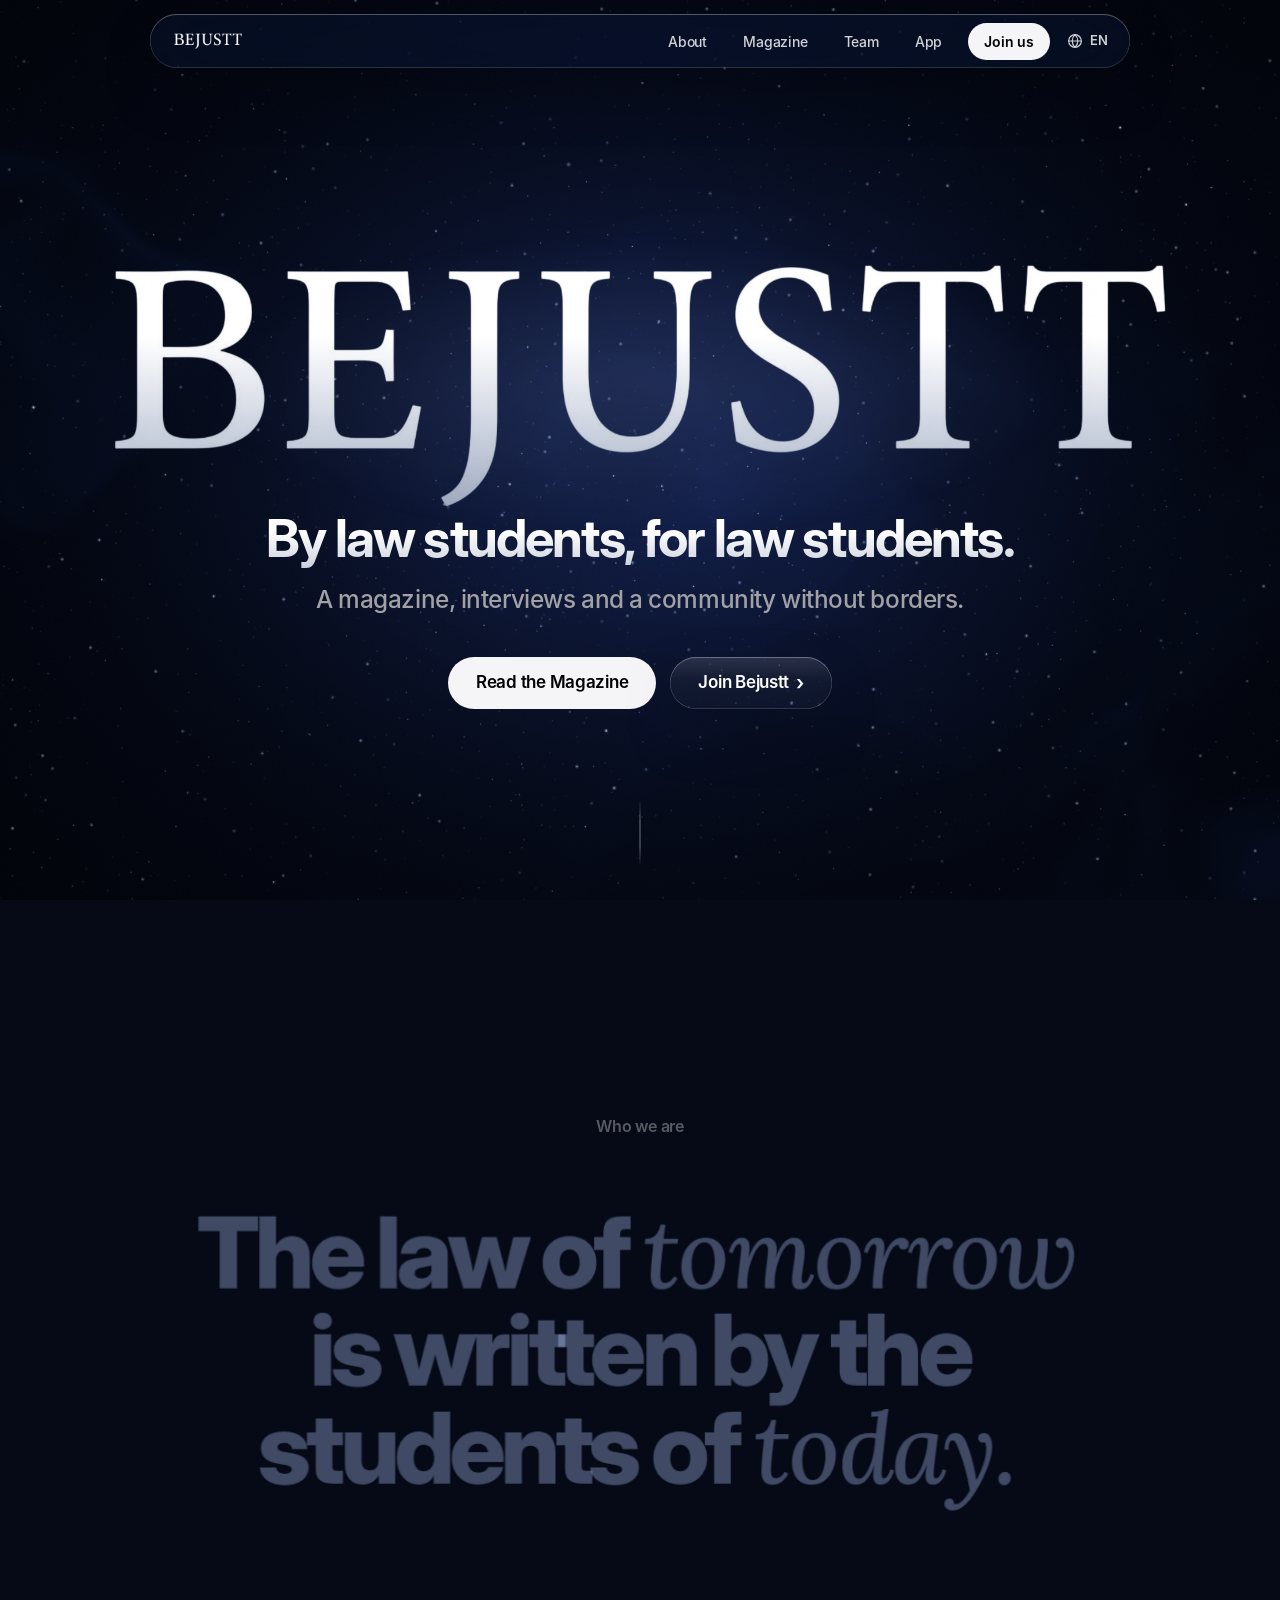
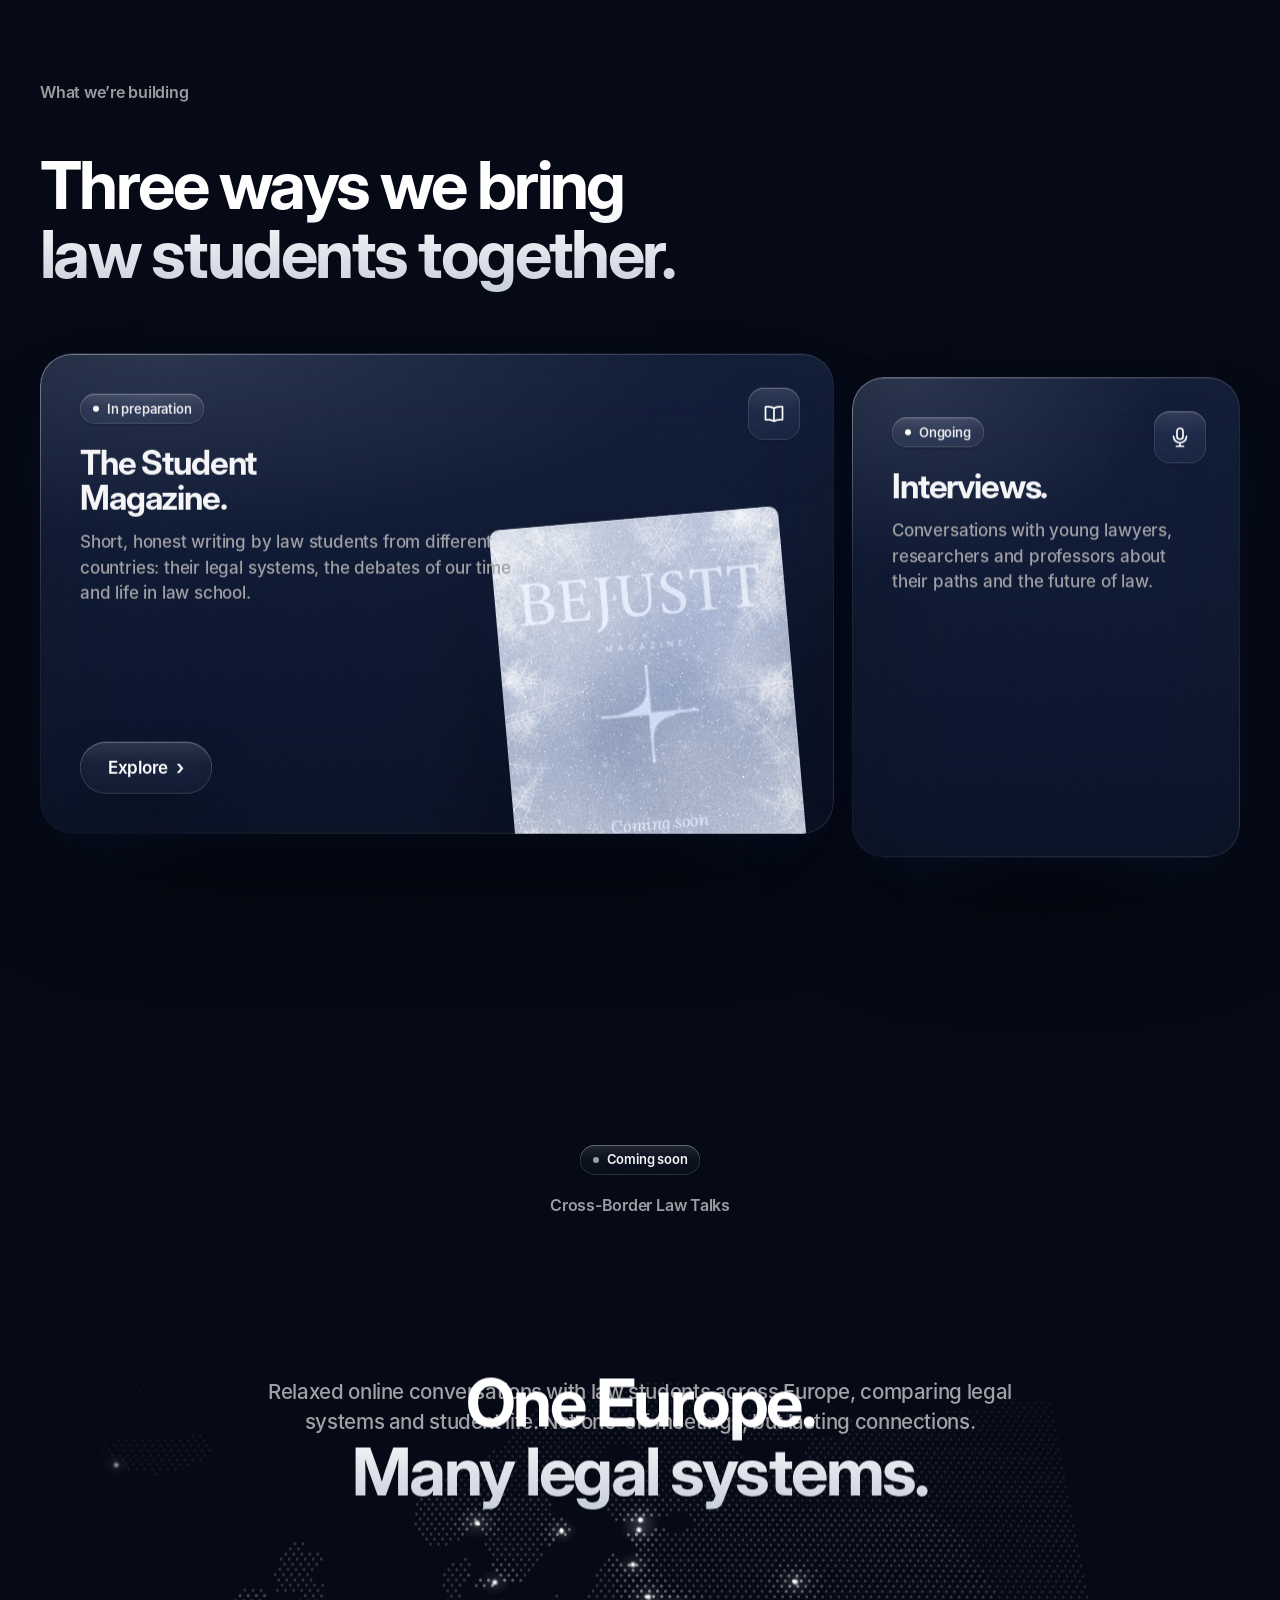
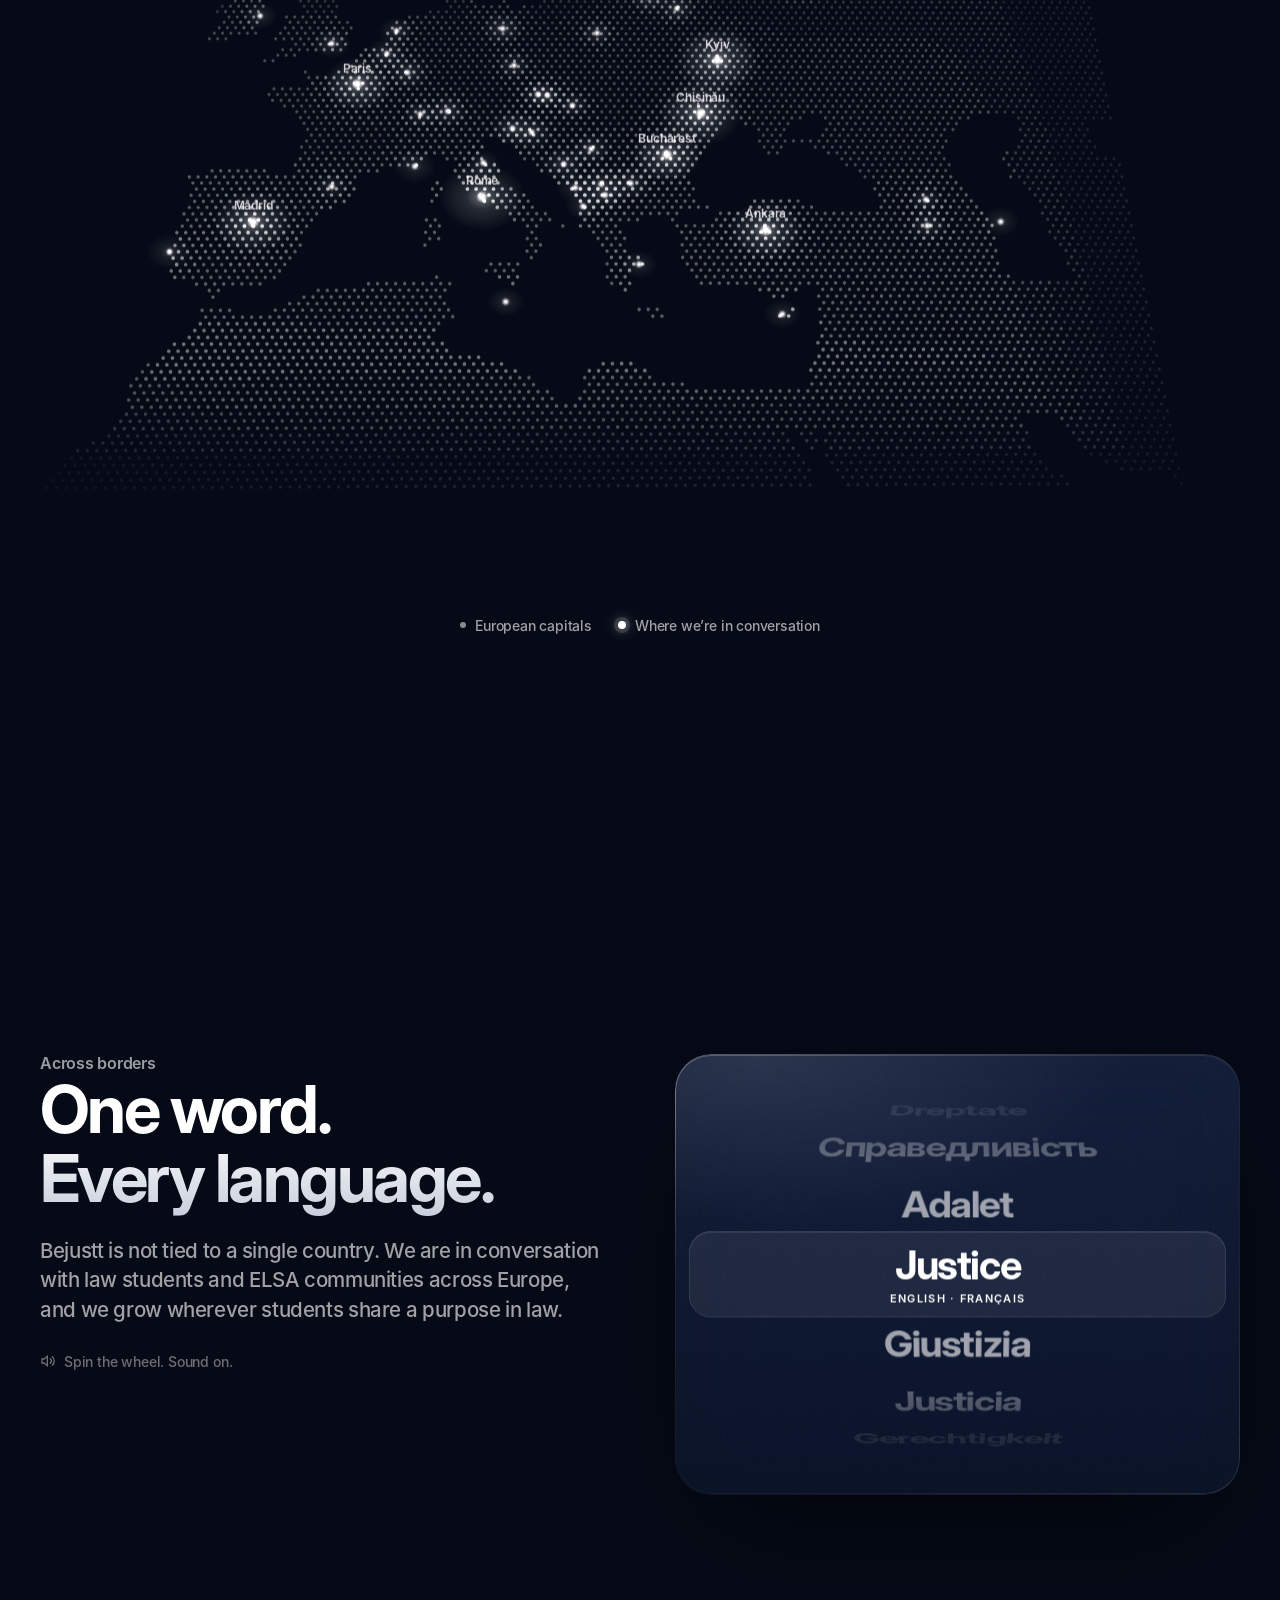
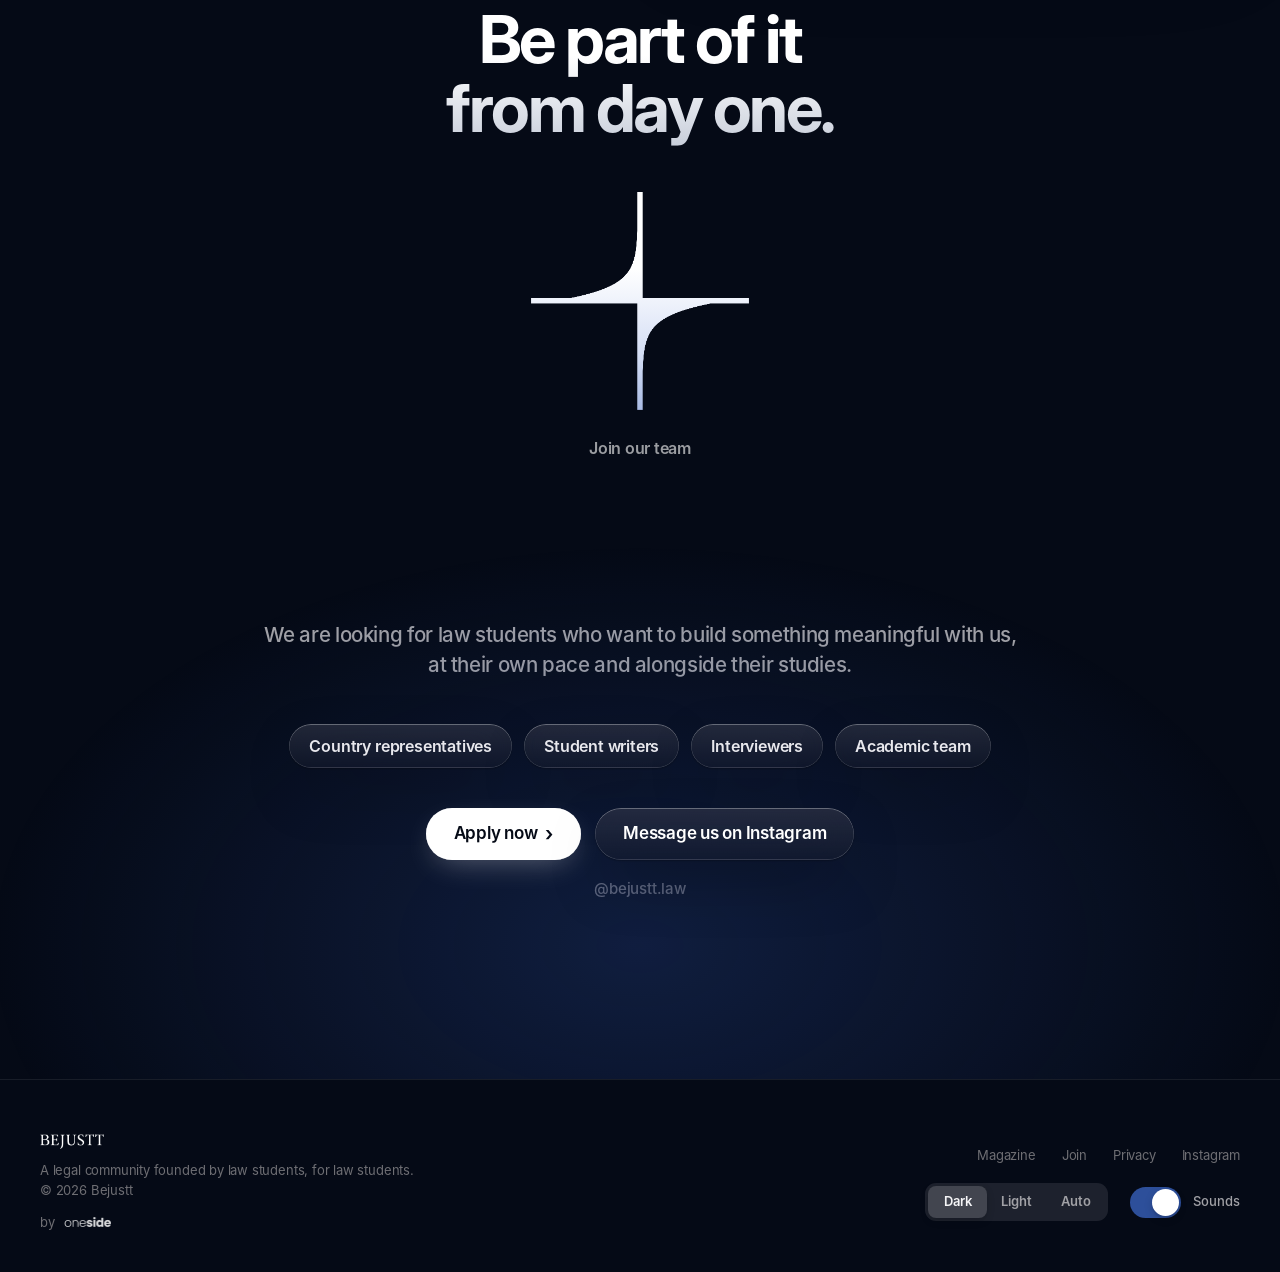
<file: index.html>
<!doctype html>
<html lang="en" data-theme="dark">
<head>
  <meta charset="utf-8">
  <meta name="viewport" content="width=device-width, initial-scale=1, viewport-fit=cover">
  <title>Bejustt — By law students, for law students</title>
  <meta name="description" content="Bejustt is a legal community founded by law students, for law students. A voice for those at the beginning of their journey in law.">
  <link rel="canonical" href="https://bejustt.org/">
  <link rel="alternate" hreflang="en" href="https://bejustt.org/?lang=en">
  <link rel="alternate" hreflang="tr" href="https://bejustt.org/?lang=tr">
  <link rel="alternate" hreflang="fr" href="https://bejustt.org/?lang=fr">
  <link rel="alternate" hreflang="it" href="https://bejustt.org/?lang=it">
  <link rel="alternate" hreflang="es" href="https://bejustt.org/?lang=es">
  <link rel="alternate" hreflang="de" href="https://bejustt.org/?lang=de">
  <link rel="alternate" hreflang="uk" href="https://bejustt.org/?lang=uk">
  <link rel="alternate" hreflang="ro" href="https://bejustt.org/?lang=ro">
  <link rel="alternate" hreflang="x-default" href="https://bejustt.org/">
  <meta name="theme-color" content="#02050f">
  <meta name="color-scheme" content="dark light">
  <meta property="og:type" content="website">
  <meta property="og:site_name" content="Bejustt">
  <meta property="og:title" content="Bejustt — By law students, for law students">
  <meta property="og:description" content="Bejustt is a legal community founded by law students, for law students. A voice for those at the beginning of their journey in law.">
  <meta property="og:url" content="https://bejustt.org/">
  <meta property="og:image" content="https://bejustt.org/assets/og.png">
  <meta property="og:image:width" content="1200">
  <meta property="og:image:height" content="630">
  <meta name="twitter:card" content="summary_large_image">
  <meta name="twitter:image" content="https://bejustt.org/assets/og.png">
  <link rel="icon" type="image/png" href="assets/favicon.png?v=32">
  <link rel="apple-touch-icon" href="assets/apple-touch-icon.png?v=32">
  <link rel="manifest" href="manifest.webmanifest">
  <meta name="apple-mobile-web-app-capable" content="yes">
  <meta name="apple-mobile-web-app-status-bar-style" content="black-translucent">
  <meta name="apple-mobile-web-app-title" content="Bejustt">
  <link rel="apple-touch-startup-image" media="(device-width: 440px) and (device-height: 956px) and (-webkit-device-pixel-ratio: 3) and (orientation: portrait)" href="assets/launch/1320x2868.jpg">
  <link rel="apple-touch-startup-image" media="(device-width: 402px) and (device-height: 874px) and (-webkit-device-pixel-ratio: 3) and (orientation: portrait)" href="assets/launch/1206x2622.jpg">
  <link rel="apple-touch-startup-image" media="(device-width: 430px) and (device-height: 932px) and (-webkit-device-pixel-ratio: 3) and (orientation: portrait)" href="assets/launch/1290x2796.jpg">
  <link rel="apple-touch-startup-image" media="(device-width: 393px) and (device-height: 852px) and (-webkit-device-pixel-ratio: 3) and (orientation: portrait)" href="assets/launch/1179x2556.jpg">
  <link rel="apple-touch-startup-image" media="(device-width: 428px) and (device-height: 926px) and (-webkit-device-pixel-ratio: 3) and (orientation: portrait)" href="assets/launch/1284x2778.jpg">
  <link rel="apple-touch-startup-image" media="(device-width: 390px) and (device-height: 844px) and (-webkit-device-pixel-ratio: 3) and (orientation: portrait)" href="assets/launch/1170x2532.jpg">
  <link rel="apple-touch-startup-image" media="(device-width: 375px) and (device-height: 812px) and (-webkit-device-pixel-ratio: 3) and (orientation: portrait)" href="assets/launch/1125x2436.jpg">
  <link rel="apple-touch-startup-image" media="(device-width: 414px) and (device-height: 896px) and (-webkit-device-pixel-ratio: 3) and (orientation: portrait)" href="assets/launch/1242x2688.jpg">
  <link rel="apple-touch-startup-image" media="(device-width: 414px) and (device-height: 896px) and (-webkit-device-pixel-ratio: 2) and (orientation: portrait)" href="assets/launch/828x1792.jpg">
  <link rel="apple-touch-startup-image" media="(device-width: 360px) and (device-height: 780px) and (-webkit-device-pixel-ratio: 3) and (orientation: portrait)" href="assets/launch/1080x2340.jpg">
  <link rel="apple-touch-startup-image" media="(device-width: 375px) and (device-height: 667px) and (-webkit-device-pixel-ratio: 2) and (orientation: portrait)" href="assets/launch/750x1334.jpg">
  <link rel="apple-touch-startup-image" media="(device-width: 1024px) and (device-height: 1366px) and (-webkit-device-pixel-ratio: 2) and (orientation: portrait)" href="assets/launch/2048x2732.jpg">
  <link rel="apple-touch-startup-image" media="(device-width: 834px) and (device-height: 1194px) and (-webkit-device-pixel-ratio: 2) and (orientation: portrait)" href="assets/launch/1668x2388.jpg">
  <link rel="apple-touch-startup-image" media="(device-width: 820px) and (device-height: 1180px) and (-webkit-device-pixel-ratio: 2) and (orientation: portrait)" href="assets/launch/1640x2360.jpg">
  <link rel="apple-touch-startup-image" media="(device-width: 810px) and (device-height: 1080px) and (-webkit-device-pixel-ratio: 2) and (orientation: portrait)" href="assets/launch/1620x2160.jpg">
  <link rel="preload" href="assets/fonts/InterDisplay-ExtraBold.woff" as="font" type="font/woff" crossorigin>
  <link rel="preload" href="assets/fonts/Inter-Medium.woff" as="font" type="font/woff" crossorigin>
  <script>try{var t=localStorage.getItem("bj-theme")||"dark";if(t==="auto")t=matchMedia("(prefers-color-scheme: light)").matches?"light":"dark";document.documentElement.dataset.theme=t;}catch(e){}</script>
  <link rel="stylesheet" href="assets/style.css?v=32">
<script type="application/ld+json">{"@context":"https://schema.org","@type":"Organization","name":"Bejustt",
"url":"https://bejustt.org/","logo":"https://bejustt.org/assets/icon-512.png","description":"A legal community founded by law students, for law students.",
"sameAs":["https://instagram.com/bejustt.law"]}</script>
</head>
<body data-title="title.home" data-page="home">

<a class="skip" href="#main" data-i18n="a11y.skip">Skip to content</a>
<header class="nav">
  <a class="nav-logo" href="./" aria-label="Bejustt home"><img src="assets/logo-sm.png" alt="Bejustt" width="113" height="27"></a>
  <ul class="nav-links">
    <li><a href="#about" data-i18n="nav.about">About</a></li>
    <li><a href="magazine/" data-i18n="nav.mag">Magazine</a></li>
    <li><a href="join/" data-i18n="nav.team">Team</a></li>
    <li><a href="app/" data-i18n="nav.app">App</a></li>
    <li><a class="nav-cta" href="https://ig.me/m/bejustt.law" target="_blank" rel="noopener" data-i18n="nav.join">Join us</a></li>
  </ul>
  <button class="lang-btn"  aria-expanded="false" aria-label="Language"><svg width="16" height="16" viewBox="0 0 24 24" fill="none" stroke="currentColor" stroke-width="1.8" stroke-linecap="round" aria-hidden="true"><circle cx="12" cy="12" r="9.5"/><path d="M2.5 12h19M12 2.5c2.8 2.6 4.2 5.8 4.2 9.5s-1.4 6.9-4.2 9.5c-2.8-2.6-4.2-5.8-4.2-9.5S9.2 5.1 12 2.5z"/></svg><span class="lang-code">EN</span></button>
  <button class="nav-toggle" aria-label="Menu" aria-expanded="false"><span></span></button>
</header>

<main id="main">
  <!-- HERO -->
  <section class="hero center">
    <div class="wrap">
      <h1 class="sr-only">Bejustt</h1>
      <div class="logo-stage">
        <img class="hero-logo" src="assets/logo.png" alt="" width="1796" height="423">
        <span class="sheen" aria-hidden="true"></span>
      </div>
      <p class="h-mid grad hero-title enter e2" data-i18n="hero.h1">By law students, for law students.</p>
      <p class="sub enter e3" data-i18n="hero.sub">A magazine, interviews and a community without borders.</p>
      <div class="ctas enter e4">
        <a class="btn btn-white magnet" href="magazine/" data-i18n="hero.read">Read the Magazine</a>
        <a class="btn btn-glass magnet" href="join/"><span data-i18n="hero.join">Join Bejustt</span> <span class="arr">›</span></a>
      </div>
    </div>
    <a class="scroll-cue enter e5" href="#about" aria-label="Scroll"><span></span></a>
  </section>

  <!-- MANIFESTO: one sentence, lit word by word as you fall through it -->
  <section class="manifesto" id="about">
    <div class="m-sticky">
      <div class="wrap">
        <p class="eyebrow m-eye" data-i18n="about.e">Who we are</p>
        <p class="statement" data-i18n="about.text">The law of tomorrow is written by the students of today.</p>
        <p class="m-sub" data-i18n="about.sub">Bejustt is where law students from different countries meet, write and are heard.</p>
      </div>
    </div>
  </section>

  <!-- WHAT WE DO -->
  <section class="section" id="work" style="padding-top:40px">
    <div class="wrap">
      <p class="eyebrow reveal" data-i18n="work.e">What we’re building</p>
      <h2 class="h-big grad reveal d1 gap" data-depth="0.07" data-i18n="work.h">Three ways we bring<br>law students together.</h2>
      <div class="bento">
        <article class="tile t-wide still reveal" data-depth="0.04">
          <span class="t-icon glass" aria-hidden="true"><svg viewBox="0 0 24 24"><path d="M12 6.5C10 5 7 4.5 3.5 5v13c3.5-.5 6.5 0 8.5 1.5 2-1.5 5-2 8.5-1.5V5c-3.5-.5-6.5 0-8.5 1.5zM12 6.5v13"/></svg></span>
          <span class="chip glass"><i></i><span data-i18n="mag.chip">In preparation</span></span>
          <h3 data-i18n="mag.h">The Student<br>Magazine.</h3>
          <p data-i18n="mag.p">Short, honest writing by law students from different countries: their legal systems, the debates of our time and life in law school.</p>
          <div class="poster poster-sm" aria-label="Bejustt Magazine, Issue 01, coming soon">
    <div class="p-sky" aria-hidden="true"></div>
    <div class="p-top"><span>Issue 01</span><span>by oneside</span></div>
    <div class="p-mast"><img src="assets/logo.png" alt="Bejustt"><span class="p-name">MAGAZINE</span></div>
    <div class="p-star" aria-hidden="true"></div><div class="p-soon">Coming soon</div>
    <div class="p-foot"><span>By law students, for law students</span><span>N° 01</span></div>
    <div class="p-glare" aria-hidden="true"></div>
  </div>
          <a class="btn btn-glass magnet t-btn" href="magazine/"><span data-i18n="mag.btn">Explore</span> <span class="arr">›</span></a>
        </article>
        <article class="tile t-narrow still reveal d1" data-depth="0.06">
          <span class="t-icon glass" aria-hidden="true"><svg viewBox="0 0 24 24"><rect x="9" y="3" width="6" height="11" rx="3"/><path d="M5.5 11a6.5 6.5 0 0 0 13 0M12 17.5V21M8.5 21h7"/></svg></span>
          <span class="chip glass"><i></i><span data-i18n="int.chip">Ongoing</span></span>
          <h3 data-i18n="int.h">Interviews.</h3>
          <p data-i18n="int.p">Conversations with young lawyers, researchers and professors about their paths and the future of law.</p>
          <div class="art"><canvas class="voice-field memo" aria-hidden="true"></canvas></div>
        </article>
      </div>
    </div>
  </section>

  <!-- BORDERS / EUROPE MAP -->
  <section class="section borders" id="borders">
    <div class="wrap center">
      <span class="chip glass muted reveal"><i></i><span data-i18n="talks.chip">Coming soon</span></span>
      <p class="eyebrow reveal d1" data-i18n="glb.e">Cross-Border Law Talks</p>
      <h2 class="h-big grad reveal d1 gap" data-depth="0.07" data-i18n="glb.h">One Europe.<br>Many legal systems.</h2>
      <p class="sub reveal d2" data-i18n="talks.p">Relaxed online conversations with law students across Europe, comparing legal systems and student life. Not one-off meetings, but lasting connections.</p>
    </div>
    <div class="map-stage reveal d2" data-depth="-0.04" aria-label="Map of Europe with its capitals">
      <canvas></canvas>
      <div class="map-tip" aria-hidden="true"></div>
    </div>
    <div class="globe-legend reveal d3">
      <span><i class="lg-cap"></i><span data-i18n="glb.l1">European capitals</span></span>
      <span><i class="lg-con"></i><span data-i18n="glb.l2">Where we’re in conversation</span></span>
    </div>
  </section>

  <!-- WHEEL -->
  <section class="section wheel-sec">
    <div class="wrap">
      <div>
        <p class="eyebrow reveal" data-i18n="wheel.e">Across borders</p>
        <h2 class="h-big grad reveal d1 gap" data-depth="0.07" data-i18n="wheel.h">One word.<br>Every language.</h2>
        <p class="sub reveal d2" data-i18n="wheel.p">Bejustt is not tied to a single country. We are in conversation with law students and ELSA communities across Europe, and we grow wherever students share a purpose in law.</p>
        <span class="sound-hint reveal d3">
          <svg width="16" height="16" viewBox="0 0 24 24" fill="none" stroke="currentColor" stroke-width="2" stroke-linecap="round" aria-hidden="true"><path d="M11 5 6 9H3v6h3l5 4z"/><path d="M15.5 8.5a5 5 0 0 1 0 7M18.5 5.5a9 9 0 0 1 0 13"/></svg>
          <span data-i18n="wheel.hint">Spin the wheel. Sound on.</span>
        </span>
      </div>
      <div class="wheel-card glass reveal d2" data-depth="0.05">
        <div class="wheel-lens" aria-hidden="true"></div>
        <div class="wheel jwheel" tabindex="0" role="listbox" aria-label="The word justice in European languages">
          <ul>
            <li role="option"><span class="w">Rechtvaardigheid</span><span class="l">Nederlands</span></li>
            <li role="option"><span class="w">Sprawiedliwość</span><span class="l">Polski</span></li>
            <li role="option"><span class="w">Dreptate</span><span class="l">Română</span></li>
            <li role="option"><span class="w">Справедливість</span><span class="l">Українська</span></li>
            <li role="option"><span class="w">Adalet</span><span class="l">Türkçe</span></li>
            <li role="option" data-start><span class="w">Justice</span><span class="l">English · Français</span></li>
            <li role="option"><span class="w">Giustizia</span><span class="l">Italiano</span></li>
            <li role="option"><span class="w">Justicia</span><span class="l">Español</span></li>
            <li role="option"><span class="w">Gerechtigkeit</span><span class="l">Deutsch</span></li>
            <li role="option"><span class="w">Justiça</span><span class="l">Português</span></li>
            <li role="option"><span class="w">Δικαιοσύνη</span><span class="l">Ελληνικά</span></li>
            <li role="option"><span class="w">Rättvisa</span><span class="l">Svenska</span></li>
            <li role="option"><span class="w">Spravedlnost</span><span class="l">Čeština</span></li>
          </ul>
        </div>
      </div>
    </div>
  </section>

  <!-- JOIN -->
  <section class="section join center" id="join">
    <div class="os-hero"><span class="os-rays"></span><i class="os-big"></i></div>
    <div class="wrap">
      <p class="eyebrow reveal" data-i18n="join.e">Join our team</p>
      <h2 class="h-big grad reveal d1 gap" data-depth="0.07" data-i18n="join.h">Be part of it<br>from day one.</h2>
      <p class="sub reveal d2" data-i18n="join.p">We are looking for law students who want to build something meaningful with us, at their own pace and alongside their studies.</p>
      <div class="roles reveal d3">
        <span class="glass" data-i18n="role.1">Country representatives</span>
        <span class="glass" data-i18n="role.2">Student writers</span>
        <span class="glass" data-i18n="role.3">Interviewers</span>
        <span class="glass" data-i18n="role.4">Academic team</span>
      </div>
      <div class="ctas reveal d4">
        <a class="btn btn-accent magnet" href="join/#apply"><span data-i18n="join.apply">Apply now</span> <span class="arr">›</span></a>
        <a class="btn btn-glass magnet" href="https://instagram.com/bejustt.law" target="_blank" rel="noopener" data-i18n="join.btn">Message us on Instagram</a>
      </div>
      <span class="handle reveal d4">@bejustt.law</span>
    </div>
  </section>
</main>

<footer class="footer">
  <div class="wrap">
    <div class="f-brand">
      <img src="assets/logo-sm.png" alt="Bejustt" width="113" height="27">
      <div data-i18n="foot.tag">A legal community founded by law students, for law students.</div>
      <div>© <span data-year></span> Bejustt</div>
      <div class="by-oneside"><span data-i18n="foot.by">by</span> <img class="os-word" src="assets/os-word.png" alt="oneside" width="191" height="80"></div>
    </div>
    <div class="f-side">
      <nav aria-label="Footer">
        <a href="magazine/" data-i18n="foot.mag">Magazine</a>
        <a href="join/" data-i18n="foot.join">Join</a>
        <a href="privacy/" data-i18n="foot.privacy">Privacy</a>
        <a href="https://instagram.com/bejustt.law" target="_blank" rel="noopener">Instagram</a>
      </nav>
      <div class="f-controls">
        <div class="seg" role="radiogroup" aria-label="Appearance">
          <span class="seg-thumb" aria-hidden="true"></span>
          <button role="radio" data-theme-set="dark" data-i18n="th.dark">Dark</button>
          <button role="radio" data-theme-set="light" data-i18n="th.light">Light</button>
          <button role="radio" data-theme-set="auto" data-i18n="th.auto">Auto</button>
        </div>
        <button class="switch" role="switch" aria-checked="true"><span class="tr"></span><span data-i18n="foot.sounds">Sounds</span></button>
      </div>
    </div>
  </div>
</footer>

<div class="join-dock" role="complementary" aria-label="Join our team">
  <a href="https://ig.me/m/bejustt.law" target="_blank" rel="noopener">
    <span class="jd-ig" aria-hidden="true"><svg viewBox="0 0 24 24" fill="none" stroke="currentColor" stroke-width="1.8"><rect x="3" y="3" width="18" height="18" rx="5.2"/><circle cx="12" cy="12" r="4.2"/><circle cx="17.4" cy="6.6" r="1.1" fill="currentColor" stroke="none"/></svg></span>
    <span class="jd-t"><b data-i18n="dock.t">Want to join our team?</b><small data-i18n="dock.s">Message us on Instagram</small></span>
    <span class="jd-go" aria-hidden="true">›</span>
  </a>
  <button class="jd-x" type="button" aria-label="Close">×</button>
</div>

<div class="lang-scrim" aria-hidden="true"></div>
<div class="lang-sheet" role="dialog" aria-modal="true" aria-labelledby="lang-title">
  <div class="grabber" aria-hidden="true"></div>
  <div class="lang-head">
    <p class="lang-title" id="lang-title" data-i18n="lang.title">Language</p>
    <button class="lang-done" data-i18n="lang.done">Done</button>
  </div>
  <div class="lwheel-wrap">
    <div class="wheel-lens" aria-hidden="true"></div>
    <div class="wheel lwheel" tabindex="0" role="listbox" aria-labelledby="lang-title"><ul></ul></div>
  </div>
</div>

<script src="assets/depth.js?v=32"></script>
<script src="assets/i18n.js?v=32"></script>
<script src="assets/site.js?v=32"></script>
<script src="assets/map-data.js?v=32"></script>
<script src="assets/europe-map.js?v=32"></script>
<script src="assets/frost.js?v=32"></script>
</body>
</html>
</file>
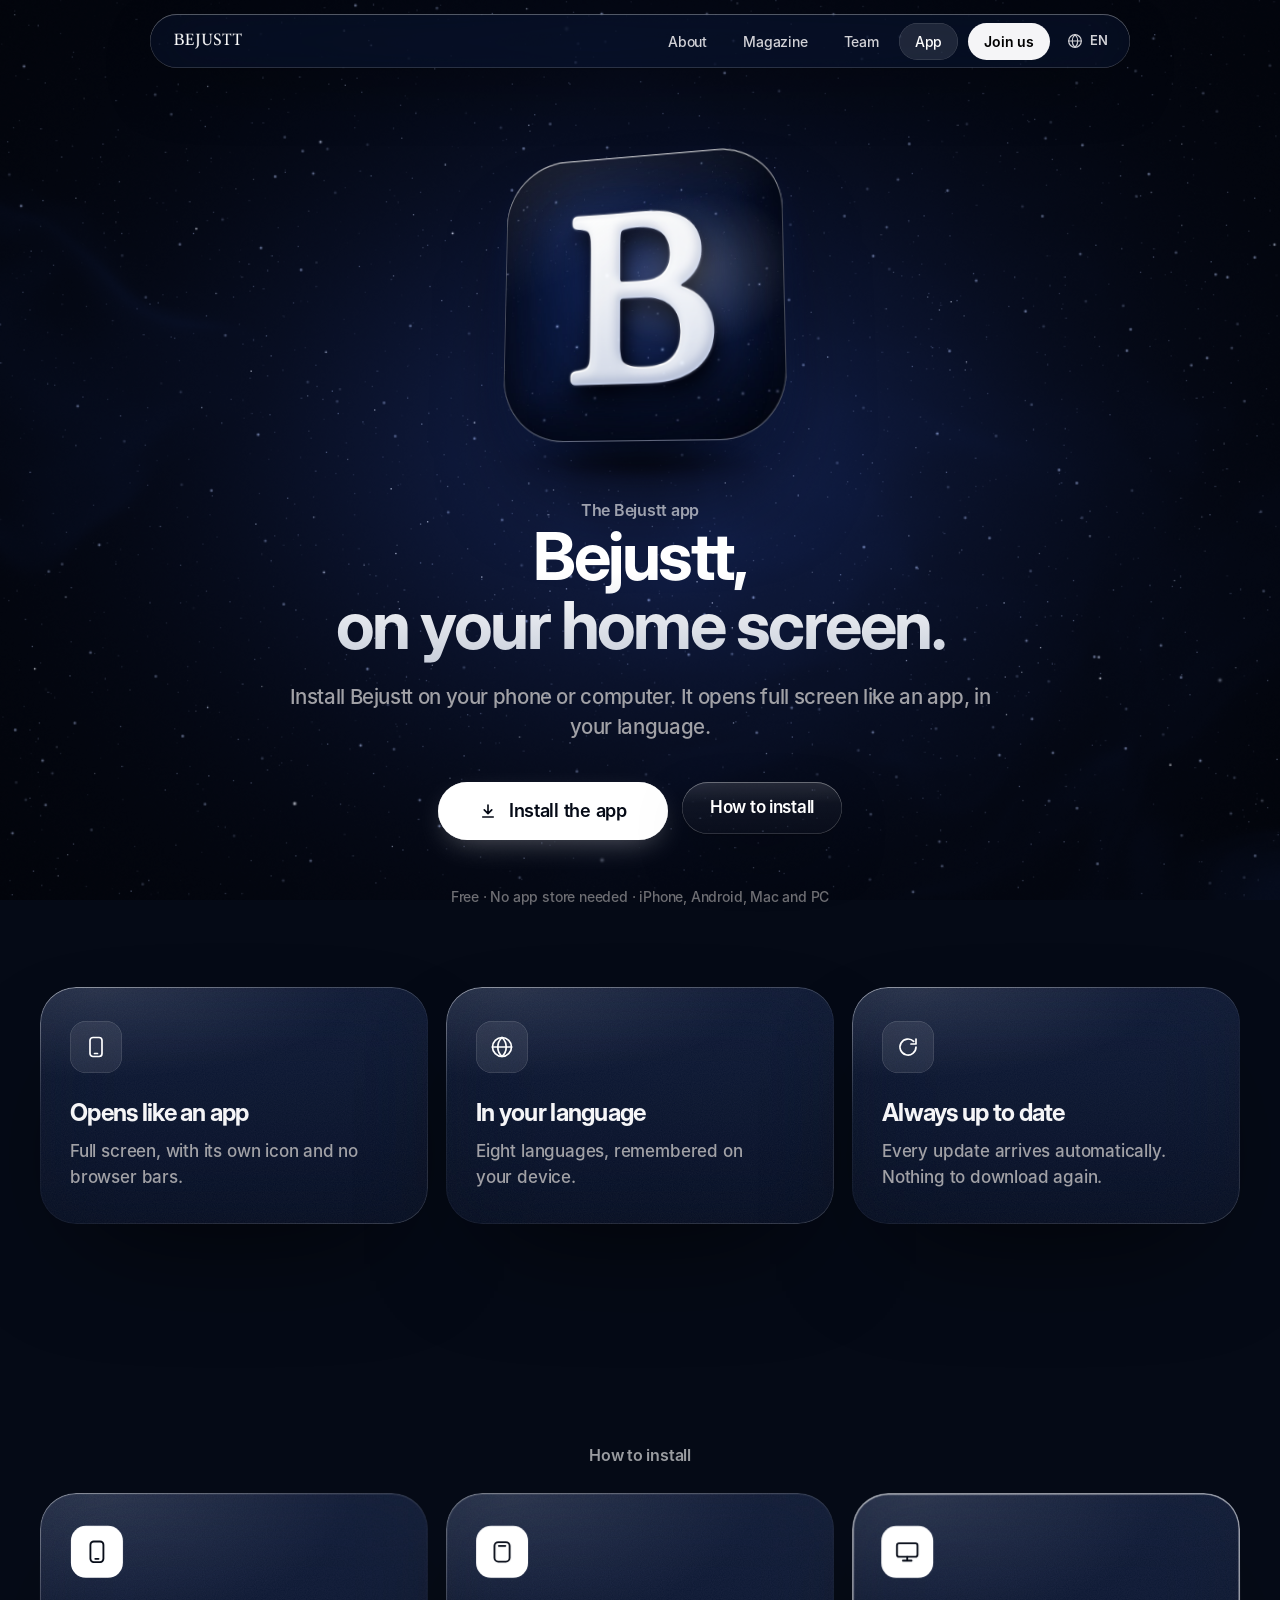
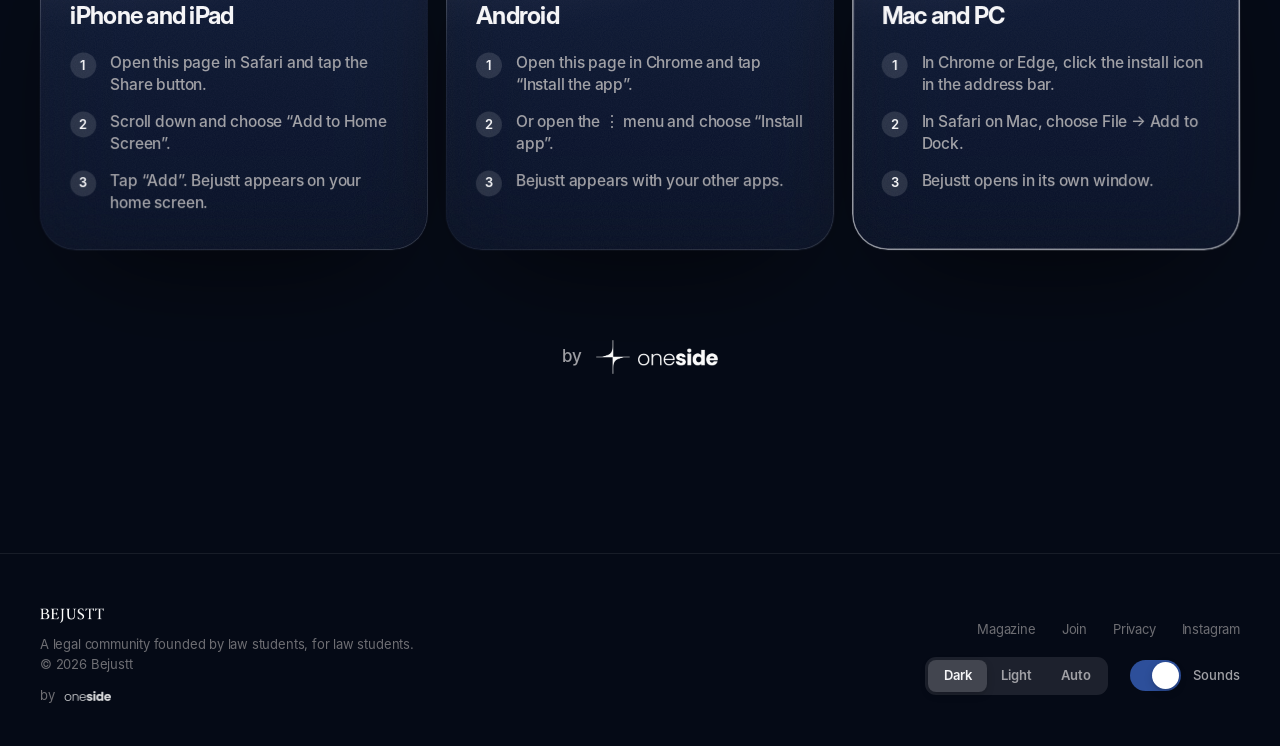
<file: app/index.html>
<!doctype html>
<html lang="en" data-theme="dark">
<head>
  <meta charset="utf-8">
  <meta name="viewport" content="width=device-width, initial-scale=1, viewport-fit=cover">
  <title>App — Bejustt</title>
  <meta name="description" content="Install the Bejustt app on iPhone, Android, Mac and PC.">
  <link rel="canonical" href="https://bejustt.org/app/">
  <link rel="alternate" hreflang="en" href="https://bejustt.org/app/?lang=en">
  <link rel="alternate" hreflang="tr" href="https://bejustt.org/app/?lang=tr">
  <link rel="alternate" hreflang="fr" href="https://bejustt.org/app/?lang=fr">
  <link rel="alternate" hreflang="it" href="https://bejustt.org/app/?lang=it">
  <link rel="alternate" hreflang="es" href="https://bejustt.org/app/?lang=es">
  <link rel="alternate" hreflang="de" href="https://bejustt.org/app/?lang=de">
  <link rel="alternate" hreflang="uk" href="https://bejustt.org/app/?lang=uk">
  <link rel="alternate" hreflang="ro" href="https://bejustt.org/app/?lang=ro">
  <link rel="alternate" hreflang="x-default" href="https://bejustt.org/app/">
  <meta name="theme-color" content="#02050f">
  <meta name="color-scheme" content="dark light">
  <meta property="og:type" content="website">
  <meta property="og:site_name" content="Bejustt">
  <meta property="og:title" content="App — Bejustt">
  <meta property="og:description" content="Install the Bejustt app on iPhone, Android, Mac and PC.">
  <meta property="og:url" content="https://bejustt.org/app/">
  <meta property="og:image" content="https://bejustt.org/assets/og.png">
  <meta property="og:image:width" content="1200">
  <meta property="og:image:height" content="630">
  <meta name="twitter:card" content="summary_large_image">
  <meta name="twitter:image" content="https://bejustt.org/assets/og.png">
  <link rel="icon" type="image/png" href="../assets/favicon.png?v=32">
  <link rel="apple-touch-icon" href="../assets/apple-touch-icon.png?v=32">
  <link rel="manifest" href="../manifest.webmanifest">
  <meta name="apple-mobile-web-app-capable" content="yes">
  <meta name="apple-mobile-web-app-status-bar-style" content="black-translucent">
  <meta name="apple-mobile-web-app-title" content="Bejustt">
  <link rel="apple-touch-startup-image" media="(device-width: 440px) and (device-height: 956px) and (-webkit-device-pixel-ratio: 3) and (orientation: portrait)" href="../assets/launch/1320x2868.jpg">
  <link rel="apple-touch-startup-image" media="(device-width: 402px) and (device-height: 874px) and (-webkit-device-pixel-ratio: 3) and (orientation: portrait)" href="../assets/launch/1206x2622.jpg">
  <link rel="apple-touch-startup-image" media="(device-width: 430px) and (device-height: 932px) and (-webkit-device-pixel-ratio: 3) and (orientation: portrait)" href="../assets/launch/1290x2796.jpg">
  <link rel="apple-touch-startup-image" media="(device-width: 393px) and (device-height: 852px) and (-webkit-device-pixel-ratio: 3) and (orientation: portrait)" href="../assets/launch/1179x2556.jpg">
  <link rel="apple-touch-startup-image" media="(device-width: 428px) and (device-height: 926px) and (-webkit-device-pixel-ratio: 3) and (orientation: portrait)" href="../assets/launch/1284x2778.jpg">
  <link rel="apple-touch-startup-image" media="(device-width: 390px) and (device-height: 844px) and (-webkit-device-pixel-ratio: 3) and (orientation: portrait)" href="../assets/launch/1170x2532.jpg">
  <link rel="apple-touch-startup-image" media="(device-width: 375px) and (device-height: 812px) and (-webkit-device-pixel-ratio: 3) and (orientation: portrait)" href="../assets/launch/1125x2436.jpg">
  <link rel="apple-touch-startup-image" media="(device-width: 414px) and (device-height: 896px) and (-webkit-device-pixel-ratio: 3) and (orientation: portrait)" href="../assets/launch/1242x2688.jpg">
  <link rel="apple-touch-startup-image" media="(device-width: 414px) and (device-height: 896px) and (-webkit-device-pixel-ratio: 2) and (orientation: portrait)" href="../assets/launch/828x1792.jpg">
  <link rel="apple-touch-startup-image" media="(device-width: 360px) and (device-height: 780px) and (-webkit-device-pixel-ratio: 3) and (orientation: portrait)" href="../assets/launch/1080x2340.jpg">
  <link rel="apple-touch-startup-image" media="(device-width: 375px) and (device-height: 667px) and (-webkit-device-pixel-ratio: 2) and (orientation: portrait)" href="../assets/launch/750x1334.jpg">
  <link rel="apple-touch-startup-image" media="(device-width: 1024px) and (device-height: 1366px) and (-webkit-device-pixel-ratio: 2) and (orientation: portrait)" href="../assets/launch/2048x2732.jpg">
  <link rel="apple-touch-startup-image" media="(device-width: 834px) and (device-height: 1194px) and (-webkit-device-pixel-ratio: 2) and (orientation: portrait)" href="../assets/launch/1668x2388.jpg">
  <link rel="apple-touch-startup-image" media="(device-width: 820px) and (device-height: 1180px) and (-webkit-device-pixel-ratio: 2) and (orientation: portrait)" href="../assets/launch/1640x2360.jpg">
  <link rel="apple-touch-startup-image" media="(device-width: 810px) and (device-height: 1080px) and (-webkit-device-pixel-ratio: 2) and (orientation: portrait)" href="../assets/launch/1620x2160.jpg">
  <link rel="preload" href="../assets/fonts/InterDisplay-ExtraBold.woff" as="font" type="font/woff" crossorigin>
  <link rel="preload" href="../assets/fonts/Inter-Medium.woff" as="font" type="font/woff" crossorigin>
  <script>try{var t=localStorage.getItem("bj-theme")||"dark";if(t==="auto")t=matchMedia("(prefers-color-scheme: light)").matches?"light":"dark";document.documentElement.dataset.theme=t;}catch(e){}</script>
  <link rel="stylesheet" href="../assets/style.css?v=32">
</head>
<body data-title="title.app" data-page="app">

<a class="skip" href="#main" data-i18n="a11y.skip">Skip to content</a>
<header class="nav">
  <a class="nav-logo" href="../" aria-label="Bejustt home"><img src="../assets/logo-sm.png" alt="Bejustt" width="113" height="27"></a>
  <ul class="nav-links">
    <li><a href="../#about" data-i18n="nav.about">About</a></li>
    <li><a href="../magazine/" data-i18n="nav.mag">Magazine</a></li>
    <li><a href="../join/" data-i18n="nav.team">Team</a></li>
    <li><a href="../app/" data-i18n="nav.app" aria-current="page">App</a></li>
    <li><a class="nav-cta" href="https://ig.me/m/bejustt.law" target="_blank" rel="noopener" data-i18n="nav.join">Join us</a></li>
  </ul>
  <button class="lang-btn"  aria-expanded="false" aria-label="Language"><svg width="16" height="16" viewBox="0 0 24 24" fill="none" stroke="currentColor" stroke-width="1.8" stroke-linecap="round" aria-hidden="true"><circle cx="12" cy="12" r="9.5"/><path d="M2.5 12h19M12 2.5c2.8 2.6 4.2 5.8 4.2 9.5s-1.4 6.9-4.2 9.5c-2.8-2.6-4.2-5.8-4.2-9.5S9.2 5.1 12 2.5z"/></svg><span class="lang-code">EN</span></button>
  <button class="nav-toggle" aria-label="Menu" aria-expanded="false"><span></span></button>
</header>

<main id="main" class="app-page">
  <section class="app-hero">
    <div class="wrap center">
      <div class="app-icon-stage" aria-hidden="true">
        <div class="ai3d">
          <div class="ai-plate"><img src="../assets/icon-plate.jpg?v=32" alt="" width="720" height="720"></div>
          <img class="ai-mark ai-l1" src="../assets/icon-mark.png?v=32" alt="" width="720" height="720">
          <span class="ai-gloss"></span>
          <span class="ai-edge"></span>
        </div>
        <span class="app-icon-shadow"></span>
        <span class="ai-hint"></span>
      </div>
      <p class="eyebrow enter e1" data-i18n="app.e">The Bejustt app</p>
      <h1 class="h-big grad enter e2 gap" data-i18n="app.h">Bejustt,<br>on your home screen.</h1>
      <p class="sub enter e3" data-i18n="app.sub">Install Bejustt on your phone or computer. It opens full screen like an app, in your language.</p>
      <div class="ctas enter e4">
        <button class="btn btn-accent magnet install-btn get-btn" type="button">
          <span class="gb-ic" aria-hidden="true"><svg width="18" height="18" viewBox="0 0 24 24" fill="none" stroke="currentColor" stroke-width="2.2" stroke-linecap="round" stroke-linejoin="round"><path d="M12 4v11M7 10.5l5 5 5-5M5 20h14"/></svg></span>
          <svg class="gb-ring" viewBox="0 0 24 24" aria-hidden="true"><circle cx="12" cy="12" r="9"/></svg>
          <svg class="gb-check" viewBox="0 0 24 24" aria-hidden="true"><path d="M5 12.5l4.5 4.5L19 7.5"/></svg>
          <span class="gb-t" data-i18n="app.btn">Install the app</span>
        </button>
        <a class="btn btn-glass magnet" href="#how" data-i18n="app.how">How to install</a>
      </div>
      <p class="app-status enter e4" role="status" aria-live="polite"></p>
      <p class="app-meta enter e5" data-i18n="app.meta">Free · No app store needed · iPhone, Android, Mac and PC</p>
    </div>
  </section>

  <section class="section" style="padding-top:40px">
    <div class="wrap">
      <div class="feat-grid">
        <div data-tilt="6" class="feat glass-xl spot reveal">
          <span class="t-icon" aria-hidden="true"><svg viewBox="0 0 24 24"><rect x="6" y="2.5" width="12" height="19" rx="3"/><path d="M10.5 18.5h3"/></svg></span>
          <h3 data-i18n="app.f1.t">Opens like an app</h3><p data-i18n="app.f1.d">Full screen, with its own icon and no browser bars.</p>
        </div>
        <div data-tilt="6" class="feat glass-xl spot reveal d1">
          <span class="t-icon" aria-hidden="true"><svg viewBox="0 0 24 24"><circle cx="12" cy="12" r="9.5"/><path d="M2.5 12h19M12 2.5c2.8 2.6 4.2 5.8 4.2 9.5s-1.4 6.9-4.2 9.5c-2.8-2.6-4.2-5.8-4.2-9.5S9.2 5.1 12 2.5z"/></svg></span>
          <h3 data-i18n="app.f2.t">In your language</h3><p data-i18n="app.f2.d">Eight languages, remembered on your device.</p>
        </div>
        <div data-tilt="6" class="feat glass-xl spot reveal d2">
          <span class="t-icon" aria-hidden="true"><svg viewBox="0 0 24 24"><path d="M20 12a8 8 0 1 1-2.3-5.6M20 4v5h-5"/></svg></span>
          <h3 data-i18n="app.f3.t">Always up to date</h3><p data-i18n="app.f3.d">Every update arrives automatically. Nothing to download again.</p>
        </div>
      </div>
    </div>
  </section>

  <section class="section" id="how" style="padding-top:40px">
    <div class="wrap">
      <p class="eyebrow reveal center" data-i18n="app.how">How to install</p>
      <div class="plat-grid">
        <article data-tilt="5" class="plat glass-xl spot reveal" data-plat="ios">
          <span class="plat-ic" aria-hidden="true"><svg viewBox="0 0 24 24"><rect x="6" y="2.5" width="12" height="19" rx="3"/><path d="M10.5 18.5h3"/></svg></span>
          <h3 data-i18n="app.ios.t">iPhone and iPad</h3>
          <ol>
            <li><b>1</b><span data-i18n="app.ios.1">Open this page in Safari and tap the Share button.</span></li>
            <li><b>2</b><span data-i18n="app.ios.2">Scroll down and choose “Add to Home Screen”.</span></li>
            <li><b>3</b><span data-i18n="app.ios.3">Tap “Add”. Bejustt appears on your home screen.</span></li>
          </ol>
        </article>
        <article data-tilt="5" class="plat glass-xl spot reveal d1" data-plat="android">
          <span class="plat-ic" aria-hidden="true"><svg viewBox="0 0 24 24"><rect x="5" y="3" width="14" height="18" rx="3.5"/><path d="M9 6.5h6"/></svg></span>
          <h3 data-i18n="app.and.t">Android</h3>
          <ol>
            <li><b>1</b><span data-i18n="app.and.1">Open this page in Chrome and tap “Install the app”.</span></li>
            <li><b>2</b><span data-i18n="app.and.2">Or open the ⋮ menu and choose “Install app”.</span></li>
            <li><b>3</b><span data-i18n="app.and.3">Bejustt appears with your other apps.</span></li>
          </ol>
        </article>
        <article data-tilt="5" class="plat glass-xl spot reveal d2" data-plat="desktop">
          <span class="plat-ic" aria-hidden="true"><svg viewBox="0 0 24 24"><rect x="2.5" y="4" width="19" height="12.5" rx="2"/><path d="M8 20h8M12 16.5V20"/></svg></span>
          <h3 data-i18n="app.desk.t">Mac and PC</h3>
          <ol>
            <li><b>1</b><span data-i18n="app.desk.1">In Chrome or Edge, click the install icon in the address bar.</span></li>
            <li><b>2</b><span data-i18n="app.desk.2">In Safari on Mac, choose File → Add to Dock.</span></li>
            <li><b>3</b><span data-i18n="app.desk.3">Bejustt opens in its own window.</span></li>
          </ol>
        </article>
      </div>
      <div class="by-block reveal">
        <span>by</span>
        <img src="../assets/oneside.png" alt="oneside" width="2916" height="812">
      </div>
    </div>
  </section>

  <!-- iOS install sheet -->
  <div class="ios-sheet" role="dialog" aria-modal="true" aria-labelledby="ios-t" hidden>
    <div class="ios-card glass-xl">
      <div class="grabber" aria-hidden="true"></div>
      <img src="../assets/app-icon-360.png?v=32" alt="" width="72" height="72">
      <h3 id="ios-t" data-i18n="app.ios.t">iPhone and iPad</h3>
      <div class="ios-demo" aria-hidden="true">
        <div class="ios-menu">
          <div class="im-row"><span class="im-ph"></span><i class="im-ic im-copy"></i></div>
          <div class="im-row im-hl"><span data-i18n="app.ios.add">Add to Home Screen</span><i class="im-ic im-add"></i></div>
          <div class="im-row"><span class="im-ph" style="width:46%"></span><i class="im-ic im-book"></i></div>
        </div>
        <div class="ios-bar"><i class="ib-ic ib-back"></i><i class="ib-ic ib-fwd"></i><i class="ib-share"><svg viewBox="0 0 24 24"><path d="M12 3v12M7.5 7.5 12 3l4.5 4.5M6 11H5v10h14V11h-1"/></svg></i><i class="ib-ic ib-book"></i><i class="ib-ic ib-tabs"></i></div>
      </div>
      <p class="ios-line"><b data-i18n="app.tap">Tap</b> <svg class="ios-share-ic" viewBox="0 0 24 24" aria-hidden="true"><path d="M12 3v12M7.5 7.5 12 3l4.5 4.5M6 11H5v10h14V11h-1"/></svg> <span data-i18n="app.then">then “Add to Home Screen”</span></p>
      <ol>
        <li><b>1</b><span data-i18n="app.ios.1">Open this page in Safari and tap the Share button.</span></li>
        <li><b>2</b><span data-i18n="app.ios.2">Scroll down and choose “Add to Home Screen”.</span></li>
        <li><b>3</b><span data-i18n="app.ios.3">Tap “Add”. Bejustt appears on your home screen.</span></li>
      </ol>
      <button class="btn btn-accent ios-close" type="button" data-i18n="lang.done">Done</button>
    </div>
    <span class="ios-arrow" aria-hidden="true"></span>
  </div>
</main>

<footer class="footer">
  <div class="wrap">
    <div class="f-brand">
      <img src="../assets/logo-sm.png" alt="Bejustt" width="113" height="27">
      <div data-i18n="foot.tag">A legal community founded by law students, for law students.</div>
      <div>© <span data-year></span> Bejustt</div>
      <div class="by-oneside"><span data-i18n="foot.by">by</span> <img class="os-word" src="../assets/os-word.png" alt="oneside" width="191" height="80"></div>
    </div>
    <div class="f-side">
      <nav aria-label="Footer">
        <a href="../magazine/" data-i18n="foot.mag">Magazine</a>
        <a href="../join/" data-i18n="foot.join">Join</a>
        <a href="../privacy/" data-i18n="foot.privacy">Privacy</a>
        <a href="https://instagram.com/bejustt.law" target="_blank" rel="noopener">Instagram</a>
      </nav>
      <div class="f-controls">
        <div class="seg" role="radiogroup" aria-label="Appearance">
          <span class="seg-thumb" aria-hidden="true"></span>
          <button role="radio" data-theme-set="dark" data-i18n="th.dark">Dark</button>
          <button role="radio" data-theme-set="light" data-i18n="th.light">Light</button>
          <button role="radio" data-theme-set="auto" data-i18n="th.auto">Auto</button>
        </div>
        <button class="switch" role="switch" aria-checked="true"><span class="tr"></span><span data-i18n="foot.sounds">Sounds</span></button>
      </div>
    </div>
  </div>
</footer>

<div class="join-dock" role="complementary" aria-label="Join our team">
  <a href="https://ig.me/m/bejustt.law" target="_blank" rel="noopener">
    <span class="jd-ig" aria-hidden="true"><svg viewBox="0 0 24 24" fill="none" stroke="currentColor" stroke-width="1.8"><rect x="3" y="3" width="18" height="18" rx="5.2"/><circle cx="12" cy="12" r="4.2"/><circle cx="17.4" cy="6.6" r="1.1" fill="currentColor" stroke="none"/></svg></span>
    <span class="jd-t"><b data-i18n="dock.t">Want to join our team?</b><small data-i18n="dock.s">Message us on Instagram</small></span>
    <span class="jd-go" aria-hidden="true">›</span>
  </a>
  <button class="jd-x" type="button" aria-label="Close">×</button>
</div>

<div class="lang-scrim" aria-hidden="true"></div>
<div class="lang-sheet" role="dialog" aria-modal="true" aria-labelledby="lang-title">
  <div class="grabber" aria-hidden="true"></div>
  <div class="lang-head">
    <p class="lang-title" id="lang-title" data-i18n="lang.title">Language</p>
    <button class="lang-done" data-i18n="lang.done">Done</button>
  </div>
  <div class="lwheel-wrap">
    <div class="wheel-lens" aria-hidden="true"></div>
    <div class="wheel lwheel" tabindex="0" role="listbox" aria-labelledby="lang-title"><ul></ul></div>
  </div>
</div>

<script src="../assets/depth.js?v=32"></script>
<script src="../assets/i18n.js?v=32"></script>
<script src="../assets/site.js?v=32"></script>
</body>
</html>
</file>
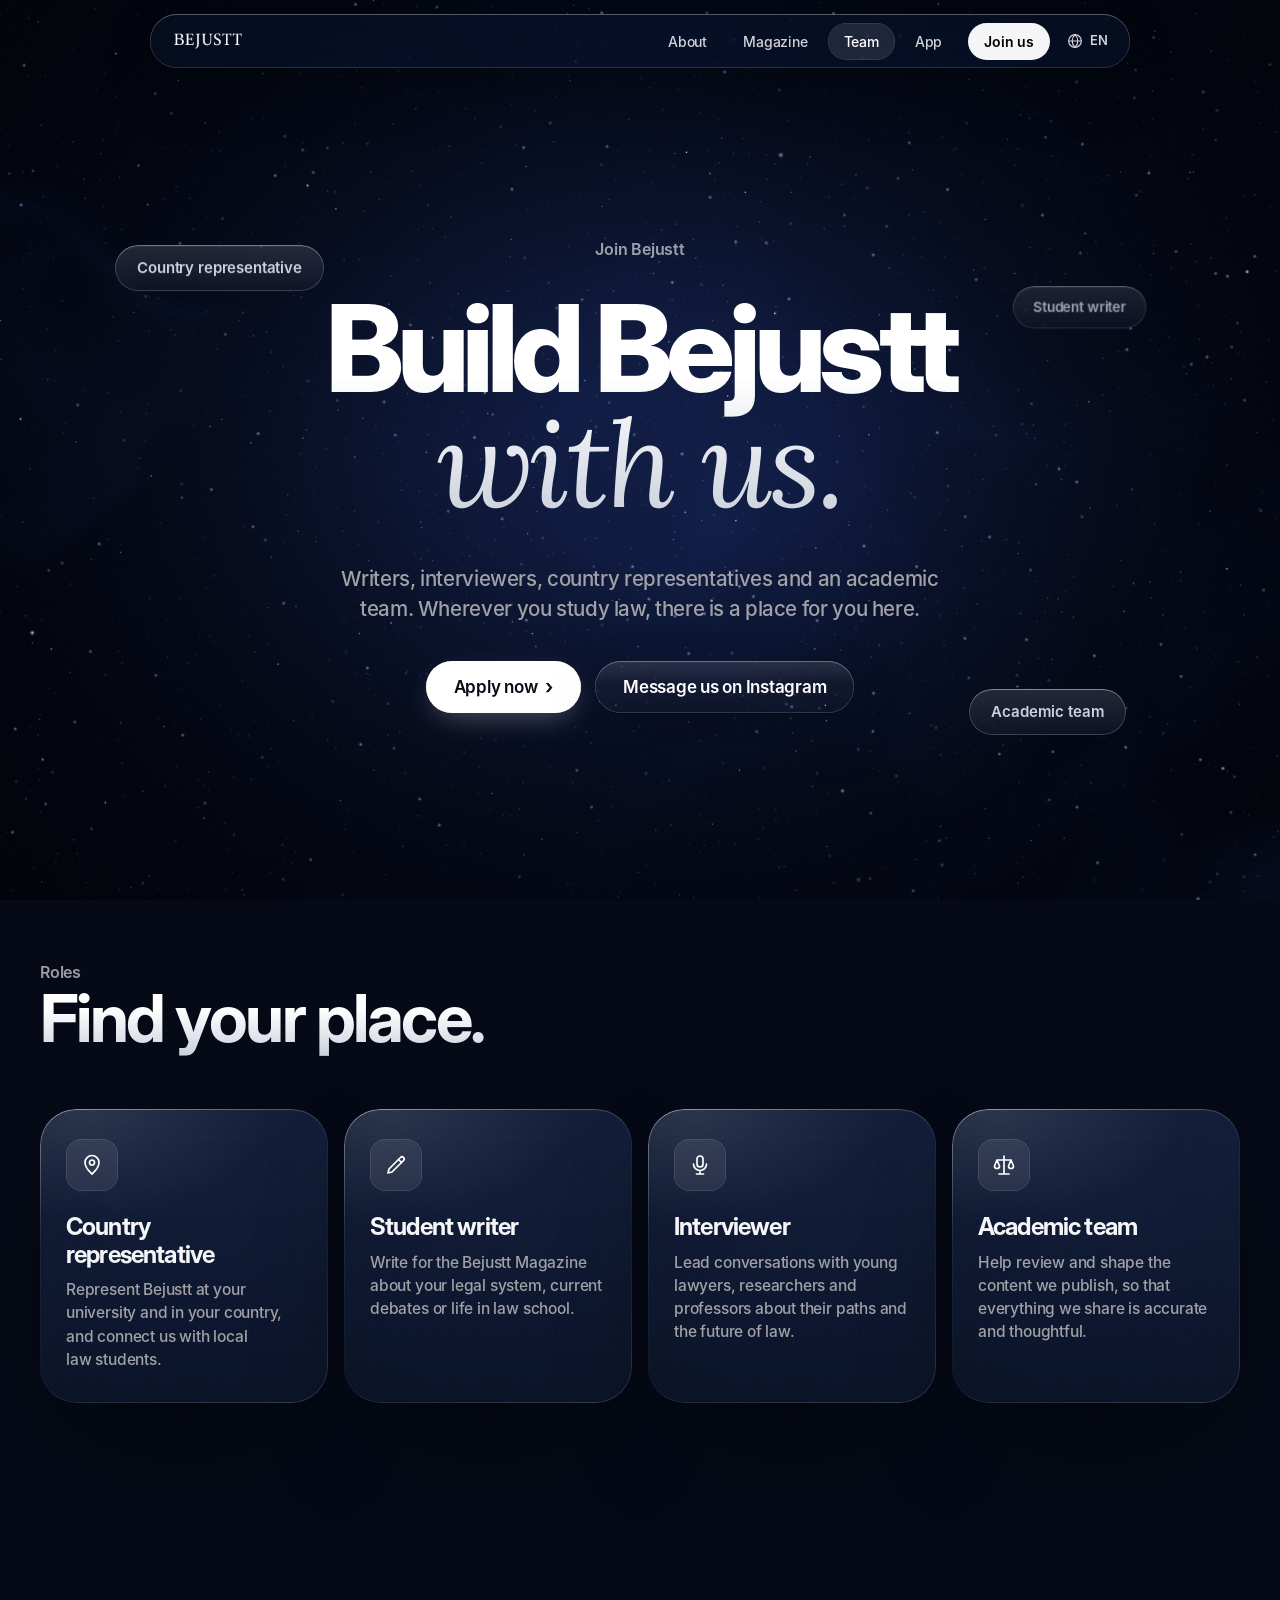
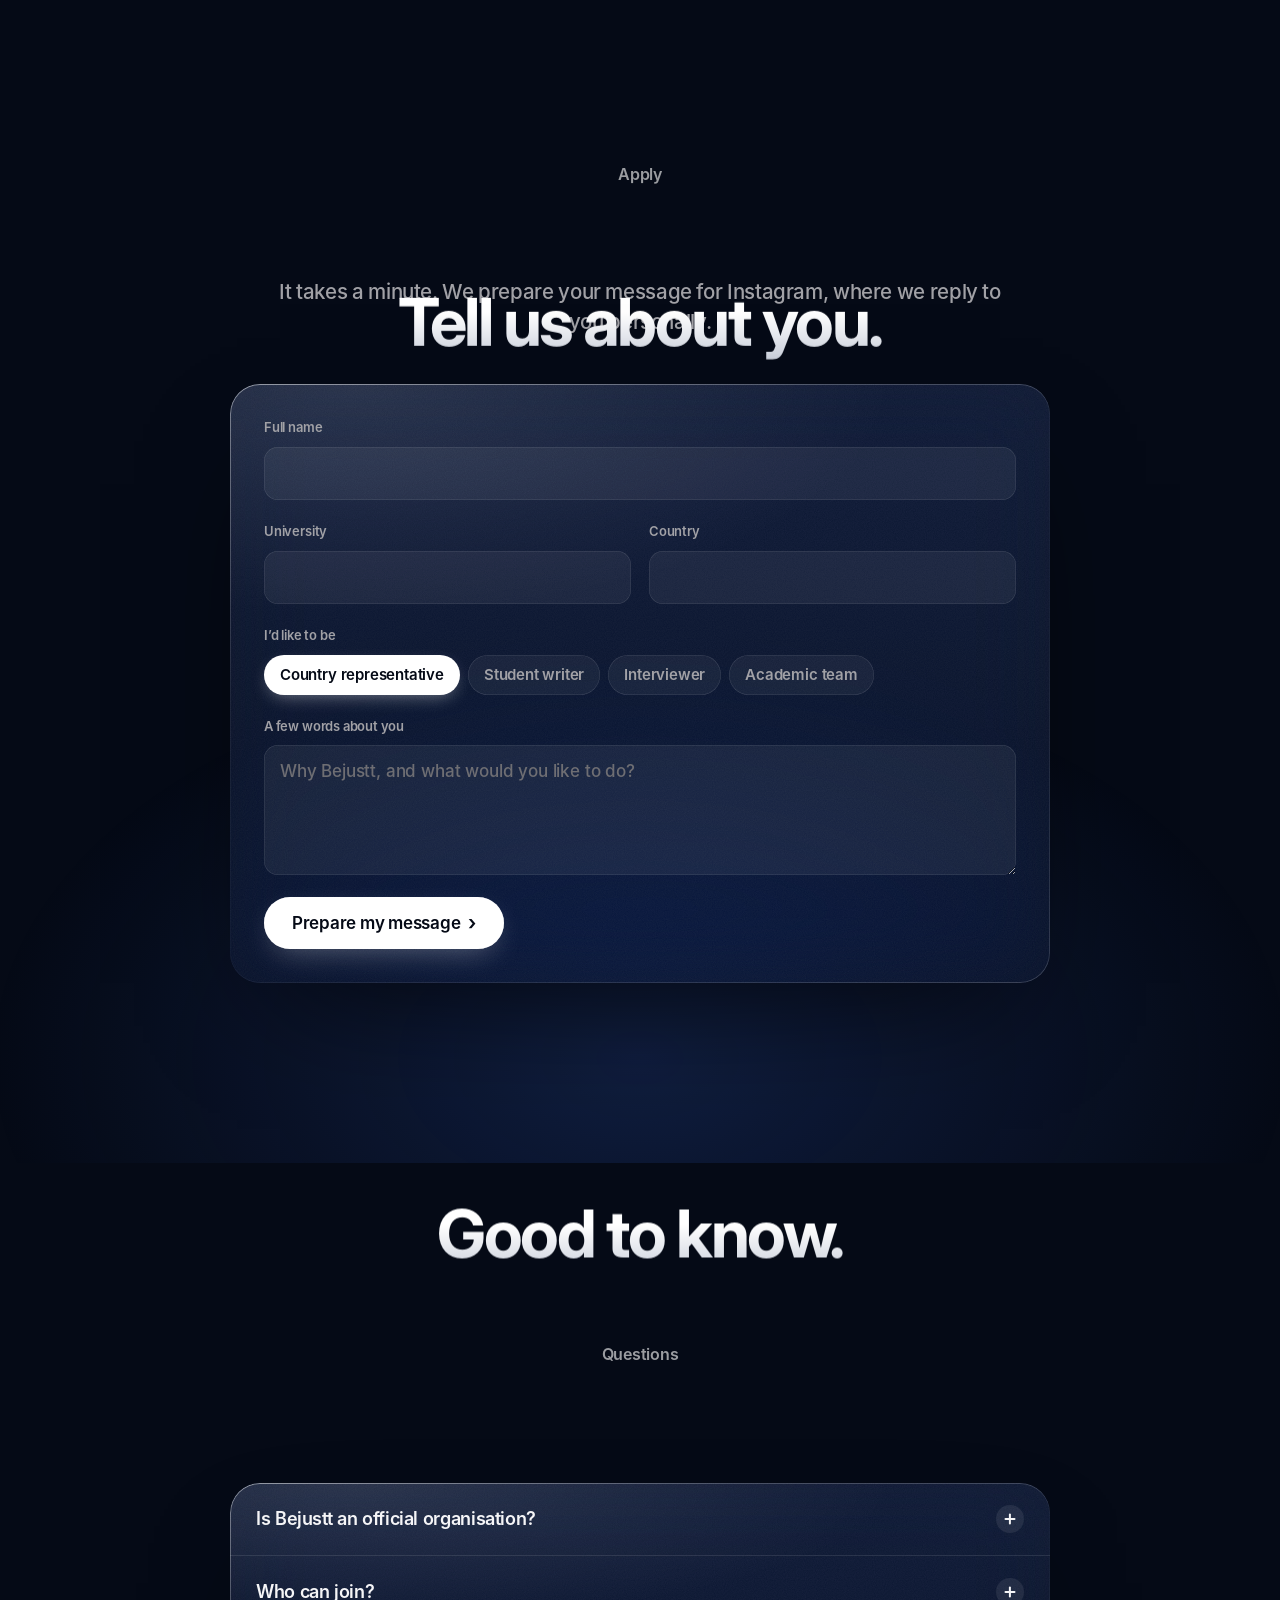
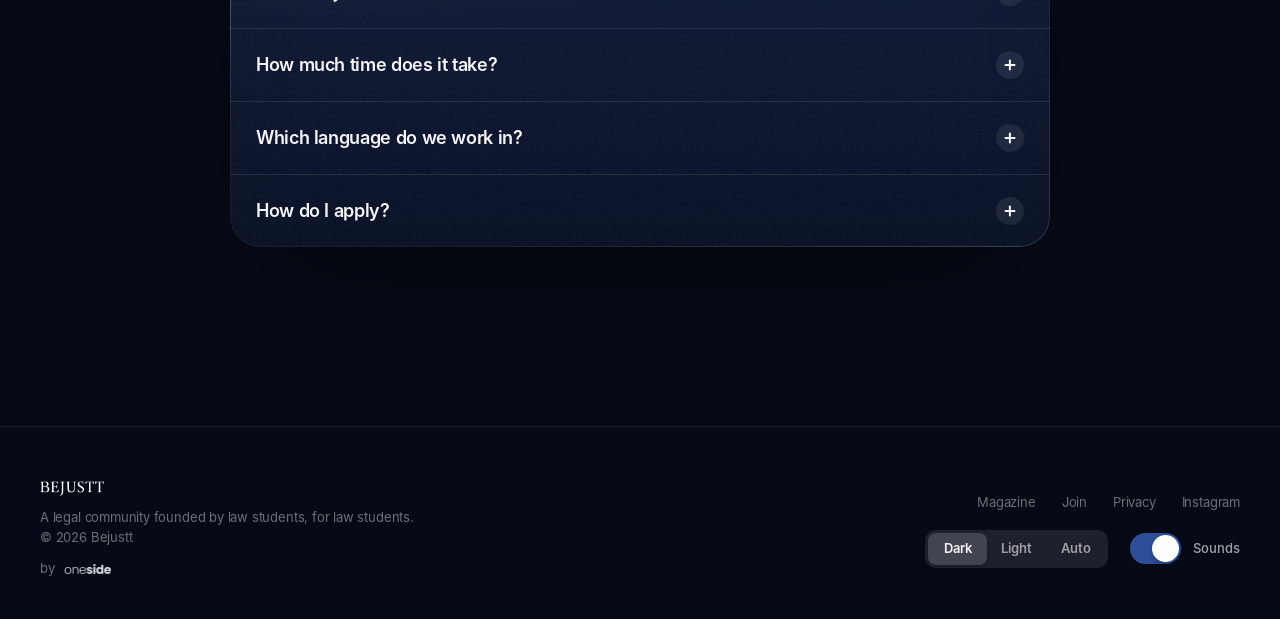
<file: join/index.html>
<!doctype html>
<html lang="en" data-theme="dark">
<head>
  <meta charset="utf-8">
  <meta name="viewport" content="width=device-width, initial-scale=1, viewport-fit=cover">
  <title>Join — Bejustt</title>
  <meta name="description" content="Join the Bejustt team: country representatives, student writers, interviewers and academic team.">
  <link rel="canonical" href="https://bejustt.org/join/">
  <link rel="alternate" hreflang="en" href="https://bejustt.org/join/?lang=en">
  <link rel="alternate" hreflang="tr" href="https://bejustt.org/join/?lang=tr">
  <link rel="alternate" hreflang="fr" href="https://bejustt.org/join/?lang=fr">
  <link rel="alternate" hreflang="it" href="https://bejustt.org/join/?lang=it">
  <link rel="alternate" hreflang="es" href="https://bejustt.org/join/?lang=es">
  <link rel="alternate" hreflang="de" href="https://bejustt.org/join/?lang=de">
  <link rel="alternate" hreflang="uk" href="https://bejustt.org/join/?lang=uk">
  <link rel="alternate" hreflang="ro" href="https://bejustt.org/join/?lang=ro">
  <link rel="alternate" hreflang="x-default" href="https://bejustt.org/join/">
  <meta name="theme-color" content="#02050f">
  <meta name="color-scheme" content="dark light">
  <meta property="og:type" content="website">
  <meta property="og:site_name" content="Bejustt">
  <meta property="og:title" content="Join — Bejustt">
  <meta property="og:description" content="Join the Bejustt team: country representatives, student writers, interviewers and academic team.">
  <meta property="og:url" content="https://bejustt.org/join/">
  <meta property="og:image" content="https://bejustt.org/assets/og.png">
  <meta property="og:image:width" content="1200">
  <meta property="og:image:height" content="630">
  <meta name="twitter:card" content="summary_large_image">
  <meta name="twitter:image" content="https://bejustt.org/assets/og.png">
  <link rel="icon" type="image/png" href="../assets/favicon.png?v=32">
  <link rel="apple-touch-icon" href="../assets/apple-touch-icon.png?v=32">
  <link rel="manifest" href="../manifest.webmanifest">
  <meta name="apple-mobile-web-app-capable" content="yes">
  <meta name="apple-mobile-web-app-status-bar-style" content="black-translucent">
  <meta name="apple-mobile-web-app-title" content="Bejustt">
  <link rel="apple-touch-startup-image" media="(device-width: 440px) and (device-height: 956px) and (-webkit-device-pixel-ratio: 3) and (orientation: portrait)" href="../assets/launch/1320x2868.jpg">
  <link rel="apple-touch-startup-image" media="(device-width: 402px) and (device-height: 874px) and (-webkit-device-pixel-ratio: 3) and (orientation: portrait)" href="../assets/launch/1206x2622.jpg">
  <link rel="apple-touch-startup-image" media="(device-width: 430px) and (device-height: 932px) and (-webkit-device-pixel-ratio: 3) and (orientation: portrait)" href="../assets/launch/1290x2796.jpg">
  <link rel="apple-touch-startup-image" media="(device-width: 393px) and (device-height: 852px) and (-webkit-device-pixel-ratio: 3) and (orientation: portrait)" href="../assets/launch/1179x2556.jpg">
  <link rel="apple-touch-startup-image" media="(device-width: 428px) and (device-height: 926px) and (-webkit-device-pixel-ratio: 3) and (orientation: portrait)" href="../assets/launch/1284x2778.jpg">
  <link rel="apple-touch-startup-image" media="(device-width: 390px) and (device-height: 844px) and (-webkit-device-pixel-ratio: 3) and (orientation: portrait)" href="../assets/launch/1170x2532.jpg">
  <link rel="apple-touch-startup-image" media="(device-width: 375px) and (device-height: 812px) and (-webkit-device-pixel-ratio: 3) and (orientation: portrait)" href="../assets/launch/1125x2436.jpg">
  <link rel="apple-touch-startup-image" media="(device-width: 414px) and (device-height: 896px) and (-webkit-device-pixel-ratio: 3) and (orientation: portrait)" href="../assets/launch/1242x2688.jpg">
  <link rel="apple-touch-startup-image" media="(device-width: 414px) and (device-height: 896px) and (-webkit-device-pixel-ratio: 2) and (orientation: portrait)" href="../assets/launch/828x1792.jpg">
  <link rel="apple-touch-startup-image" media="(device-width: 360px) and (device-height: 780px) and (-webkit-device-pixel-ratio: 3) and (orientation: portrait)" href="../assets/launch/1080x2340.jpg">
  <link rel="apple-touch-startup-image" media="(device-width: 375px) and (device-height: 667px) and (-webkit-device-pixel-ratio: 2) and (orientation: portrait)" href="../assets/launch/750x1334.jpg">
  <link rel="apple-touch-startup-image" media="(device-width: 1024px) and (device-height: 1366px) and (-webkit-device-pixel-ratio: 2) and (orientation: portrait)" href="../assets/launch/2048x2732.jpg">
  <link rel="apple-touch-startup-image" media="(device-width: 834px) and (device-height: 1194px) and (-webkit-device-pixel-ratio: 2) and (orientation: portrait)" href="../assets/launch/1668x2388.jpg">
  <link rel="apple-touch-startup-image" media="(device-width: 820px) and (device-height: 1180px) and (-webkit-device-pixel-ratio: 2) and (orientation: portrait)" href="../assets/launch/1640x2360.jpg">
  <link rel="apple-touch-startup-image" media="(device-width: 810px) and (device-height: 1080px) and (-webkit-device-pixel-ratio: 2) and (orientation: portrait)" href="../assets/launch/1620x2160.jpg">
  <link rel="preload" href="../assets/fonts/InterDisplay-ExtraBold.woff" as="font" type="font/woff" crossorigin>
  <link rel="preload" href="../assets/fonts/Inter-Medium.woff" as="font" type="font/woff" crossorigin>
  <script>try{var t=localStorage.getItem("bj-theme")||"dark";if(t==="auto")t=matchMedia("(prefers-color-scheme: light)").matches?"light":"dark";document.documentElement.dataset.theme=t;}catch(e){}</script>
  <link rel="stylesheet" href="../assets/style.css?v=32">
</head>
<body data-title="title.join" data-page="join">

<a class="skip" href="#main" data-i18n="a11y.skip">Skip to content</a>
<header class="nav">
  <a class="nav-logo" href="../" aria-label="Bejustt home"><img src="../assets/logo-sm.png" alt="Bejustt" width="113" height="27"></a>
  <ul class="nav-links">
    <li><a href="../#about" data-i18n="nav.about">About</a></li>
    <li><a href="../magazine/" data-i18n="nav.mag">Magazine</a></li>
    <li><a href="../join/" data-i18n="nav.team" aria-current="page">Team</a></li>
    <li><a href="../app/" data-i18n="nav.app">App</a></li>
    <li><a class="nav-cta" href="https://ig.me/m/bejustt.law" target="_blank" rel="noopener" data-i18n="nav.join">Join us</a></li>
  </ul>
  <button class="lang-btn"  aria-expanded="false" aria-label="Language"><svg width="16" height="16" viewBox="0 0 24 24" fill="none" stroke="currentColor" stroke-width="1.8" stroke-linecap="round" aria-hidden="true"><circle cx="12" cy="12" r="9.5"/><path d="M2.5 12h19M12 2.5c2.8 2.6 4.2 5.8 4.2 9.5s-1.4 6.9-4.2 9.5c-2.8-2.6-4.2-5.8-4.2-9.5S9.2 5.1 12 2.5z"/></svg><span class="lang-code">EN</span></button>
  <button class="nav-toggle" aria-label="Menu" aria-expanded="false"><span></span></button>
</header>

<main id="main">
  <section class="j-hero">
    <div class="jh-orbit" aria-hidden="true">
      <span class="jh-pill p1" data-depth="0.16" data-i18n="rr.t">Country representative</span>
      <span class="jh-pill p2" data-depth="0.1" data-i18n="rw.t">Student writer</span>
      <span class="jh-pill p3" data-depth="0.22" data-i18n="ri.t">Interviewer</span>
      <span class="jh-pill p4" data-depth="0.08" data-i18n="ra.t">Academic team</span>
    </div>
    <div class="wrap center jh-core">
      <p class="eyebrow enter e1" data-i18n="jp.e">Join Bejustt</p>
      <h1 class="jh-title grad enter e2" data-i18n="jp.h">Build Bejustt<br><i>with us.</i></h1>
      <p class="sub enter e3" data-i18n="jp.sub">Writers, interviewers, country representatives and an academic team. Wherever you study law, there is a place for you here.</p>
      <div class="ctas enter e4">
        <a class="btn btn-accent magnet" href="#apply"><span data-i18n="join.apply">Apply now</span> <span class="arr">›</span></a>
        <a class="btn btn-glass magnet" href="https://ig.me/m/bejustt.law" target="_blank" rel="noopener"><span data-i18n="join.btn">Message us on Instagram</span></a>
      </div>
    </div>
  </section>

  <!-- ROLES -->
  <section class="section" style="padding-top:60px">
    <div class="wrap">
      <p class="eyebrow reveal" data-i18n="jr.e">Roles</p>
      <h2 class="h-big grad reveal d1 gap" data-i18n="jr.h">Find your place.</h2>
      <div class="role-grid">
        <article data-tilt="6" class="rcard glass spot reveal">
          <span class="t-icon" aria-hidden="true"><svg viewBox="0 0 24 24"><path d="M12 21s-7-6.2-7-11.5a7 7 0 0 1 14 0C19 14.8 12 21 12 21z"/><circle cx="12" cy="9.5" r="2.5"/></svg></span>
          <h3 data-i18n="rr.t">Country representative</h3>
          <p data-i18n="rr.d">Represent Bejustt at your university and in your country, and connect us with local law students.</p>
        </article>
        <article data-tilt="6" class="rcard glass spot reveal d1">
          <span class="t-icon" aria-hidden="true"><svg viewBox="0 0 24 24"><path d="M4 20l4-1L19.5 7.5a2.1 2.1 0 0 0-3-3L5 16z"/><path d="M14.5 6.5l3 3"/></svg></span>
          <h3 data-i18n="rw.t">Student writer</h3>
          <p data-i18n="rw.d">Write for the Bejustt Magazine about your legal system, current debates or life in law school.</p>
        </article>
        <article data-tilt="6" class="rcard glass spot reveal d2">
          <span class="t-icon" aria-hidden="true"><svg viewBox="0 0 24 24"><rect x="9" y="3" width="6" height="11" rx="3"/><path d="M5.5 11a6.5 6.5 0 0 0 13 0M12 17.5V21M8.5 21h7"/></svg></span>
          <h3 data-i18n="ri.t">Interviewer</h3>
          <p data-i18n="ri.d">Lead conversations with young lawyers, researchers and professors about their paths and the future of law.</p>
        </article>
        <article data-tilt="6" class="rcard glass spot reveal d3">
          <span class="t-icon" aria-hidden="true"><svg viewBox="0 0 24 24"><path d="M12 3v18M7 21h10M5 7h14M5 7l-2.5 6a2.5 2.5 0 0 0 5 0zM19 7l-2.5 6a2.5 2.5 0 0 0 5 0z"/></svg></span>
          <h3 data-i18n="ra.t">Academic team</h3>
          <p data-i18n="ra.d">Help review and shape the content we publish, so that everything we share is accurate and thoughtful.</p>
        </article>
      </div>
    </div>
  </section>

  <!-- APPLY -->
  <section class="section join" id="apply">
    <div class="wrap narrow">
      <div class="center">
        <p class="eyebrow reveal" data-i18n="f.e">Apply</p>
        <h2 class="h-big grad reveal d1 gap" data-depth="0.07" data-i18n="f.h">Tell us about you.</h2>
        <p class="sub reveal d2" data-i18n="f.sub">It takes a minute. We prepare your message for Instagram, where we reply to you personally.</p>
      </div>
      <form class="form glass reveal d2" novalidate>
        <div class="field">
          <label for="f-name" data-i18n="f.name">Full name</label>
          <input id="f-name" name="name" autocomplete="name" required>
        </div>
        <div class="field-row">
          <div class="field">
            <label for="f-uni" data-i18n="f.uni">University</label>
            <input id="f-uni" name="uni" autocomplete="organization" required>
          </div>
          <div class="field">
            <label for="f-country" data-i18n="f.country">Country</label>
            <input id="f-country" name="country" autocomplete="country-name" required>
          </div>
        </div>
        <fieldset class="field">
          <legend data-i18n="f.role">I’d like to be</legend>
          <div class="choice">
            <label><input type="radio" name="role" value="Country representative" checked><span data-i18n="rr.t">Country representative</span></label>
            <label><input type="radio" name="role" value="Student writer"><span data-i18n="rw.t">Student writer</span></label>
            <label><input type="radio" name="role" value="Interviewer"><span data-i18n="ri.t">Interviewer</span></label>
            <label><input type="radio" name="role" value="Academic team member"><span data-i18n="ra.t">Academic team</span></label>
          </div>
        </fieldset>
        <div class="field">
          <label for="f-msg" data-i18n="f.msg">A few words about you</label>
          <textarea id="f-msg" name="msg" rows="4" data-i18n-ph="f.ph" placeholder="Why Bejustt, and what would you like to do?"></textarea>
        </div>
        <p class="form-err" role="alert" hidden data-i18n="f.req">Please fill in your name, university and country.</p>
        <button class="btn btn-accent magnet" type="submit"><span data-i18n="f.btn">Prepare my message</span> <span class="arr">›</span></button>
        <div class="form-done" hidden>
          <span class="done-ic" aria-hidden="true"><svg viewBox="0 0 24 24"><path d="M5 12.5l4.5 4.5L19 7.5"/></svg></span>
          <h3 data-i18n="f.done.t">Your message is ready.</h3>
          <p data-i18n="f.done.p">We copied it for you. Paste it into our Instagram messages and send it.</p>
          <pre class="form-preview"></pre>
          <a class="btn btn-accent magnet" href="https://ig.me/m/bejustt.law" target="_blank" rel="noopener"><span data-i18n="f.open">Open Instagram</span> <span class="arr">›</span></a>
        </div>
      </form>
    </div>
  </section>

  <!-- FAQ -->
  <section class="section" id="faq">
    <div class="wrap narrow">
      <div class="center">
        <p class="eyebrow reveal" data-i18n="q.e">Questions</p>
        <h2 class="h-big grad reveal d1 gap" data-depth="0.07" data-i18n="q.h">Good to know.</h2>
      </div>
      <div class="faq glass reveal d2">
        <details><summary><span data-i18n="q1.t">Is Bejustt an official organisation?</span><i aria-hidden="true"></i></summary><div class="ans"><p data-i18n="q1.a">Not yet. We are a student community in our founding period, built on social media. We say this openly because we believe in starting honestly.</p></div></details>
        <details><summary><span data-i18n="q2.t">Who can join?</span><i aria-hidden="true"></i></summary><div class="ans"><p data-i18n="q2.a">Law students from any country who want to contribute as country representatives, writers, interviewers or members of our academic team.</p></div></details>
        <details><summary><span data-i18n="q3.t">How much time does it take?</span><i aria-hidden="true"></i></summary><div class="ans"><p data-i18n="q3.a">As much as you can give. Everything is designed to fit alongside your studies.</p></div></details>
        <details><summary><span data-i18n="q4.t">Which language do we work in?</span><i aria-hidden="true"></i></summary><div class="ans"><p data-i18n="q4.a">Our main working language is English. This website is available in eight languages.</p></div></details>
        <details><summary><span data-i18n="q5.t">How do I apply?</span><i aria-hidden="true"></i></summary><div class="ans"><p data-i18n="q5.a">Fill in the short form on this page, or message us on Instagram at @bejustt.law.</p></div></details>
      </div>
    </div>
  </section>
</main>

<footer class="footer">
  <div class="wrap">
    <div class="f-brand">
      <img src="../assets/logo-sm.png" alt="Bejustt" width="113" height="27">
      <div data-i18n="foot.tag">A legal community founded by law students, for law students.</div>
      <div>© <span data-year></span> Bejustt</div>
      <div class="by-oneside"><span data-i18n="foot.by">by</span> <img class="os-word" src="../assets/os-word.png" alt="oneside" width="191" height="80"></div>
    </div>
    <div class="f-side">
      <nav aria-label="Footer">
        <a href="../magazine/" data-i18n="foot.mag">Magazine</a>
        <a href="../join/" data-i18n="foot.join">Join</a>
        <a href="../privacy/" data-i18n="foot.privacy">Privacy</a>
        <a href="https://instagram.com/bejustt.law" target="_blank" rel="noopener">Instagram</a>
      </nav>
      <div class="f-controls">
        <div class="seg" role="radiogroup" aria-label="Appearance">
          <span class="seg-thumb" aria-hidden="true"></span>
          <button role="radio" data-theme-set="dark" data-i18n="th.dark">Dark</button>
          <button role="radio" data-theme-set="light" data-i18n="th.light">Light</button>
          <button role="radio" data-theme-set="auto" data-i18n="th.auto">Auto</button>
        </div>
        <button class="switch" role="switch" aria-checked="true"><span class="tr"></span><span data-i18n="foot.sounds">Sounds</span></button>
      </div>
    </div>
  </div>
</footer>

<div class="join-dock" role="complementary" aria-label="Join our team">
  <a href="https://ig.me/m/bejustt.law" target="_blank" rel="noopener">
    <span class="jd-ig" aria-hidden="true"><svg viewBox="0 0 24 24" fill="none" stroke="currentColor" stroke-width="1.8"><rect x="3" y="3" width="18" height="18" rx="5.2"/><circle cx="12" cy="12" r="4.2"/><circle cx="17.4" cy="6.6" r="1.1" fill="currentColor" stroke="none"/></svg></span>
    <span class="jd-t"><b data-i18n="dock.t">Want to join our team?</b><small data-i18n="dock.s">Message us on Instagram</small></span>
    <span class="jd-go" aria-hidden="true">›</span>
  </a>
  <button class="jd-x" type="button" aria-label="Close">×</button>
</div>

<div class="lang-scrim" aria-hidden="true"></div>
<div class="lang-sheet" role="dialog" aria-modal="true" aria-labelledby="lang-title">
  <div class="grabber" aria-hidden="true"></div>
  <div class="lang-head">
    <p class="lang-title" id="lang-title" data-i18n="lang.title">Language</p>
    <button class="lang-done" data-i18n="lang.done">Done</button>
  </div>
  <div class="lwheel-wrap">
    <div class="wheel-lens" aria-hidden="true"></div>
    <div class="wheel lwheel" tabindex="0" role="listbox" aria-labelledby="lang-title"><ul></ul></div>
  </div>
</div>

<script src="../assets/depth.js?v=32"></script>
<script src="../assets/i18n.js?v=32"></script>
<script src="../assets/site.js?v=32"></script>
</body>
</html>
</file>
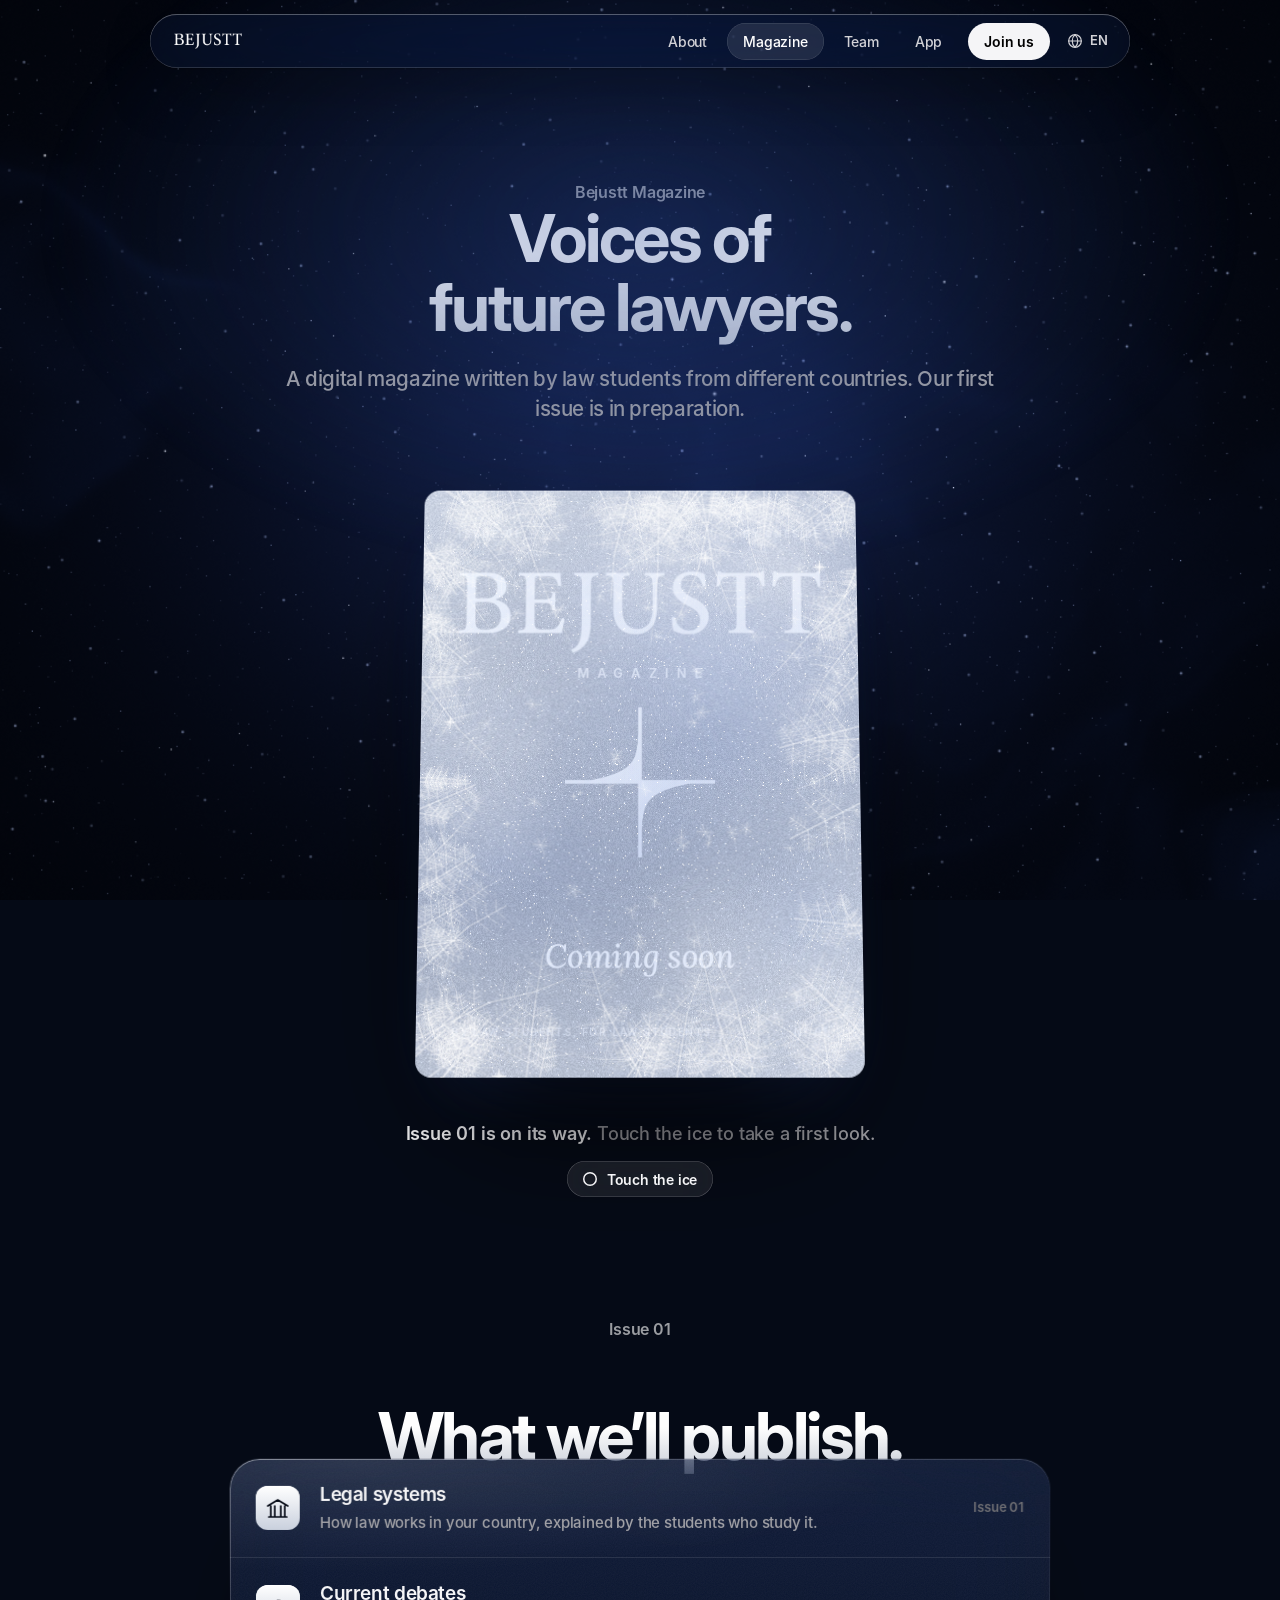
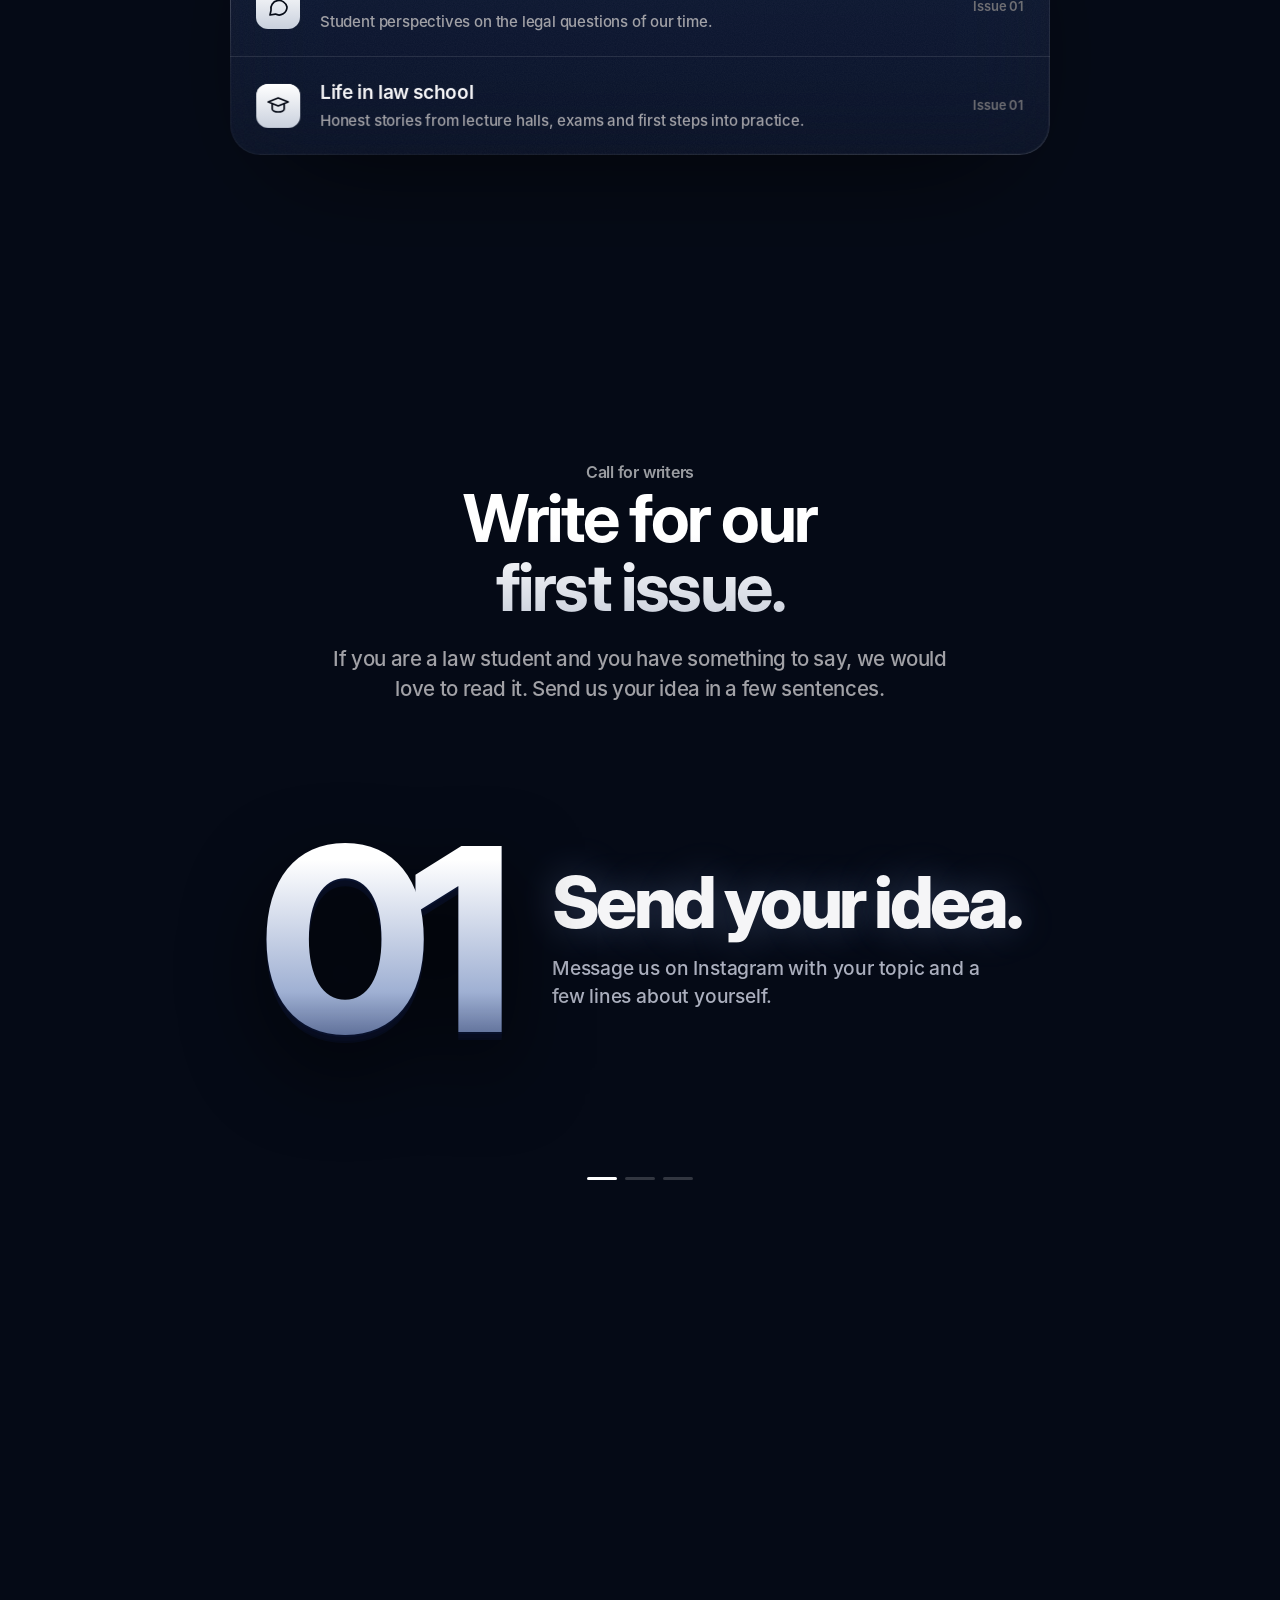
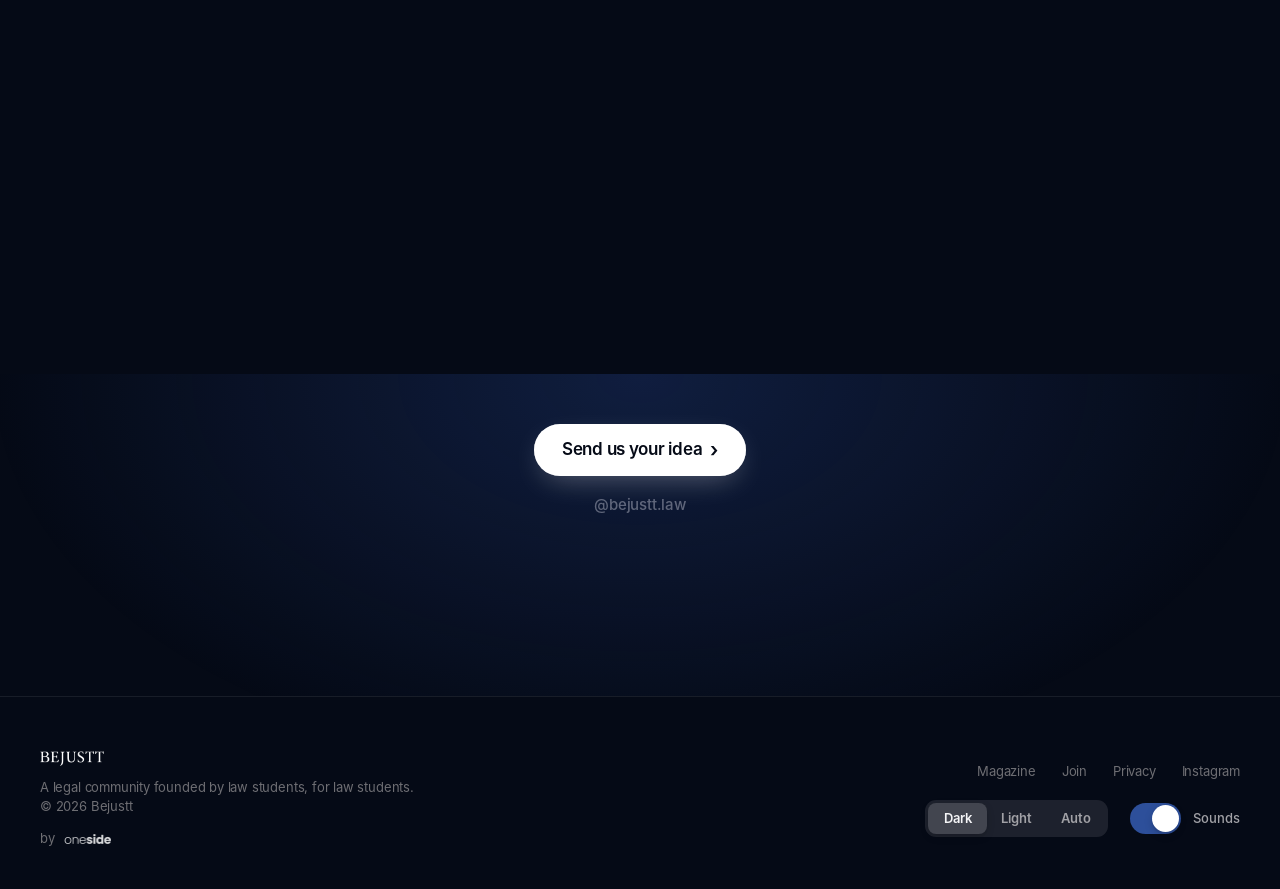
<file: magazine/index.html>
<!doctype html>
<html lang="en" data-theme="dark">
<head>
  <meta charset="utf-8">
  <meta name="viewport" content="width=device-width, initial-scale=1, viewport-fit=cover">
  <title>Magazine — Bejustt</title>
  <meta name="description" content="The Bejustt Magazine: writing by law students from different countries. Issue 01 is in preparation.">
  <link rel="canonical" href="https://bejustt.org/magazine/">
  <link rel="alternate" hreflang="en" href="https://bejustt.org/magazine/?lang=en">
  <link rel="alternate" hreflang="tr" href="https://bejustt.org/magazine/?lang=tr">
  <link rel="alternate" hreflang="fr" href="https://bejustt.org/magazine/?lang=fr">
  <link rel="alternate" hreflang="it" href="https://bejustt.org/magazine/?lang=it">
  <link rel="alternate" hreflang="es" href="https://bejustt.org/magazine/?lang=es">
  <link rel="alternate" hreflang="de" href="https://bejustt.org/magazine/?lang=de">
  <link rel="alternate" hreflang="uk" href="https://bejustt.org/magazine/?lang=uk">
  <link rel="alternate" hreflang="ro" href="https://bejustt.org/magazine/?lang=ro">
  <link rel="alternate" hreflang="x-default" href="https://bejustt.org/magazine/">
  <meta name="theme-color" content="#02050f">
  <meta name="color-scheme" content="dark light">
  <meta property="og:type" content="website">
  <meta property="og:site_name" content="Bejustt">
  <meta property="og:title" content="Magazine — Bejustt">
  <meta property="og:description" content="The Bejustt Magazine: writing by law students from different countries. Issue 01 is in preparation.">
  <meta property="og:url" content="https://bejustt.org/magazine/">
  <meta property="og:image" content="https://bejustt.org/assets/og.png">
  <meta property="og:image:width" content="1200">
  <meta property="og:image:height" content="630">
  <meta name="twitter:card" content="summary_large_image">
  <meta name="twitter:image" content="https://bejustt.org/assets/og.png">
  <link rel="icon" type="image/png" href="../assets/favicon.png?v=32">
  <link rel="apple-touch-icon" href="../assets/apple-touch-icon.png?v=32">
  <link rel="manifest" href="../manifest.webmanifest">
  <meta name="apple-mobile-web-app-capable" content="yes">
  <meta name="apple-mobile-web-app-status-bar-style" content="black-translucent">
  <meta name="apple-mobile-web-app-title" content="Bejustt">
  <link rel="apple-touch-startup-image" media="(device-width: 440px) and (device-height: 956px) and (-webkit-device-pixel-ratio: 3) and (orientation: portrait)" href="../assets/launch/1320x2868.jpg">
  <link rel="apple-touch-startup-image" media="(device-width: 402px) and (device-height: 874px) and (-webkit-device-pixel-ratio: 3) and (orientation: portrait)" href="../assets/launch/1206x2622.jpg">
  <link rel="apple-touch-startup-image" media="(device-width: 430px) and (device-height: 932px) and (-webkit-device-pixel-ratio: 3) and (orientation: portrait)" href="../assets/launch/1290x2796.jpg">
  <link rel="apple-touch-startup-image" media="(device-width: 393px) and (device-height: 852px) and (-webkit-device-pixel-ratio: 3) and (orientation: portrait)" href="../assets/launch/1179x2556.jpg">
  <link rel="apple-touch-startup-image" media="(device-width: 428px) and (device-height: 926px) and (-webkit-device-pixel-ratio: 3) and (orientation: portrait)" href="../assets/launch/1284x2778.jpg">
  <link rel="apple-touch-startup-image" media="(device-width: 390px) and (device-height: 844px) and (-webkit-device-pixel-ratio: 3) and (orientation: portrait)" href="../assets/launch/1170x2532.jpg">
  <link rel="apple-touch-startup-image" media="(device-width: 375px) and (device-height: 812px) and (-webkit-device-pixel-ratio: 3) and (orientation: portrait)" href="../assets/launch/1125x2436.jpg">
  <link rel="apple-touch-startup-image" media="(device-width: 414px) and (device-height: 896px) and (-webkit-device-pixel-ratio: 3) and (orientation: portrait)" href="../assets/launch/1242x2688.jpg">
  <link rel="apple-touch-startup-image" media="(device-width: 414px) and (device-height: 896px) and (-webkit-device-pixel-ratio: 2) and (orientation: portrait)" href="../assets/launch/828x1792.jpg">
  <link rel="apple-touch-startup-image" media="(device-width: 360px) and (device-height: 780px) and (-webkit-device-pixel-ratio: 3) and (orientation: portrait)" href="../assets/launch/1080x2340.jpg">
  <link rel="apple-touch-startup-image" media="(device-width: 375px) and (device-height: 667px) and (-webkit-device-pixel-ratio: 2) and (orientation: portrait)" href="../assets/launch/750x1334.jpg">
  <link rel="apple-touch-startup-image" media="(device-width: 1024px) and (device-height: 1366px) and (-webkit-device-pixel-ratio: 2) and (orientation: portrait)" href="../assets/launch/2048x2732.jpg">
  <link rel="apple-touch-startup-image" media="(device-width: 834px) and (device-height: 1194px) and (-webkit-device-pixel-ratio: 2) and (orientation: portrait)" href="../assets/launch/1668x2388.jpg">
  <link rel="apple-touch-startup-image" media="(device-width: 820px) and (device-height: 1180px) and (-webkit-device-pixel-ratio: 2) and (orientation: portrait)" href="../assets/launch/1640x2360.jpg">
  <link rel="apple-touch-startup-image" media="(device-width: 810px) and (device-height: 1080px) and (-webkit-device-pixel-ratio: 2) and (orientation: portrait)" href="../assets/launch/1620x2160.jpg">
  <link rel="preload" href="../assets/fonts/InterDisplay-ExtraBold.woff" as="font" type="font/woff" crossorigin>
  <link rel="preload" href="../assets/fonts/Inter-Medium.woff" as="font" type="font/woff" crossorigin>
  <script>try{var t=localStorage.getItem("bj-theme")||"dark";if(t==="auto")t=matchMedia("(prefers-color-scheme: light)").matches?"light":"dark";document.documentElement.dataset.theme=t;}catch(e){}</script>
  <link rel="stylesheet" href="../assets/style.css?v=32">
</head>
<body data-title="title.mag" data-page="mag">

<a class="skip" href="#main" data-i18n="a11y.skip">Skip to content</a>
<header class="nav">
  <a class="nav-logo" href="../" aria-label="Bejustt home"><img src="../assets/logo-sm.png" alt="Bejustt" width="113" height="27"></a>
  <ul class="nav-links">
    <li><a href="../#about" data-i18n="nav.about">About</a></li>
    <li><a href="../magazine/" data-i18n="nav.mag" aria-current="page">Magazine</a></li>
    <li><a href="../join/" data-i18n="nav.team">Team</a></li>
    <li><a href="../app/" data-i18n="nav.app">App</a></li>
    <li><a class="nav-cta" href="https://ig.me/m/bejustt.law" target="_blank" rel="noopener" data-i18n="nav.join">Join us</a></li>
  </ul>
  <button class="lang-btn"  aria-expanded="false" aria-label="Language"><svg width="16" height="16" viewBox="0 0 24 24" fill="none" stroke="currentColor" stroke-width="1.8" stroke-linecap="round" aria-hidden="true"><circle cx="12" cy="12" r="9.5"/><path d="M2.5 12h19M12 2.5c2.8 2.6 4.2 5.8 4.2 9.5s-1.4 6.9-4.2 9.5c-2.8-2.6-4.2-5.8-4.2-9.5S9.2 5.1 12 2.5z"/></svg><span class="lang-code">EN</span></button>
  <button class="nav-toggle" aria-label="Menu" aria-expanded="false"><span></span></button>
</header>

<main id="main">
  <section class="page-head">
    <div class="wrap center">
      <p class="eyebrow reveal" data-i18n="mp.e">Bejustt Magazine</p>
      <h1 class="h-big grad reveal d1 gap" data-i18n="mp.h">Voices of<br>future lawyers.</h1>
      <p class="sub reveal d2" data-i18n="mp.sub">A digital magazine written by law students from different countries. Our first issue is in preparation.</p>
      <div class="cover-stage reveal d3">
        <div class="poster" data-tilt="12" aria-label="Bejustt Magazine, Issue 01, coming soon">
          <div class="p-sky" aria-hidden="true"></div>
          <div class="p-top"><span>Issue 01</span><span>by oneside</span></div>
          <div class="p-mast"><img src="../assets/logo.png" alt="Bejustt"><span class="p-name">MAGAZINE</span></div>
          <div class="p-star" aria-hidden="true"></div><div class="p-soon">Coming soon</div>
          <div class="p-foot"><span>By law students, for law students</span><span>N° 01</span></div>
          <div class="p-glare" aria-hidden="true"></div>
        </div>
      </div>
      <div class="ice-note reveal d3">
        <p><b data-i18n="ice.t">Still under the ice.</b> <span data-i18n="ice.p">We’re writing Issue 01 right now. When it’s ready, the ice melts.</span></p>
        <span class="ice-hint"><i></i><span data-i18n="ice.hint">Touch the ice</span></span>
      </div>
    </div>
  </section>

  <section class="section center" style="padding-top:80px">
    <div class="wrap">
      <p class="eyebrow reveal" data-i18n="mp.issue">Issue 01</p>
      <h2 class="h-big grad reveal d1 gap" data-depth="0.07" data-i18n="mp.pub">What we’ll publish.</h2>
      <div class="group glass spot reveal d2" data-tilt="3">
        <div class="row">
          <span class="ico"><svg viewBox="0 0 24 24"><path d="M3 21h18M5 21V10M19 21V10M9 21V10M15 21V10M2 10l10-6 10 6"/></svg></span>
          <div><strong data-i18n="r1.t">Legal systems</strong><span data-i18n="r1.d">How law works in your country, explained by the students who study it.</span></div>
          <span class="soon" data-i18n="mp.issue">Issue 01</span>
        </div>
        <div class="row">
          <span class="ico"><svg viewBox="0 0 24 24"><path d="M21 12a8 8 0 0 1-11.6 7.1L4 20l1-4.6A8 8 0 1 1 21 12z"/></svg></span>
          <div><strong data-i18n="r2.t">Current debates</strong><span data-i18n="r2.d">Student perspectives on the legal questions of our time.</span></div>
          <span class="soon" data-i18n="mp.issue">Issue 01</span>
        </div>
        <div class="row">
          <span class="ico"><svg viewBox="0 0 24 24"><path d="M2 8l10-4 10 4-10 4z"/><path d="M6 10v5c0 1.7 2.7 3 6 3s6-1.3 6-3v-5"/></svg></span>
          <div><strong data-i18n="r3.t">Life in law school</strong><span data-i18n="r3.d">Honest stories from lecture halls, exams and first steps into practice.</span></div>
          <span class="soon" data-i18n="mp.issue">Issue 01</span>
        </div>
      </div>
    </div>
  </section>

  <!-- CALL FOR WRITERS: three steps, met one by one in depth -->
  <section class="write-deep" id="write">
    <div class="wd-sticky">
      <div class="wd-head center">
        <p class="eyebrow" data-i18n="w.e">Call for writers</p>
        <h2 class="h-big grad gap" data-i18n="w.h">Write for our<br>first issue.</h2>
        <p class="sub" data-i18n="w.p">If you are a law student and you have something to say, we would love to read it. Send us your idea in a few sentences.</p>
      </div>
      <div class="wd-stage" aria-live="off">
        <div class="wd-step"><span class="wd-n" aria-hidden="true" data-n="01">01</span><div class="wd-t"><h3 data-i18n="s1.t">Send your idea.</h3><p data-i18n="s1.p">Message us on Instagram with your topic and a few lines about yourself.</p></div></div>
        <div class="wd-step"><span class="wd-n" aria-hidden="true" data-n="02">02</span><div class="wd-t"><h3 data-i18n="s2.t">Write with us.</h3><p data-i18n="s2.p">We help you shape your piece: short, clear and in English.</p></div></div>
        <div class="wd-step"><span class="wd-n" aria-hidden="true" data-n="03">03</span><div class="wd-t"><h3 data-i18n="s3.t">Get published.</h3><p data-i18n="s3.p">Your article appears in the Bejustt Magazine under your name.</p></div></div>
      </div>
      <div class="wd-rail" aria-hidden="true"><i></i><i></i><i></i></div>
    </div>
  </section>
  <section class="section join center wd-end">
    <div class="wrap">
      <div class="ctas reveal">
        <a class="btn btn-accent magnet" href="https://ig.me/m/bejustt.law" target="_blank" rel="noopener"><span data-i18n="w.btn">Send us your idea</span> <span class="arr">›</span></a>
      </div>
      <span class="handle reveal">@bejustt.law</span>
    </div>
  </section>
</main>

<footer class="footer">
  <div class="wrap">
    <div class="f-brand">
      <img src="../assets/logo-sm.png" alt="Bejustt" width="113" height="27">
      <div data-i18n="foot.tag">A legal community founded by law students, for law students.</div>
      <div>© <span data-year></span> Bejustt</div>
      <div class="by-oneside"><span data-i18n="foot.by">by</span> <img class="os-word" src="../assets/os-word.png" alt="oneside" width="191" height="80"></div>
    </div>
    <div class="f-side">
      <nav aria-label="Footer">
        <a href="../magazine/" data-i18n="foot.mag">Magazine</a>
        <a href="../join/" data-i18n="foot.join">Join</a>
        <a href="../privacy/" data-i18n="foot.privacy">Privacy</a>
        <a href="https://instagram.com/bejustt.law" target="_blank" rel="noopener">Instagram</a>
      </nav>
      <div class="f-controls">
        <div class="seg" role="radiogroup" aria-label="Appearance">
          <span class="seg-thumb" aria-hidden="true"></span>
          <button role="radio" data-theme-set="dark" data-i18n="th.dark">Dark</button>
          <button role="radio" data-theme-set="light" data-i18n="th.light">Light</button>
          <button role="radio" data-theme-set="auto" data-i18n="th.auto">Auto</button>
        </div>
        <button class="switch" role="switch" aria-checked="true"><span class="tr"></span><span data-i18n="foot.sounds">Sounds</span></button>
      </div>
    </div>
  </div>
</footer>

<div class="join-dock" role="complementary" aria-label="Join our team">
  <a href="https://ig.me/m/bejustt.law" target="_blank" rel="noopener">
    <span class="jd-ig" aria-hidden="true"><svg viewBox="0 0 24 24" fill="none" stroke="currentColor" stroke-width="1.8"><rect x="3" y="3" width="18" height="18" rx="5.2"/><circle cx="12" cy="12" r="4.2"/><circle cx="17.4" cy="6.6" r="1.1" fill="currentColor" stroke="none"/></svg></span>
    <span class="jd-t"><b data-i18n="dock.t">Want to join our team?</b><small data-i18n="dock.s">Message us on Instagram</small></span>
    <span class="jd-go" aria-hidden="true">›</span>
  </a>
  <button class="jd-x" type="button" aria-label="Close">×</button>
</div>

<div class="lang-scrim" aria-hidden="true"></div>
<div class="lang-sheet" role="dialog" aria-modal="true" aria-labelledby="lang-title">
  <div class="grabber" aria-hidden="true"></div>
  <div class="lang-head">
    <p class="lang-title" id="lang-title" data-i18n="lang.title">Language</p>
    <button class="lang-done" data-i18n="lang.done">Done</button>
  </div>
  <div class="lwheel-wrap">
    <div class="wheel-lens" aria-hidden="true"></div>
    <div class="wheel lwheel" tabindex="0" role="listbox" aria-labelledby="lang-title"><ul></ul></div>
  </div>
</div>

<script src="../assets/depth.js?v=32"></script>
<script src="../assets/i18n.js?v=32"></script>
<script src="../assets/site.js?v=32"></script>
<script src="../assets/frost.js?v=32"></script>
</body>
</html>
</file>
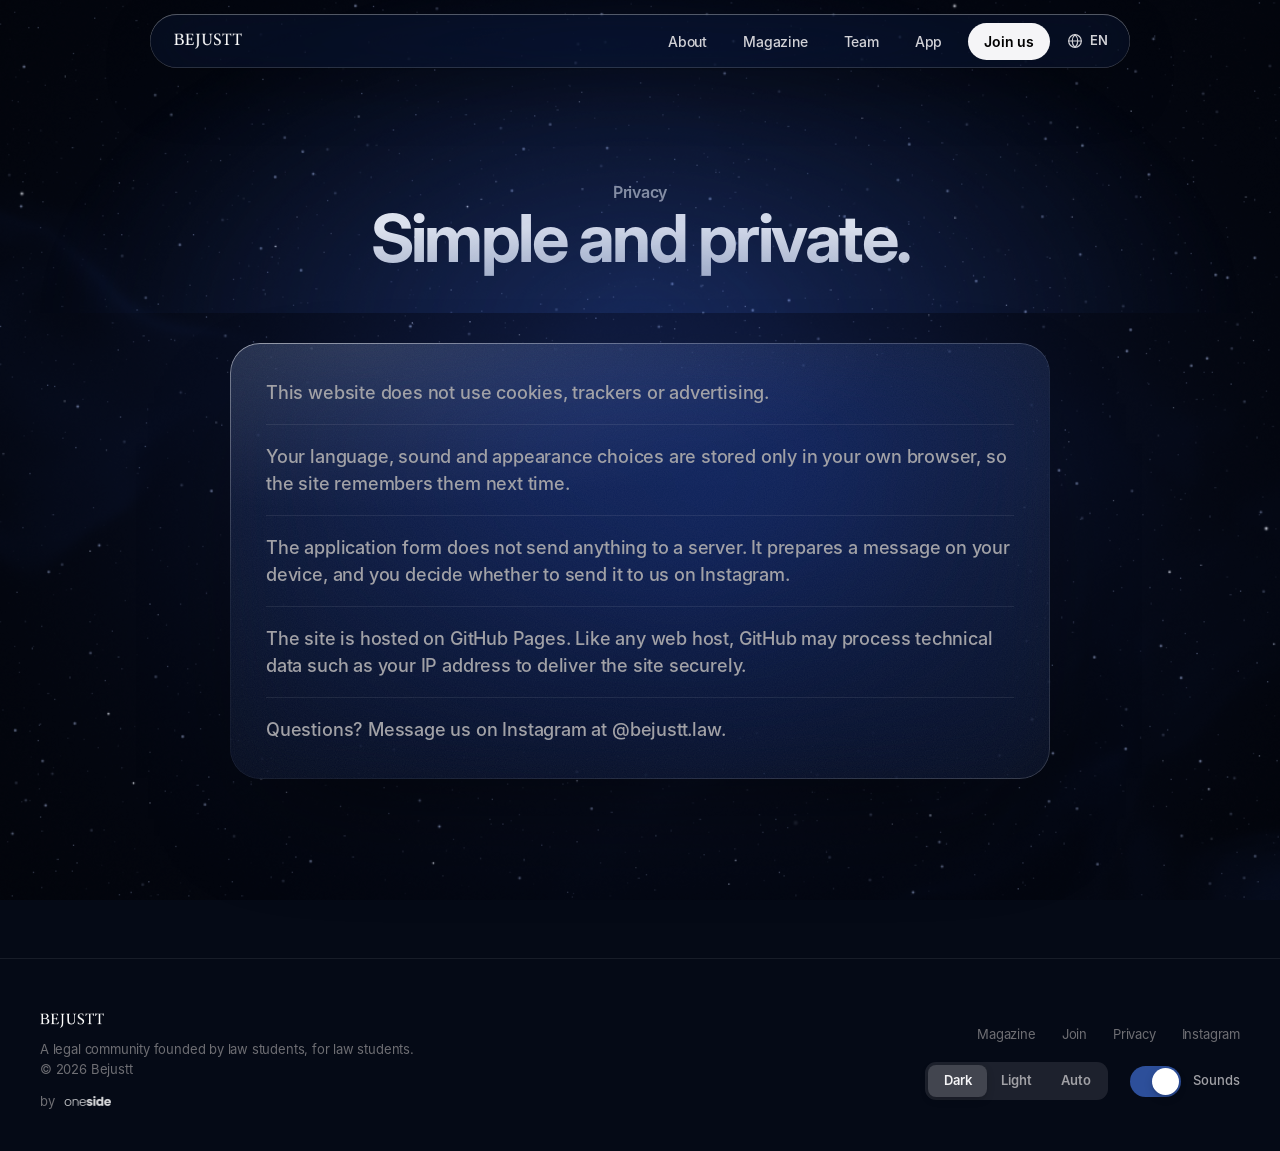
<file: privacy/index.html>
<!doctype html>
<html lang="en" data-theme="dark">
<head>
  <meta charset="utf-8">
  <meta name="viewport" content="width=device-width, initial-scale=1, viewport-fit=cover">
  <title>Privacy — Bejustt</title>
  <meta name="description" content="How the Bejustt website handles your privacy. No cookies, no trackers.">
  <link rel="canonical" href="https://bejustt.org/privacy/">
  <link rel="alternate" hreflang="en" href="https://bejustt.org/privacy/?lang=en">
  <link rel="alternate" hreflang="tr" href="https://bejustt.org/privacy/?lang=tr">
  <link rel="alternate" hreflang="fr" href="https://bejustt.org/privacy/?lang=fr">
  <link rel="alternate" hreflang="it" href="https://bejustt.org/privacy/?lang=it">
  <link rel="alternate" hreflang="es" href="https://bejustt.org/privacy/?lang=es">
  <link rel="alternate" hreflang="de" href="https://bejustt.org/privacy/?lang=de">
  <link rel="alternate" hreflang="uk" href="https://bejustt.org/privacy/?lang=uk">
  <link rel="alternate" hreflang="ro" href="https://bejustt.org/privacy/?lang=ro">
  <link rel="alternate" hreflang="x-default" href="https://bejustt.org/privacy/">
  <meta name="theme-color" content="#02050f">
  <meta name="color-scheme" content="dark light">
  <meta property="og:type" content="website">
  <meta property="og:site_name" content="Bejustt">
  <meta property="og:title" content="Privacy — Bejustt">
  <meta property="og:description" content="How the Bejustt website handles your privacy. No cookies, no trackers.">
  <meta property="og:url" content="https://bejustt.org/privacy/">
  <meta property="og:image" content="https://bejustt.org/assets/og.png">
  <meta property="og:image:width" content="1200">
  <meta property="og:image:height" content="630">
  <meta name="twitter:card" content="summary_large_image">
  <meta name="twitter:image" content="https://bejustt.org/assets/og.png">
  <link rel="icon" type="image/png" href="../assets/favicon.png?v=32">
  <link rel="apple-touch-icon" href="../assets/apple-touch-icon.png?v=32">
  <link rel="manifest" href="../manifest.webmanifest">
  <meta name="apple-mobile-web-app-capable" content="yes">
  <meta name="apple-mobile-web-app-status-bar-style" content="black-translucent">
  <meta name="apple-mobile-web-app-title" content="Bejustt">
  <link rel="apple-touch-startup-image" media="(device-width: 440px) and (device-height: 956px) and (-webkit-device-pixel-ratio: 3) and (orientation: portrait)" href="../assets/launch/1320x2868.jpg">
  <link rel="apple-touch-startup-image" media="(device-width: 402px) and (device-height: 874px) and (-webkit-device-pixel-ratio: 3) and (orientation: portrait)" href="../assets/launch/1206x2622.jpg">
  <link rel="apple-touch-startup-image" media="(device-width: 430px) and (device-height: 932px) and (-webkit-device-pixel-ratio: 3) and (orientation: portrait)" href="../assets/launch/1290x2796.jpg">
  <link rel="apple-touch-startup-image" media="(device-width: 393px) and (device-height: 852px) and (-webkit-device-pixel-ratio: 3) and (orientation: portrait)" href="../assets/launch/1179x2556.jpg">
  <link rel="apple-touch-startup-image" media="(device-width: 428px) and (device-height: 926px) and (-webkit-device-pixel-ratio: 3) and (orientation: portrait)" href="../assets/launch/1284x2778.jpg">
  <link rel="apple-touch-startup-image" media="(device-width: 390px) and (device-height: 844px) and (-webkit-device-pixel-ratio: 3) and (orientation: portrait)" href="../assets/launch/1170x2532.jpg">
  <link rel="apple-touch-startup-image" media="(device-width: 375px) and (device-height: 812px) and (-webkit-device-pixel-ratio: 3) and (orientation: portrait)" href="../assets/launch/1125x2436.jpg">
  <link rel="apple-touch-startup-image" media="(device-width: 414px) and (device-height: 896px) and (-webkit-device-pixel-ratio: 3) and (orientation: portrait)" href="../assets/launch/1242x2688.jpg">
  <link rel="apple-touch-startup-image" media="(device-width: 414px) and (device-height: 896px) and (-webkit-device-pixel-ratio: 2) and (orientation: portrait)" href="../assets/launch/828x1792.jpg">
  <link rel="apple-touch-startup-image" media="(device-width: 360px) and (device-height: 780px) and (-webkit-device-pixel-ratio: 3) and (orientation: portrait)" href="../assets/launch/1080x2340.jpg">
  <link rel="apple-touch-startup-image" media="(device-width: 375px) and (device-height: 667px) and (-webkit-device-pixel-ratio: 2) and (orientation: portrait)" href="../assets/launch/750x1334.jpg">
  <link rel="apple-touch-startup-image" media="(device-width: 1024px) and (device-height: 1366px) and (-webkit-device-pixel-ratio: 2) and (orientation: portrait)" href="../assets/launch/2048x2732.jpg">
  <link rel="apple-touch-startup-image" media="(device-width: 834px) and (device-height: 1194px) and (-webkit-device-pixel-ratio: 2) and (orientation: portrait)" href="../assets/launch/1668x2388.jpg">
  <link rel="apple-touch-startup-image" media="(device-width: 820px) and (device-height: 1180px) and (-webkit-device-pixel-ratio: 2) and (orientation: portrait)" href="../assets/launch/1640x2360.jpg">
  <link rel="apple-touch-startup-image" media="(device-width: 810px) and (device-height: 1080px) and (-webkit-device-pixel-ratio: 2) and (orientation: portrait)" href="../assets/launch/1620x2160.jpg">
  <link rel="preload" href="../assets/fonts/InterDisplay-ExtraBold.woff" as="font" type="font/woff" crossorigin>
  <link rel="preload" href="../assets/fonts/Inter-Medium.woff" as="font" type="font/woff" crossorigin>
  <script>try{var t=localStorage.getItem("bj-theme")||"dark";if(t==="auto")t=matchMedia("(prefers-color-scheme: light)").matches?"light":"dark";document.documentElement.dataset.theme=t;}catch(e){}</script>
  <link rel="stylesheet" href="../assets/style.css?v=32">
</head>
<body data-title="title.privacy" data-page="privacy">

<a class="skip" href="#main" data-i18n="a11y.skip">Skip to content</a>
<header class="nav">
  <a class="nav-logo" href="../" aria-label="Bejustt home"><img src="../assets/logo-sm.png" alt="Bejustt" width="113" height="27"></a>
  <ul class="nav-links">
    <li><a href="../#about" data-i18n="nav.about">About</a></li>
    <li><a href="../magazine/" data-i18n="nav.mag">Magazine</a></li>
    <li><a href="../join/" data-i18n="nav.team">Team</a></li>
    <li><a href="../app/" data-i18n="nav.app">App</a></li>
    <li><a class="nav-cta" href="https://ig.me/m/bejustt.law" target="_blank" rel="noopener" data-i18n="nav.join">Join us</a></li>
  </ul>
  <button class="lang-btn"  aria-expanded="false" aria-label="Language"><svg width="16" height="16" viewBox="0 0 24 24" fill="none" stroke="currentColor" stroke-width="1.8" stroke-linecap="round" aria-hidden="true"><circle cx="12" cy="12" r="9.5"/><path d="M2.5 12h19M12 2.5c2.8 2.6 4.2 5.8 4.2 9.5s-1.4 6.9-4.2 9.5c-2.8-2.6-4.2-5.8-4.2-9.5S9.2 5.1 12 2.5z"/></svg><span class="lang-code">EN</span></button>
  <button class="nav-toggle" aria-label="Menu" aria-expanded="false"><span></span></button>
</header>

<main id="main">
  <section class="page-head">
    <div class="wrap center">
      <p class="eyebrow reveal" data-i18n="pv.e">Privacy</p>
      <h1 class="h-big grad reveal d1 gap" data-i18n="pv.h">Simple and private.</h1>
    </div>
  </section>
  <section class="section" style="padding-top:30px">
    <div class="wrap narrow">
      <div class="prose glass reveal d1">
        <p data-i18n="pv.p1">This website does not use cookies, trackers or advertising.</p>
        <p data-i18n="pv.p2">Your language, sound and appearance choices are stored only in your own browser, so the site remembers them next time.</p>
        <p data-i18n="pv.p3">The application form does not send anything to a server. It prepares a message on your device, and you decide whether to send it to us on Instagram.</p>
        <p data-i18n="pv.p4">The site is hosted on GitHub Pages. Like any web host, GitHub may process technical data such as your IP address to deliver the site securely.</p>
        <p data-i18n="pv.p5">Questions? Message us on Instagram at @bejustt.law.</p>
      </div>
    </div>
  </section>
</main>

<footer class="footer">
  <div class="wrap">
    <div class="f-brand">
      <img src="../assets/logo-sm.png" alt="Bejustt" width="113" height="27">
      <div data-i18n="foot.tag">A legal community founded by law students, for law students.</div>
      <div>© <span data-year></span> Bejustt</div>
      <div class="by-oneside"><span data-i18n="foot.by">by</span> <img class="os-word" src="../assets/os-word.png" alt="oneside" width="191" height="80"></div>
    </div>
    <div class="f-side">
      <nav aria-label="Footer">
        <a href="../magazine/" data-i18n="foot.mag">Magazine</a>
        <a href="../join/" data-i18n="foot.join">Join</a>
        <a href="../privacy/" data-i18n="foot.privacy">Privacy</a>
        <a href="https://instagram.com/bejustt.law" target="_blank" rel="noopener">Instagram</a>
      </nav>
      <div class="f-controls">
        <div class="seg" role="radiogroup" aria-label="Appearance">
          <span class="seg-thumb" aria-hidden="true"></span>
          <button role="radio" data-theme-set="dark" data-i18n="th.dark">Dark</button>
          <button role="radio" data-theme-set="light" data-i18n="th.light">Light</button>
          <button role="radio" data-theme-set="auto" data-i18n="th.auto">Auto</button>
        </div>
        <button class="switch" role="switch" aria-checked="true"><span class="tr"></span><span data-i18n="foot.sounds">Sounds</span></button>
      </div>
    </div>
  </div>
</footer>

<div class="join-dock" role="complementary" aria-label="Join our team">
  <a href="https://ig.me/m/bejustt.law" target="_blank" rel="noopener">
    <span class="jd-ig" aria-hidden="true"><svg viewBox="0 0 24 24" fill="none" stroke="currentColor" stroke-width="1.8"><rect x="3" y="3" width="18" height="18" rx="5.2"/><circle cx="12" cy="12" r="4.2"/><circle cx="17.4" cy="6.6" r="1.1" fill="currentColor" stroke="none"/></svg></span>
    <span class="jd-t"><b data-i18n="dock.t">Want to join our team?</b><small data-i18n="dock.s">Message us on Instagram</small></span>
    <span class="jd-go" aria-hidden="true">›</span>
  </a>
  <button class="jd-x" type="button" aria-label="Close">×</button>
</div>

<div class="lang-scrim" aria-hidden="true"></div>
<div class="lang-sheet" role="dialog" aria-modal="true" aria-labelledby="lang-title">
  <div class="grabber" aria-hidden="true"></div>
  <div class="lang-head">
    <p class="lang-title" id="lang-title" data-i18n="lang.title">Language</p>
    <button class="lang-done" data-i18n="lang.done">Done</button>
  </div>
  <div class="lwheel-wrap">
    <div class="wheel-lens" aria-hidden="true"></div>
    <div class="wheel lwheel" tabindex="0" role="listbox" aria-labelledby="lang-title"><ul></ul></div>
  </div>
</div>

<script src="../assets/depth.js?v=32"></script>
<script src="../assets/i18n.js?v=32"></script>
<script src="../assets/site.js?v=32"></script>
</body>
</html>
</file>
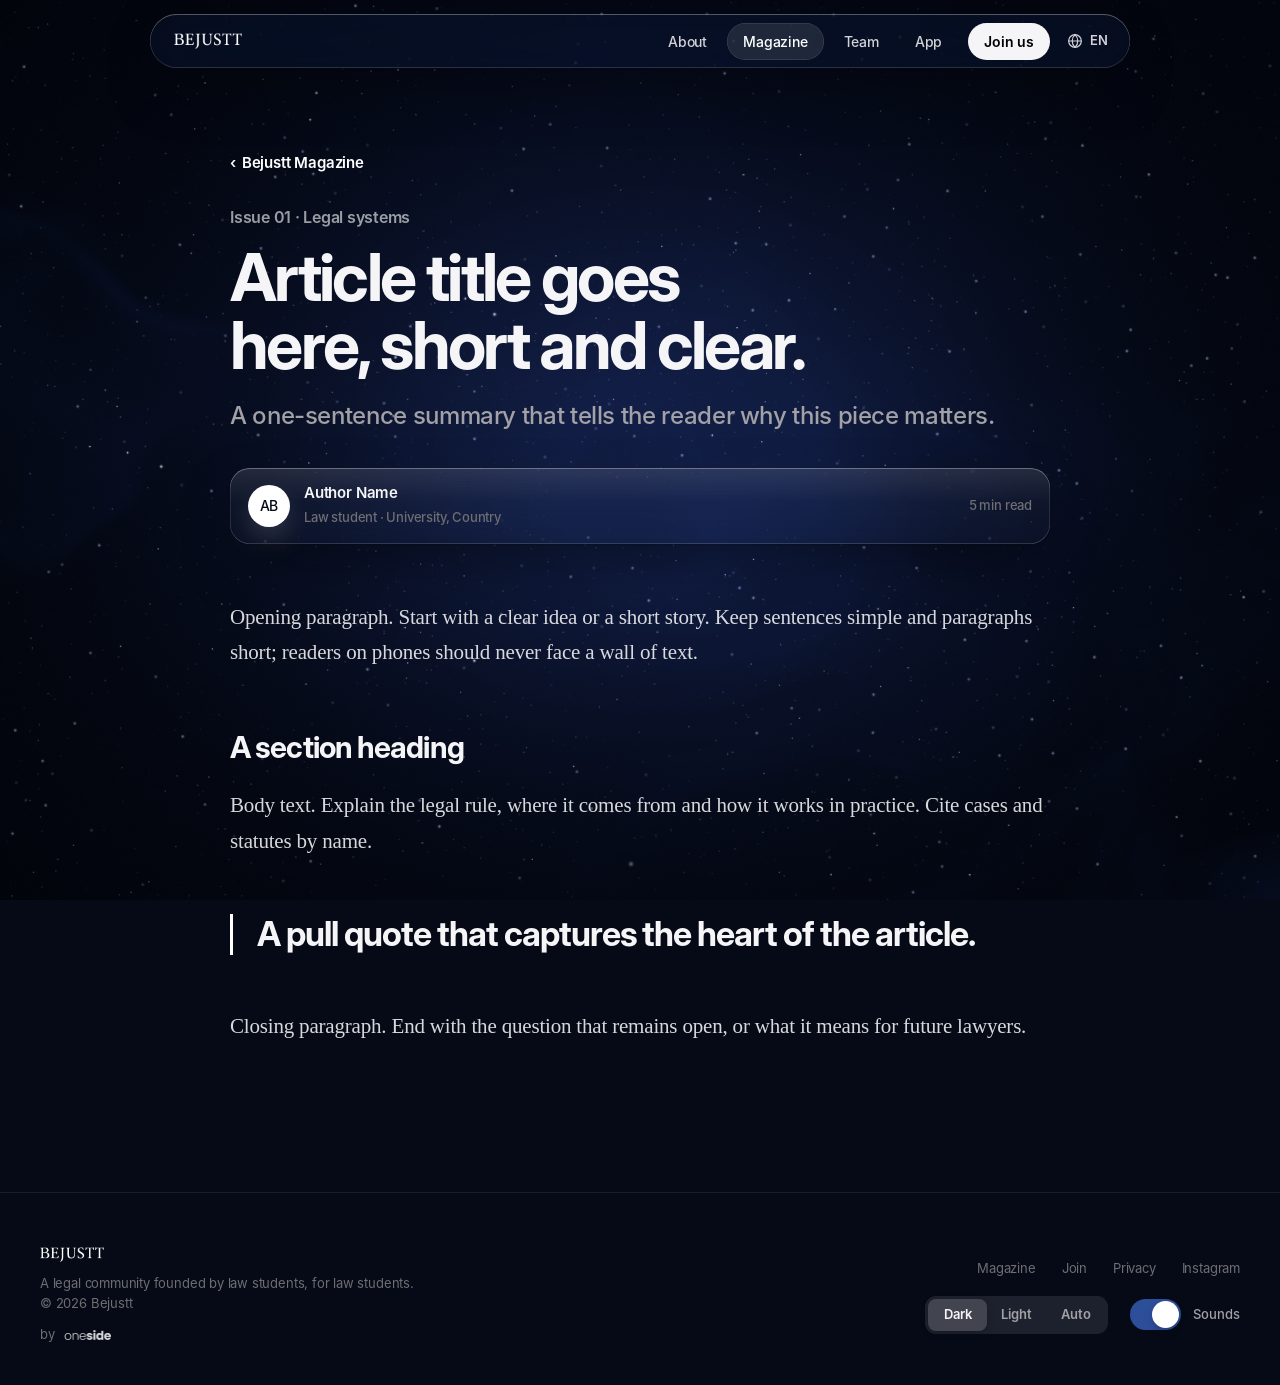
<file: magazine/_template.html>
<!doctype html>
<html lang="en" data-theme="dark">
<head>
  <meta charset="utf-8">
  <meta name="viewport" content="width=device-width, initial-scale=1, viewport-fit=cover">
  <title>Article — Bejustt Magazine</title>
  <meta name="description" content="Bejustt Magazine article.">
  <meta name="robots" content="noindex">

  <meta name="theme-color" content="#02050f">
  <meta name="color-scheme" content="dark light">
  <meta property="og:type" content="website">
  <meta property="og:site_name" content="Bejustt">
  <meta property="og:title" content="Article — Bejustt Magazine">
  <meta property="og:description" content="Bejustt Magazine article.">
  <meta property="og:url" content="https://bejustt.org/magazine/_template.html">
  <meta property="og:image" content="https://bejustt.org/assets/og.png">
  <meta property="og:image:width" content="1200">
  <meta property="og:image:height" content="630">
  <meta name="twitter:card" content="summary_large_image">
  <meta name="twitter:image" content="https://bejustt.org/assets/og.png">
  <link rel="icon" type="image/png" href="../assets/favicon.png?v=32">
  <link rel="apple-touch-icon" href="../assets/apple-touch-icon.png?v=32">
  <link rel="manifest" href="../manifest.webmanifest">
  <meta name="apple-mobile-web-app-capable" content="yes">
  <meta name="apple-mobile-web-app-status-bar-style" content="black-translucent">
  <meta name="apple-mobile-web-app-title" content="Bejustt">
  <link rel="apple-touch-startup-image" media="(device-width: 440px) and (device-height: 956px) and (-webkit-device-pixel-ratio: 3) and (orientation: portrait)" href="../assets/launch/1320x2868.jpg">
  <link rel="apple-touch-startup-image" media="(device-width: 402px) and (device-height: 874px) and (-webkit-device-pixel-ratio: 3) and (orientation: portrait)" href="../assets/launch/1206x2622.jpg">
  <link rel="apple-touch-startup-image" media="(device-width: 430px) and (device-height: 932px) and (-webkit-device-pixel-ratio: 3) and (orientation: portrait)" href="../assets/launch/1290x2796.jpg">
  <link rel="apple-touch-startup-image" media="(device-width: 393px) and (device-height: 852px) and (-webkit-device-pixel-ratio: 3) and (orientation: portrait)" href="../assets/launch/1179x2556.jpg">
  <link rel="apple-touch-startup-image" media="(device-width: 428px) and (device-height: 926px) and (-webkit-device-pixel-ratio: 3) and (orientation: portrait)" href="../assets/launch/1284x2778.jpg">
  <link rel="apple-touch-startup-image" media="(device-width: 390px) and (device-height: 844px) and (-webkit-device-pixel-ratio: 3) and (orientation: portrait)" href="../assets/launch/1170x2532.jpg">
  <link rel="apple-touch-startup-image" media="(device-width: 375px) and (device-height: 812px) and (-webkit-device-pixel-ratio: 3) and (orientation: portrait)" href="../assets/launch/1125x2436.jpg">
  <link rel="apple-touch-startup-image" media="(device-width: 414px) and (device-height: 896px) and (-webkit-device-pixel-ratio: 3) and (orientation: portrait)" href="../assets/launch/1242x2688.jpg">
  <link rel="apple-touch-startup-image" media="(device-width: 414px) and (device-height: 896px) and (-webkit-device-pixel-ratio: 2) and (orientation: portrait)" href="../assets/launch/828x1792.jpg">
  <link rel="apple-touch-startup-image" media="(device-width: 360px) and (device-height: 780px) and (-webkit-device-pixel-ratio: 3) and (orientation: portrait)" href="../assets/launch/1080x2340.jpg">
  <link rel="apple-touch-startup-image" media="(device-width: 375px) and (device-height: 667px) and (-webkit-device-pixel-ratio: 2) and (orientation: portrait)" href="../assets/launch/750x1334.jpg">
  <link rel="apple-touch-startup-image" media="(device-width: 1024px) and (device-height: 1366px) and (-webkit-device-pixel-ratio: 2) and (orientation: portrait)" href="../assets/launch/2048x2732.jpg">
  <link rel="apple-touch-startup-image" media="(device-width: 834px) and (device-height: 1194px) and (-webkit-device-pixel-ratio: 2) and (orientation: portrait)" href="../assets/launch/1668x2388.jpg">
  <link rel="apple-touch-startup-image" media="(device-width: 820px) and (device-height: 1180px) and (-webkit-device-pixel-ratio: 2) and (orientation: portrait)" href="../assets/launch/1640x2360.jpg">
  <link rel="apple-touch-startup-image" media="(device-width: 810px) and (device-height: 1080px) and (-webkit-device-pixel-ratio: 2) and (orientation: portrait)" href="../assets/launch/1620x2160.jpg">
  <link rel="preload" href="../assets/fonts/InterDisplay-ExtraBold.woff" as="font" type="font/woff" crossorigin>
  <link rel="preload" href="../assets/fonts/Inter-Medium.woff" as="font" type="font/woff" crossorigin>
  <script>try{var t=localStorage.getItem("bj-theme")||"dark";if(t==="auto")t=matchMedia("(prefers-color-scheme: light)").matches?"light":"dark";document.documentElement.dataset.theme=t;}catch(e){}</script>
  <link rel="stylesheet" href="../assets/style.css?v=32">
</head>
<body data-title="title.mag" data-page="mag">

<a class="skip" href="#main" data-i18n="a11y.skip">Skip to content</a>
<header class="nav">
  <a class="nav-logo" href="../" aria-label="Bejustt home"><img src="../assets/logo-sm.png" alt="Bejustt" width="113" height="27"></a>
  <ul class="nav-links">
    <li><a href="../#about" data-i18n="nav.about">About</a></li>
    <li><a href="../magazine/" data-i18n="nav.mag" aria-current="page">Magazine</a></li>
    <li><a href="../join/" data-i18n="nav.team">Team</a></li>
    <li><a href="../app/" data-i18n="nav.app">App</a></li>
    <li><a class="nav-cta" href="https://ig.me/m/bejustt.law" target="_blank" rel="noopener" data-i18n="nav.join">Join us</a></li>
  </ul>
  <button class="lang-btn"  aria-expanded="false" aria-label="Language"><svg width="16" height="16" viewBox="0 0 24 24" fill="none" stroke="currentColor" stroke-width="1.8" stroke-linecap="round" aria-hidden="true"><circle cx="12" cy="12" r="9.5"/><path d="M2.5 12h19M12 2.5c2.8 2.6 4.2 5.8 4.2 9.5s-1.4 6.9-4.2 9.5c-2.8-2.6-4.2-5.8-4.2-9.5S9.2 5.1 12 2.5z"/></svg><span class="lang-code">EN</span></button>
  <button class="nav-toggle" aria-label="Menu" aria-expanded="false"><span></span></button>
</header>

<!--
  ARTICLE TEMPLATE — not linked anywhere and hidden from search engines.
  To publish an article: copy src/article-template.html to src/<slug>.html,
  replace the text below, add it to PAGES in tools/build.py, run the build,
  and link it from the magazine page.
-->
<div class="progress" aria-hidden="true"><i></i></div>
<main id="main" class="article">
  <header class="a-head wrap narrow">
    <a class="a-back" href="../magazine/"><span class="arr">‹</span> <span data-i18n="mp.e">Bejustt Magazine</span></a>
    <p class="eyebrow">Issue 01 · Legal systems</p>
    <h1 class="a-title">Article title goes here, short and clear.</h1>
    <p class="a-dek">A one-sentence summary that tells the reader why this piece matters.</p>
    <div class="a-meta glass">
      <span class="a-av" aria-hidden="true">AB</span>
      <div><strong>Author Name</strong><span>Law student · University, Country</span></div>
      <span class="a-time">5 min read</span>
    </div>
  </header>
  <article class="a-body wrap narrow">
    <p>Opening paragraph. Start with a clear idea or a short story. Keep sentences simple and paragraphs short; readers on phones should never face a wall of text.</p>
    <h2>A section heading</h2>
    <p>Body text. Explain the legal rule, where it comes from and how it works in practice. Cite cases and statutes by name.</p>
    <blockquote>A pull quote that captures the heart of the article.</blockquote>
    <p>Closing paragraph. End with the question that remains open, or what it means for future lawyers.</p>
  </article>
</main>

<footer class="footer">
  <div class="wrap">
    <div class="f-brand">
      <img src="../assets/logo-sm.png" alt="Bejustt" width="113" height="27">
      <div data-i18n="foot.tag">A legal community founded by law students, for law students.</div>
      <div>© <span data-year></span> Bejustt</div>
      <div class="by-oneside"><span data-i18n="foot.by">by</span> <img class="os-word" src="../assets/os-word.png" alt="oneside" width="191" height="80"></div>
    </div>
    <div class="f-side">
      <nav aria-label="Footer">
        <a href="../magazine/" data-i18n="foot.mag">Magazine</a>
        <a href="../join/" data-i18n="foot.join">Join</a>
        <a href="../privacy/" data-i18n="foot.privacy">Privacy</a>
        <a href="https://instagram.com/bejustt.law" target="_blank" rel="noopener">Instagram</a>
      </nav>
      <div class="f-controls">
        <div class="seg" role="radiogroup" aria-label="Appearance">
          <span class="seg-thumb" aria-hidden="true"></span>
          <button role="radio" data-theme-set="dark" data-i18n="th.dark">Dark</button>
          <button role="radio" data-theme-set="light" data-i18n="th.light">Light</button>
          <button role="radio" data-theme-set="auto" data-i18n="th.auto">Auto</button>
        </div>
        <button class="switch" role="switch" aria-checked="true"><span class="tr"></span><span data-i18n="foot.sounds">Sounds</span></button>
      </div>
    </div>
  </div>
</footer>

<div class="join-dock" role="complementary" aria-label="Join our team">
  <a href="https://ig.me/m/bejustt.law" target="_blank" rel="noopener">
    <span class="jd-ig" aria-hidden="true"><svg viewBox="0 0 24 24" fill="none" stroke="currentColor" stroke-width="1.8"><rect x="3" y="3" width="18" height="18" rx="5.2"/><circle cx="12" cy="12" r="4.2"/><circle cx="17.4" cy="6.6" r="1.1" fill="currentColor" stroke="none"/></svg></span>
    <span class="jd-t"><b data-i18n="dock.t">Want to join our team?</b><small data-i18n="dock.s">Message us on Instagram</small></span>
    <span class="jd-go" aria-hidden="true">›</span>
  </a>
  <button class="jd-x" type="button" aria-label="Close">×</button>
</div>

<div class="lang-scrim" aria-hidden="true"></div>
<div class="lang-sheet" role="dialog" aria-modal="true" aria-labelledby="lang-title">
  <div class="grabber" aria-hidden="true"></div>
  <div class="lang-head">
    <p class="lang-title" id="lang-title" data-i18n="lang.title">Language</p>
    <button class="lang-done" data-i18n="lang.done">Done</button>
  </div>
  <div class="lwheel-wrap">
    <div class="wheel-lens" aria-hidden="true"></div>
    <div class="wheel lwheel" tabindex="0" role="listbox" aria-labelledby="lang-title"><ul></ul></div>
  </div>
</div>

<script src="../assets/depth.js?v=32"></script>
<script src="../assets/i18n.js?v=32"></script>
<script src="../assets/site.js?v=32"></script>
</body>
</html>
</file>
<file: assets/style.css>
/* Bejustt — Apple-grade design system
   Black canvas, red light, liquid glass, bold type. */
/* Embedded fonts (no external requests) */
@font-face { font-family: "Inter"; src: url("fonts/Inter-Regular.woff") format("woff"); font-weight: 400; font-display: swap; }
@font-face { font-family: "Inter"; src: url("fonts/Inter-Medium.woff") format("woff"); font-weight: 500; font-display: swap; }
@font-face { font-family: "Inter"; src: url("fonts/Inter-SemiBold.woff") format("woff"); font-weight: 600; font-display: swap; }
@font-face { font-family: "Inter Display"; src: url("fonts/InterDisplay-Bold.woff") format("woff"); font-weight: 700; font-display: swap; }
@font-face { font-family: "Inter Display"; src: url("fonts/InterDisplay-ExtraBold.woff") format("woff"); font-weight: 800; font-display: swap; }
@font-face { font-family: "Lora"; src: url("fonts/Lora-Italic.woff") format("woff"); font-style: italic; font-weight: 400 700; font-display: swap; }

:root {
  --bg: #050a16;
  --ink: #f5f5f7;
  --ink-2: #a1a1a6;
  --ink-3: #6e6e73;
  --line: rgba(255, 255, 255, 0.08);
  --red: #3b7dff;
  --red-2: #8ab8ff;
  --red-deep: #0f2a5c;
  --lg: linear-gradient(180deg, rgba(255, 255, 255, 0.13), rgba(255, 255, 255, 0.04) 42%, rgba(255, 255, 255, 0.02));
  --lgk: inset 0 0 0 0.5px rgba(255, 255, 255, 0.22), inset 0 1px 0 rgba(255, 255, 255, 0.22), inset 0 -1px 0 rgba(255, 255, 255, 0.04), 0 1px 2px rgba(0, 0, 0, 0.25), 0 24px 60px -18px rgba(0, 0, 0, 0.6);
  --blur: saturate(115%) blur(24px);
  --sans: "Inter", -apple-system, BlinkMacSystemFont, "SF Pro Display", "Helvetica Neue", Arial, sans-serif;
  --serif: "Lora", Georgia, serif;
  --display: "Inter Display", "Inter", -apple-system, BlinkMacSystemFont, "SF Pro Display", sans-serif;
  --ease: cubic-bezier(0.22, 0.7, 0.18, 1);
  --spring: cubic-bezier(0.34, 1.4, 0.5, 1);
  --wrap: 1200px;
}

*, *::before, *::after { box-sizing: border-box; }
html { -webkit-text-size-adjust: 100%; }
body {
  margin: 0; background: var(--bg); color: var(--ink);
  font-family: var(--sans); font-size: 17px; line-height: 1.5; letter-spacing: -0.011em;
  -webkit-font-smoothing: antialiased; -moz-osx-font-smoothing: grayscale;
  -webkit-tap-highlight-color: transparent; overflow-x: hidden;
}
img, svg { display: block; max-width: 100%; }
a { color: inherit; text-decoration: none; }
button { font: inherit; color: inherit; }
::selection { background: var(--red); color: #fff; }
.wrap { width: min(var(--wrap), 100% - 44px); margin-inline: auto; }

/* ---------- Type ---------- */
.eyebrow { font-size: 15px; font-weight: 600; letter-spacing: -0.01em; color: var(--red-2); margin: 0; }
.h-big { font-family: var(--display); text-wrap: balance; font-weight: 700; letter-spacing: -0.04em; line-height: 1.02; margin: 0; font-size: clamp(44px, 7vw, 104px); }
.h-mid { font-family: var(--display); text-wrap: balance; font-weight: 700; letter-spacing: -0.035em; line-height: 1.05; margin: 0; font-size: clamp(34px, 4.6vw, 64px); }
.grad { background: linear-gradient(180deg, #fff 30%, #8e8e93 110%); -webkit-background-clip: text; background-clip: text; color: transparent; }
.grad-red { background: linear-gradient(100deg, #d6e6ff, #8ab8ff 45%, #4a82f0); -webkit-background-clip: text; background-clip: text; color: transparent; }
.sub { text-wrap: pretty; font-size: clamp(19px, 1.9vw, 25px); line-height: 1.38; color: var(--ink-2); font-weight: 500; letter-spacing: -0.018em; margin: 22px 0 0; max-width: 760px; }
.sub b { color: var(--ink); font-weight: 600; }
.center { text-align: center; } .center .sub { margin-inline: auto; }

/* ---------- Glass ---------- */
.glass { background: var(--lg); box-shadow: var(--lgk); -webkit-backdrop-filter: var(--blur); backdrop-filter: var(--blur); }

/* ---------- Buttons ---------- */
.btn {
  position: relative; display: inline-flex; align-items: center; justify-content: center; gap: 8px;
  height: 52px; padding: 0 28px; border-radius: 999px; border: 0; cursor: pointer;
  font-size: 17px; font-weight: 600; letter-spacing: -0.015em; white-space: nowrap;
  transition: transform 0.35s var(--spring), background 0.3s var(--ease), box-shadow 0.3s var(--ease);
}
.btn:active { transform: scale(0.95); }
.btn-white { background: #f5f5f7; color: #000; }
.btn-white:hover { background: #fff; }
.btn-glass { background: var(--lg); box-shadow: var(--lgk); -webkit-backdrop-filter: var(--blur); backdrop-filter: var(--blur); color: #fff; }
.btn-glass:hover { background: linear-gradient(180deg, rgba(255,255,255,.18), rgba(255,255,255,.06)); }
.btn-accent {
  color: #fff;
  background: linear-gradient(180deg, #6fa8ff, #3b7dff 55%, #2558d6);
  box-shadow: inset 0 1px 0 rgba(255, 255, 255, 0.35), inset 0 -1px 0 rgba(0, 0, 0, 0.25), 0 10px 30px -8px rgba(56, 120, 255, 0.65), 0 0 0 0.5px rgba(255, 255, 255, 0.15);
}
.btn-accent::before { content: ""; position: absolute; inset: 1px 1px 50% 1px; border-radius: 999px 999px 40% 40%; background: linear-gradient(180deg, rgba(255,255,255,.28), transparent); pointer-events: none; }
.btn-accent:hover { box-shadow: inset 0 1px 0 rgba(255,255,255,.4), inset 0 -1px 0 rgba(0,0,0,.25), 0 14px 40px -8px rgba(56,120,255,.85), 0 0 0 .5px rgba(255,255,255,.2); }
.btn .arr { font-size: 20px; transition: transform 0.3s var(--ease); }
.btn:hover .arr { transform: translateX(3px); }
.ctas { display: flex; gap: 14px; flex-wrap: wrap; margin-top: 40px; }
.center .ctas { justify-content: center; }

/* ---------- Navigation: floating glass capsule ---------- */
.nav {
  position: fixed; z-index: 100; top: 14px; left: 50%; transform: translateX(-50%);
  width: min(980px, calc(100% - 24px)); height: 54px; border-radius: 999px;
  display: flex; align-items: center; justify-content: space-between; padding: 0 8px 0 24px;
  background: rgba(14, 26, 52, 0.5); box-shadow: var(--lgk);
  -webkit-backdrop-filter: var(--blur); backdrop-filter: var(--blur);
  transition: background 0.4s var(--ease);
}
.nav.scrolled { background: rgba(12, 22, 44, 0.76); }
.nav-logo img { height: 16px; width: auto; }
.nav-links { display: flex; align-items: center; gap: 4px; list-style: none; margin: 0; padding: 0; }
.nav-links a { display: block; padding: 8px 16px; border-radius: 999px; font-size: 14px; font-weight: 500; color: #d2d2d7; transition: color .25s, background .25s; }
.nav-links a:hover { color: #fff; background: rgba(255, 255, 255, 0.07); }
.nav-links a[aria-current="page"] { color: #fff; background: rgba(255, 255, 255, 0.1); box-shadow: inset 0 0 0 .5px rgba(255,255,255,.18); }
.nav-links .nav-cta { background: #f5f5f7; color: #000; margin-left: 6px; font-weight: 600; }
.nav-links .nav-cta:hover { background: #fff; color: #000; }
.nav-toggle { display: none; }

@media (max-width: 760px) {
  .nav { padding: 0 6px 0 20px; }
  .nav-toggle { display: grid; place-items: center; width: 42px; height: 42px; border-radius: 50%; background: none; border: 0; cursor: pointer; }
  .nav-toggle span, .nav-toggle span::before { display: block; width: 18px; height: 1.5px; border-radius: 2px; background: #fff; position: relative; transition: transform .45s var(--spring); }
  .nav-toggle span { transform: translateY(-3.5px); }
  .nav-toggle span::before { content: ""; position: absolute; top: 7px; }
  .nav.open .nav-toggle span { transform: rotate(45deg); }
  .nav.open .nav-toggle span::before { transform: translateY(-7px) rotate(-90deg); }
  .nav-links {
    position: fixed; top: 64px; left: 0; right: 0; flex-direction: column; align-items: stretch; gap: 2px; padding: 10px;
    border-radius: 28px; background: rgba(12, 22, 44, 0.92); box-shadow: var(--lgk);
    -webkit-backdrop-filter: var(--blur); backdrop-filter: var(--blur);
    opacity: 0; transform: translateY(-10px) scale(0.97); transform-origin: top center; pointer-events: none;
    transition: opacity .3s var(--ease), transform .45s var(--spring);
  }
  .nav.open .nav-links { opacity: 1; transform: none; pointer-events: auto; }
  .nav-links a { padding: 15px 18px; font-size: 19px; border-radius: 18px; }
  .nav-links .nav-cta { margin: 6px 0 0; text-align: center; }
}

/* ---------- Hero ---------- */
.hero { position: relative; min-height: 100svh; display: grid; place-items: center; text-align: center; overflow: hidden; isolation: isolate; padding: 120px 0 80px; }
.floor {
  position: absolute; z-index: -2; left: 50%; bottom: -30vh; width: 160vw; height: 80vh; transform: translateX(-50%);
  background: radial-gradient(50% 50% at 50% 50%, rgba(56, 120, 255, 0.42), rgba(20, 52, 120, 0.18) 45%, transparent 72%);
  filter: blur(20px); animation: breathe 9s ease-in-out infinite alternate;
}
@keyframes breathe { to { opacity: 0.75; transform: translateX(-50%) scale(1.06); } }
.colonnade {
  position: absolute; z-index: -1; inset: 16% 0 0 0; display: flex; justify-content: center; gap: 4.2vw;
  -webkit-mask: linear-gradient(180deg, transparent, #000 30%, #000 72%, transparent);
  mask: linear-gradient(180deg, transparent, #000 30%, #000 72%, transparent);
  opacity: 0.6; pointer-events: none;
}
.colonnade i {
  width: 5.2vw; max-width: 74px; height: 100%; border-radius: 2px;
  background:
    repeating-linear-gradient(90deg, rgba(255,255,255,0) 0 8%, rgba(255,255,255,.05) 8% 9%, rgba(255,255,255,0) 9% 16.6%),
    linear-gradient(90deg, rgba(255,255,255,.015), rgba(255,255,255,.07) 28%, rgba(255,255,255,.02) 62%, rgba(255,255,255,.045) 90%, rgba(255,255,255,.01));
}
.colonnade i:nth-child(1), .colonnade i:nth-child(8) { opacity: .35; }
.colonnade i:nth-child(2), .colonnade i:nth-child(7) { opacity: .6; }
.hero-pill { display: inline-flex; align-items: center; gap: 10px; height: 36px; padding: 0 16px 0 12px; border-radius: 999px; font-size: 14px; font-weight: 500; color: #e8e8ed; }
.hero-pill .dot { width: 8px; height: 8px; border-radius: 50%; background: var(--red-2); box-shadow: 0 0 0 0 rgba(138, 184, 255, .7); animation: pulse 2.4s ease-out infinite; }
@keyframes pulse { 70%, 100% { box-shadow: 0 0 0 10px rgba(138, 184, 255, 0); } }
.hero-logo { width: min(1060px, 90vw); margin: 34px auto 0; filter: drop-shadow(0 20px 60px rgba(0,0,0,.6)); }
.hero h1 { margin-top: 34px; font-size: clamp(30px, 4.4vw, 60px); }
.hero .sub { margin-top: 16px; }

/* ---------- Sections ---------- */
.section { position: relative; padding: clamp(110px, 14vw, 180px) 0; }

/* Manifesto */
.manifesto .statement { font-family: var(--display); font-weight: 700; letter-spacing: -0.035em; line-height: 1.12; font-size: clamp(34px, 5vw, 68px); margin: 22px 0 0; max-width: 1100px; }
.manifesto .statement span { color: rgba(255,255,255,.14); transition: color .5s var(--ease); }
.manifesto .statement span.lit { color: var(--ink); }
.manifesto .statement span.lit.r { color: var(--red-2); }

/* Bento */
.bento { display: grid; grid-template-columns: repeat(6, 1fr); gap: 18px; margin-top: 64px; }
.tile {
  position: relative; overflow: hidden; border-radius: 30px; padding: 40px;
  background: linear-gradient(180deg, #0d1830, #08111f); box-shadow: inset 0 0 0 .5px rgba(255,255,255,.1), inset 0 1px 0 rgba(255,255,255,.06);
  min-height: 480px; display: flex; flex-direction: column;
  transition: transform .6s var(--ease);
}
.tile:hover { transform: scale(1.012); }
.t-wide { grid-column: span 4; } .t-narrow { grid-column: span 2; } .t-full { grid-column: span 6; min-height: 0; }
.tile .chip { align-self: flex-start; display: inline-flex; align-items: center; gap: 8px; height: 30px; padding: 0 13px; border-radius: 999px; font-size: 13px; font-weight: 600; color: #e8e8ed; }
.tile .chip i { width: 6px; height: 6px; border-radius: 50%; background: var(--red-2); }
.tile .chip.muted i { background: #8e8e93; }
.tile h3 { font-family: var(--display); font-size: clamp(30px, 3vw, 44px); font-weight: 700; letter-spacing: -0.035em; line-height: 1.04; margin: 22px 0 0; }
.tile p { color: var(--ink-2); font-size: 17px; font-weight: 500; margin: 14px 0 0; max-width: 440px; position: relative; z-index: 1; }
.tile .art { margin-top: auto; padding-top: 34px; position: relative; }
.t-full { display: grid; grid-template-columns: 1fr auto; gap: 40px; align-items: center; }

/* Magazine mini cover */
.mini-cover {
  position: absolute; right: 4%; bottom: -60px; width: 40%; max-width: 300px; aspect-ratio: 3 / 4; border-radius: 10px; padding: 7%;
  background: radial-gradient(90% 60% at 80% 10%, rgba(56,120,255,.55), transparent 70%), linear-gradient(180deg, #102040, #040912);
  box-shadow: inset 0 0 0 .5px rgba(255,255,255,.18), 0 40px 80px -20px rgba(0,0,0,.9), -20px 30px 80px -30px rgba(56,120,255,.45);
  transform: rotate(-6deg) translateY(10px); transition: transform .9s var(--spring);
}
.tile:hover .mini-cover { transform: rotate(-3deg) translateY(-6px); }
.mini-cover .mc-top { display: flex; justify-content: space-between; font-size: 9px; font-weight: 600; letter-spacing: .16em; text-transform: uppercase; color: #8e8e93; }
.mini-cover img { margin-top: 14%; width: 100%; }
.mini-cover em { display: block; margin-top: 8%; font-family: var(--serif); font-size: clamp(13px, 1.4vw, 18px); color: #c7c7cc; }
.mini-cover .mc-rule { position: absolute; left: 7%; right: 7%; bottom: 9%; border-top: .5px solid rgba(255,255,255,.2); padding-top: 8px; font-size: 9px; letter-spacing: .16em; text-transform: uppercase; color: #8e8e93; }

/* Interview waveform */
.wave { display: flex; align-items: center; gap: 5px; height: 110px; }
.wave i { flex: 1; max-width: 7px; border-radius: 9px; background: linear-gradient(180deg, #b9d4ff, #5b95ff); height: 18%; animation: wv 1.4s ease-in-out infinite; }
@keyframes wv { 50% { height: var(--h, 70%); } }

/* Talks globe */
.globe { width: 190px; height: 190px; border-radius: 50%; position: relative; flex: none;
  background: radial-gradient(circle at 35% 30%, rgba(255,255,255,.12), transparent 50%), radial-gradient(circle, #0e1a30 60%, #040912);
  box-shadow: inset 0 0 0 .5px rgba(255,255,255,.15), 0 0 80px rgba(56,120,255,.18); overflow: hidden; }
.globe::before { content: ""; position: absolute; inset: 0; border-radius: 50%; background: repeating-linear-gradient(0deg, transparent 0 22px, rgba(255,255,255,.08) 22px 23px); }
.globe::after { content: ""; position: absolute; top: 0; bottom: 0; left: -100%; right: 0; background: repeating-linear-gradient(90deg, transparent 0 30px, rgba(255,255,255,.07) 30px 31px); animation: spin 12s linear infinite; }
@keyframes spin { to { transform: translateX(31px); } }
.globe b { position: absolute; z-index: 2; width: 8px; height: 8px; border-radius: 50%; background: var(--red-2); box-shadow: 0 0 12px var(--red-2); animation: pulse 2.6s ease-out infinite; }

/* ---------- Wheel (iOS picker) ---------- */
.wheel-sec .wrap { display: grid; grid-template-columns: 1fr 1fr; gap: 70px; align-items: center; }
.wheel-card { position: relative; border-radius: 36px; padding: 0 18px; height: 440px; overflow: hidden; }
.wheel {
  position: relative; height: 100%; overflow-y: scroll; scroll-snap-type: y mandatory; scrollbar-width: none;
  -webkit-mask: linear-gradient(180deg, transparent, #000 30%, #000 70%, transparent);
  mask: linear-gradient(180deg, transparent, #000 30%, #000 70%, transparent);
  perspective: 800px; overscroll-behavior: contain; cursor: grab; outline: none;
}
.wheel::-webkit-scrollbar { display: none; }
.wheel ul { list-style: none; margin: 0; padding: 184px 0; }
.wheel li { height: 72px; display: flex; flex-direction: column; align-items: center; justify-content: center; scroll-snap-align: center; user-select: none; -webkit-user-select: none; cursor: pointer; }
.wheel li .w { font-family: var(--display); font-size: 40px; font-weight: 700; letter-spacing: -0.035em; line-height: 1.05; white-space: nowrap; will-change: transform, opacity; color: #d1d1d6; }
.wheel li .l { font-size: 11px; font-weight: 600; letter-spacing: .12em; text-transform: uppercase; color: var(--red-2); height: 0; opacity: 0; transition: opacity .3s; }
.wheel li.on .l { opacity: 1; height: 14px; margin-top: 4px; }
.wheel li.on .w { color: #fff; }
.wheel-lens { position: absolute; left: 14px; right: 14px; top: 50%; height: 86px; transform: translateY(-50%); border-radius: 22px; pointer-events: none; background: rgba(255,255,255,.07); box-shadow: inset 0 0 0 .5px rgba(255,255,255,.18), inset 0 1px 0 rgba(255,255,255,.12); }
.sound-hint { display: inline-flex; align-items: center; gap: 8px; margin-top: 26px; font-size: 14px; color: var(--ink-3); font-weight: 500; }

/* ---------- Join ---------- */
.join { overflow: hidden; }
.join::before { content: ""; position: absolute; left: 50%; bottom: -25%; width: 1300px; height: 800px; transform: translateX(-50%); background: radial-gradient(closest-side, rgba(56,120,255,.32), transparent); pointer-events: none; }
.roles { display: flex; flex-wrap: wrap; gap: 12px; justify-content: center; margin-top: 44px; }
.roles span { height: 44px; padding: 0 20px; display: inline-flex; align-items: center; border-radius: 999px; font-size: 16px; font-weight: 600; color: #e8e8ed; }
.handle { display: block; margin-top: 18px; color: var(--ink-3); font-size: 15px; font-weight: 500; }

/* ---------- Inner page head ---------- */
.page-head { position: relative; padding: 180px 0 40px; text-align: center; overflow: hidden; }
.page-head::before { content: ""; position: absolute; left: 50%; top: -10%; width: 1200px; height: 700px; transform: translateX(-50%); background: radial-gradient(closest-side, rgba(56,120,255,.3), transparent); filter: blur(10px); pointer-events: none; }

/* Magazine */
.cover-stage { position: relative; display: grid; place-items: center; padding: 50px 0 10px; perspective: 1600px; }
.cover {
  position: relative; width: min(420px, 80vw); aspect-ratio: 3 / 4; border-radius: 12px; padding: 8%; display: flex; flex-direction: column; overflow: hidden;
  background: radial-gradient(90% 55% at 78% 8%, rgba(56,120,255,.6), transparent 70%), radial-gradient(70% 40% at 10% 100%, rgba(20,52,120,.5), transparent 70%), linear-gradient(180deg, #102040, #040912);
  box-shadow: inset 0 0 0 .5px rgba(255,255,255,.2), inset 0 1px 0 rgba(255,255,255,.12), 0 60px 120px -30px rgba(0,0,0,.95), 0 40px 100px -40px rgba(56,120,255,.6);
  transform: rotateY(-14deg) rotateX(6deg); transition: transform 1.2s var(--spring);
}
.cover:hover { transform: rotateY(0) rotateX(0) scale(1.02); }
.cover::after { content: ""; position: absolute; inset: 0; background: linear-gradient(115deg, rgba(255,255,255,.14), transparent 35%); pointer-events: none; }
.cover .c-top { display: flex; justify-content: space-between; font-size: 10px; font-weight: 600; letter-spacing: .2em; text-transform: uppercase; color: #a1a1a6; }
.cover img.c-logo { margin-top: 14%; width: 100%; }
.cover .c-sub { font-family: var(--serif); font-style: italic; font-size: clamp(18px, 2.2vw, 26px); color: #e5e5ea; margin-top: 6%; }
.cover .c-scales { position: absolute; left: 50%; bottom: 15%; width: 56%; transform: translateX(-50%); opacity: .6; }
.cover .c-bottom { margin-top: auto; position: relative; display: flex; justify-content: space-between; font-size: 10px; font-weight: 600; letter-spacing: .2em; text-transform: uppercase; color: #a1a1a6; border-top: .5px solid rgba(255,255,255,.18); padding-top: 12px; }

.group { border-radius: 26px; overflow: hidden; margin: 48px auto 0; max-width: 820px; text-align: left; }
.group .row { display: grid; grid-template-columns: 48px 1fr auto; align-items: center; gap: 16px; padding: 22px 26px; }
.group .row + .row { border-top: .5px solid rgba(255,255,255,.1); }
.group .ico { width: 44px; height: 44px; border-radius: 12px; display: grid; place-items: center; background: linear-gradient(180deg, #6fa8ff, #2558d6); box-shadow: inset 0 1px 0 rgba(255,255,255,.3); }
.group strong { display: block; font-size: 19px; font-weight: 600; letter-spacing: -0.02em; }
.group span { color: var(--ink-2); font-size: 15px; font-weight: 500; }
.group .soon { font-size: 13px; color: var(--ink-3); font-weight: 600; }

.steps { display: grid; grid-template-columns: repeat(3, 1fr); gap: 18px; margin-top: 60px; text-align: left; }
.step { border-radius: 30px; padding: 36px; min-height: 280px; display: flex; flex-direction: column; }
.step .n { font-family: var(--display); font-size: 72px; font-weight: 700; letter-spacing: -0.05em; line-height: 1; }
.step h3 { font-family: var(--display); margin: auto 0 0; padding-top: 30px; font-size: 26px; font-weight: 700; letter-spacing: -0.03em; }
.step p { margin: 8px 0 0; color: var(--ink-2); font-size: 16px; font-weight: 500; }

/* ---------- Footer ---------- */
.footer { border-top: .5px solid var(--line); padding: 54px 0 40px; color: var(--ink-3); font-size: 13px; }
.footer .wrap { display: flex; justify-content: space-between; align-items: center; gap: 28px; flex-wrap: wrap; }
.footer img { height: 15px; width: auto; margin-bottom: 12px; }
.footer nav { display: flex; gap: 26px; align-items: center; flex-wrap: wrap; }
.footer a:hover { color: var(--ink); }

/* iOS switch */
.switch { display: inline-flex; align-items: center; gap: 12px; cursor: pointer; color: var(--ink-2); font-weight: 500; font-size: 13px; background: none; border: 0; padding: 0; }
.switch .tr { position: relative; width: 51px; height: 31px; border-radius: 999px; background: rgba(120,120,128,.32); transition: background .3s var(--ease); }
.switch .tr::after { content: ""; position: absolute; top: 2px; left: 2px; width: 27px; height: 27px; border-radius: 50%; background: #fff; box-shadow: 0 3px 8px rgba(0,0,0,.15), 0 3px 1px rgba(0,0,0,.06); transition: transform .4s var(--spring); }
.switch[aria-checked="true"] .tr { background: #34c759; }
.switch[aria-checked="true"] .tr::after { transform: translateX(20px); }

/* ---------- Motion ---------- */
.reveal { opacity: 0; transform: translateY(40px) scale(.985); transition: opacity 1.2s var(--ease), transform 1.2s var(--ease); }
.reveal.in { opacity: 1; transform: none; }
.d1 { transition-delay: .08s; } .d2 { transition-delay: .16s; } .d3 { transition-delay: .24s; } .d4 { transition-delay: .32s; }
.hero .reveal { transform: translateY(24px) scale(.96); transition-duration: 1.6s; }

@media (prefers-reduced-motion: reduce) {
  *, *::before, *::after { animation: none !important; transition: none !important; }
  .reveal { opacity: 1; transform: none; }
}

/* ---------- Responsive ---------- */
@media (max-width: 980px) {
  .bento { grid-template-columns: 1fr; }
  .t-wide, .t-narrow, .t-full { grid-column: auto; }
  .t-full { grid-template-columns: 1fr; }
  .tile { min-height: 440px; padding: 32px; }
  .t-full { min-height: 0; }
  .wheel-sec .wrap { grid-template-columns: 1fr; gap: 44px; }
  .steps { grid-template-columns: 1fr; }
  .step { min-height: 0; }
}
@media (max-width: 760px) {
  .tile { border-radius: 26px; }
  .wheel-card { height: 400px; }
  .wheel ul { padding: 164px 0; }
  .wheel li .w { font-size: 32px; }
  .colonnade { gap: 3vw; } .colonnade i { width: 7vw; }
  .group .row { grid-template-columns: 40px 1fr; padding: 18px 20px; }
  .group .soon { display: none; }
  .group .ico { width: 36px; height: 36px; border-radius: 10px; }
  .footer .wrap { flex-direction: column; align-items: flex-start; }
}

/* Text crossfade when switching language */
main, .footer, .nav-links { transition: opacity .26s var(--ease), filter .26s var(--ease); }
.lang-switching main, .lang-switching .footer, .lang-switching .nav-links { opacity: 0; filter: blur(10px); }


/* ======================================================================
   v5 additions
   ====================================================================== */
html { font-feature-settings: "kern", "calt"; }
p { text-wrap: pretty; }
.gap { margin-top: 12px; }
.sr-only { position: absolute; width: 1px; height: 1px; overflow: hidden; clip: rect(0 0 0 0); white-space: nowrap; }
.skip { position: fixed; z-index: 300; left: 50%; top: 10px; transform: translate(-50%, -150%); padding: 10px 18px; border-radius: 999px; background: #fff; color: #000; font-weight: 600; font-size: 14px; transition: transform .3s var(--ease); }
.skip:focus { transform: translate(-50%, 0); }
:focus-visible { outline: 2px solid var(--red-2); outline-offset: 3px; border-radius: 8px; }
.btn:focus-visible { border-radius: 999px; }
.narrow { width: min(820px, 100% - 44px); }
.hero-title { margin-top: 34px; font-size: clamp(30px, 4.4vw, 60px); }
.hero .ctas, .page-head .ctas { justify-content: center; }

/* ---------- Intro moment ---------- */
.intro { position: fixed; inset: 0; z-index: 400; display: grid; place-items: center; background: var(--bg); pointer-events: none; animation: introOut .7s var(--ease) 1.25s forwards; }
.intro img { width: min(560px, 74vw); opacity: 0; filter: blur(14px); transform: scale(.94); animation: introLogo 1.1s var(--ease) .1s forwards; }
.intro i { position: absolute; left: 50%; top: 50%; width: 46vw; height: 30vh; transform: translate(-50%, -50%); background: radial-gradient(closest-side, rgba(56,120,255,.35), transparent); opacity: 0; animation: introGlow 1.4s var(--ease) forwards; }
@keyframes introLogo { to { opacity: 1; filter: blur(0); transform: none; } }
@keyframes introGlow { 50% { opacity: 1; } to { opacity: .4; } }
@keyframes introOut { to { opacity: 0; visibility: hidden; } }
.intro.skip-intro { display: none; }

/* ---------- Hero light beams ---------- */
.beams { position: absolute; z-index: -1; inset: 0; pointer-events: none; overflow: hidden; }
.beams::before, .beams::after {
  content: ""; position: absolute; top: -20%; width: 22vw; height: 140%; left: 30%;
  background: linear-gradient(90deg, transparent, rgba(138,184,255,.07), transparent);
  transform: rotate(14deg); filter: blur(12px); animation: beam 16s ease-in-out infinite alternate;
}
.beams::after { left: 58%; width: 14vw; animation-duration: 21s; animation-delay: -6s; opacity: .8; }
@keyframes beam { from { transform: translateX(-12vw) rotate(14deg); } to { transform: translateX(12vw) rotate(10deg); } }

/* ---------- Magnetic buttons + glass spotlight ---------- */
.magnet { transform: translate(var(--tx, 0), var(--ty, 0)); transition: transform .5s var(--spring), background .3s var(--ease), box-shadow .3s var(--ease); }
.magnet:active { transform: translate(var(--tx, 0), var(--ty, 0)) scale(.95); }
.spot { position: relative; }
.spot::after {
  content: ""; position: absolute; inset: 0; border-radius: inherit; pointer-events: none; z-index: 0;
  background: radial-gradient(420px circle at var(--mx, 50%) var(--my, 50%), rgba(138,184,255,.12), transparent 60%);
  opacity: 0; transition: opacity .5s var(--ease);
}
.spot:hover::after { opacity: 1; }
.spot > * { position: relative; z-index: 1; }
.tile > .mini-cover { position: absolute; z-index: 0; }

/* ---------- Icons ---------- */
.t-icon { display: grid; place-items: center; width: 52px; height: 52px; border-radius: 16px; margin-bottom: 22px; color: var(--red-2); }
.t-icon svg, .group .ico svg, .done-ic svg { width: 24px; height: 24px; fill: none; stroke: currentColor; stroke-width: 1.7; stroke-linecap: round; stroke-linejoin: round; }
.tile .t-icon { position: absolute; top: 34px; right: 34px; margin: 0; }
.group .ico { color: #fff; }
.t-btn { margin-top: auto; align-self: flex-start; }

/* ---------- Join page ---------- */
.role-grid { display: grid; grid-template-columns: repeat(4, 1fr); gap: 16px; margin-top: 56px; }
.rcard { border-radius: 28px; padding: 30px 26px 32px; }
.rcard .t-icon { background: rgba(138,184,255,.1); box-shadow: inset 0 0 0 .5px rgba(138,184,255,.3); }
.rcard h3 { font-family: var(--display); font-size: 24px; font-weight: 700; letter-spacing: -.025em; line-height: 1.15; margin: 0; }
.rcard p { color: var(--ink-2); font-size: 15.5px; font-weight: 500; margin: 10px 0 0; }

.form { margin-top: 48px; border-radius: 32px; padding: 34px; display: grid; gap: 22px; text-align: left; position: relative; }
.field { display: grid; gap: 9px; margin: 0; padding: 0; border: 0; min-width: 0; }
.field-row { display: grid; grid-template-columns: 1fr 1fr; gap: 18px; }
.field label, .field legend { font-size: 13px; font-weight: 600; color: var(--ink-2); padding: 0; margin-bottom: 0; }
.field legend { margin-bottom: 9px; }
.field input, .field textarea {
  width: 100%; font: inherit; font-size: 17px; font-weight: 500; color: var(--ink); letter-spacing: -.01em;
  padding: 14px 16px; border-radius: 14px; border: 0; outline: none; resize: vertical;
  background: rgba(255,255,255,.06); box-shadow: inset 0 0 0 .5px rgba(255,255,255,.14);
  transition: box-shadow .25s var(--ease), background .25s var(--ease);
}
.field input:focus, .field textarea:focus { background: rgba(255,255,255,.09); box-shadow: inset 0 0 0 1.5px var(--red-2), 0 0 0 4px rgba(138,184,255,.15); }
.field textarea::placeholder { color: var(--ink-3); }
.field input.bad { box-shadow: inset 0 0 0 1.5px #ff6b6b; }
.choice { display: flex; flex-wrap: wrap; gap: 8px; }
.choice label { position: relative; cursor: pointer; }
.choice input { position: absolute; opacity: 0; pointer-events: none; }
.choice span {
  display: inline-flex; align-items: center; height: 40px; padding: 0 16px; border-radius: 999px; font-size: 15px; font-weight: 600; color: var(--ink-2);
  background: rgba(255,255,255,.05); box-shadow: inset 0 0 0 .5px rgba(255,255,255,.14); transition: all .3s var(--spring);
}
.choice input:checked + span { color: #fff; background: linear-gradient(180deg, #6fa8ff, #3b7dff); box-shadow: inset 0 1px 0 rgba(255,255,255,.3), 0 6px 18px -6px rgba(56,120,255,.7); }
.choice input:focus-visible + span { outline: 2px solid var(--red-2); outline-offset: 2px; }
.form .btn { justify-self: start; }
.form-err { margin: -6px 0 0; color: #ff8a8a; font-size: 14px; font-weight: 500; }
.form-done { text-align: center; display: grid; gap: 10px; justify-items: center; animation: doneIn .6s var(--spring); }
.form-done[hidden] { display: none; }
.form.sent > :not(.form-done) { display: none; }
.form-done h3 { font-family: var(--display); font-size: 30px; margin: 6px 0 0; letter-spacing: -.03em; }
.form-done p { color: var(--ink-2); margin: 0; font-weight: 500; }
.form-done .btn { justify-self: center; margin-top: 10px; }
.done-ic { width: 64px; height: 64px; border-radius: 50%; display: grid; place-items: center; color: #fff; background: linear-gradient(180deg, #6fa8ff, #2558d6); box-shadow: 0 12px 30px -8px rgba(56,120,255,.8); }
.done-ic svg { width: 30px; height: 30px; stroke-width: 2.6; }
.form-preview { width: 100%; margin: 8px 0 0; padding: 16px 18px; border-radius: 16px; background: rgba(0,0,0,.25); box-shadow: inset 0 0 0 .5px rgba(255,255,255,.1); text-align: left; white-space: pre-wrap; font: 500 14px/1.55 var(--sans); color: var(--ink-2); max-height: 220px; overflow: auto; }
@keyframes doneIn { from { opacity: 0; transform: scale(.94); } }

.faq { margin-top: 48px; border-radius: 28px; overflow: hidden; text-align: left; }
.faq details + details { border-top: .5px solid rgba(255,255,255,.1); }
.faq summary { list-style: none; cursor: pointer; display: flex; justify-content: space-between; align-items: center; gap: 18px; padding: 22px 26px; font-size: 18px; font-weight: 600; letter-spacing: -.02em; }
.faq summary::-webkit-details-marker { display: none; }
.faq summary i { position: relative; flex: none; width: 28px; height: 28px; border-radius: 50%; background: rgba(255,255,255,.08); transition: transform .5s var(--spring), background .3s; }
.faq summary i::before, .faq summary i::after { content: ""; position: absolute; left: 50%; top: 50%; width: 11px; height: 1.8px; border-radius: 2px; background: var(--ink); transform: translate(-50%, -50%); }
.faq summary i::after { transform: translate(-50%, -50%) rotate(90deg); transition: transform .4s var(--spring); }
.faq details[open] summary i { transform: rotate(180deg); background: rgba(138,184,255,.18); }
.faq details[open] summary i::after { transform: translate(-50%, -50%) rotate(0deg); }
.faq .ans { display: grid; grid-template-rows: 0fr; transition: grid-template-rows .45s var(--ease); }
.faq details[open] .ans { grid-template-rows: 1fr; }
.faq .ans p { overflow: hidden; margin: 0; padding: 0 26px; color: var(--ink-2); font-size: 16.5px; font-weight: 500; }
.faq details[open] .ans p { padding-bottom: 22px; }
.faq summary:hover { background: rgba(255,255,255,.03); }

.prose { border-radius: 28px; padding: 36px; }
.prose p { font-size: 18px; font-weight: 500; color: var(--ink-2); margin: 0; }
.prose p + p { margin-top: 18px; padding-top: 18px; border-top: .5px solid rgba(255,255,255,.08); }
.nf { min-height: 92svh; }

/* ---------- Article template ---------- */
.progress { position: fixed; z-index: 120; top: 0; left: 0; right: 0; height: 3px; pointer-events: none; }
.progress i { display: block; height: 100%; width: 100%; transform-origin: 0 50%; transform: scaleX(var(--p, 0)); background: linear-gradient(90deg, #3b7dff, #8ab8ff); box-shadow: 0 0 12px rgba(138,184,255,.7); }
.article { padding: 150px 0 120px; }
.a-back { display: inline-flex; gap: 6px; align-items: center; color: var(--red-2); font-weight: 600; font-size: 15px; margin-bottom: 30px; }
.a-title { font-family: var(--display); font-weight: 700; font-size: clamp(38px, 5.6vw, 66px); line-height: 1.04; letter-spacing: -.04em; margin: 14px 0 0; text-wrap: balance; }
.a-dek { font-size: clamp(19px, 2vw, 24px); color: var(--ink-2); font-weight: 500; margin: 18px 0 0; letter-spacing: -.015em; }
.a-meta { display: flex; align-items: center; gap: 14px; margin-top: 34px; padding: 14px 18px; border-radius: 20px; }
.a-meta strong { display: block; font-size: 15px; } .a-meta span { color: var(--ink-3); font-size: 13px; font-weight: 500; }
.a-av { width: 42px; height: 42px; border-radius: 50%; display: grid; place-items: center; font-weight: 700; color: #fff !important; background: linear-gradient(180deg, #6fa8ff, #2558d6); font-size: 14px !important; }
.a-time { margin-left: auto; }
.a-body { margin-top: 56px; font-family: var(--serif); font-style: normal; }
.a-body p { font-family: Georgia, "Times New Roman", serif; font-size: 21px; line-height: 1.7; color: rgba(245,245,247,.88); margin: 0 0 1.3em; }
.a-body h2 { font-family: var(--display); font-size: 30px; letter-spacing: -.03em; margin: 1.8em 0 .6em; }
.a-body blockquote { margin: 1.6em 0; padding: 0 0 0 24px; border-left: 3px solid var(--red-2); font-family: var(--display); font-weight: 700; font-size: clamp(26px, 3vw, 34px); line-height: 1.2; letter-spacing: -.03em; }

/* ---------- Footer controls ---------- */
.f-side { display: grid; gap: 18px; justify-items: end; }
.f-controls { display: flex; align-items: center; gap: 22px; flex-wrap: wrap; }
.seg { position: relative; display: inline-grid; grid-auto-flow: column; grid-auto-columns: 1fr; padding: 3px; border-radius: 11px; background: rgba(120,120,128,.22); isolation: isolate; }
.seg button { position: relative; z-index: 1; border: 0; background: none; cursor: pointer; padding: 6px 14px; font-size: 13px; font-weight: 600; color: var(--ink-2); border-radius: 8px; transition: color .25s; }
.seg button[aria-checked="true"] { color: var(--ink); }
.seg-thumb { position: absolute; z-index: 0; top: 3px; bottom: 3px; left: 3px; border-radius: 8px; background: rgba(255,255,255,.16); box-shadow: 0 3px 8px rgba(0,0,0,.12), 0 3px 1px rgba(0,0,0,.04); width: var(--w, 0); transform: translateX(var(--x, 0)); transition: transform .45s var(--spring), width .45s var(--spring); }

/* ---------- Language wheel sheet ---------- */
.lang-btn {
  order: 3; display: inline-flex; align-items: center; gap: 7px; height: 38px; padding: 0 13px 0 11px; margin-left: 6px;
  border: 0; border-radius: 999px; background: transparent; cursor: pointer; color: #d2d2d7; font-size: 13px; font-weight: 600; letter-spacing: .02em;
  transition: background .25s, color .25s, transform .35s var(--spring);
}
.nav-links { margin-left: auto; order: 2; } .nav-toggle { order: 4; }
.lang-btn:hover, .lang-open .lang-btn { background: rgba(255,255,255,.09); color: #fff; }
.lang-btn:active { transform: scale(.94); }
.lang-code { min-width: 19px; text-align: left; font-variant-numeric: tabular-nums; }
.lang-scrim { position: fixed; inset: 0; z-index: 140; background: rgba(0,0,0,.2); opacity: 0; pointer-events: none; transition: opacity .35s var(--ease); }
.lang-sheet {
  position: fixed; z-index: 150; top: 76px; right: max(14px, calc(50% - 482px)); width: 300px; padding: 6px 10px 12px;
  border-radius: 28px; background: rgba(16, 28, 56, .78); box-shadow: var(--lgk), 0 30px 80px -10px rgba(0,0,0,.7);
  -webkit-backdrop-filter: saturate(180%) blur(30px); backdrop-filter: saturate(180%) blur(30px);
  opacity: 0; transform: translateY(-10px) scale(.9); transform-origin: top right; pointer-events: none;
  transition: opacity .22s var(--ease), transform .55s var(--spring);
}
.lang-open .lang-sheet { opacity: 1; transform: none; pointer-events: auto; }
.lang-open .lang-scrim { opacity: 1; pointer-events: auto; }
.grabber { display: none; }
.lang-head { display: flex; align-items: center; justify-content: space-between; padding: 8px 8px 4px 10px; }
.lang-title { margin: 0; font-size: 13px; font-weight: 600; color: var(--ink-3); }
.lang-done { border: 0; background: none; cursor: pointer; color: var(--red-2); font-size: 15px; font-weight: 600; padding: 6px 8px; border-radius: 10px; }
.lang-done:hover { background: rgba(255,255,255,.06); }
.lwheel-wrap { position: relative; height: 230px; }
.lwheel-wrap .wheel-lens { left: 4px; right: 4px; height: 46px; border-radius: 13px; }
.lwheel { height: 100%; }
.lwheel li { height: 46px; flex-direction: row; gap: 10px; }
.lwheel li .w { font-family: var(--sans); font-size: 21px; font-weight: 600; letter-spacing: -.02em; color: #d1d1d6; }
.lwheel li .l { height: auto !important; margin: 0 !important; font-size: 11px; color: var(--ink-3); opacity: 0; }
.lwheel li.on .l { opacity: .9; }

@media (max-width: 760px) {
  .lang-btn { margin-left: auto; }
  .nav-links { margin-left: 0; }
  .lang-open .lang-scrim { background: rgba(0,0,0,.45); }
  .lang-sheet {
    top: auto; left: 8px; right: 8px; bottom: max(8px, env(safe-area-inset-bottom)); width: auto; padding: 4px 12px 16px;
    border-radius: 36px; transform: translateY(calc(100% + 24px)); transform-origin: bottom center; opacity: 1;
    transition: transform .6s var(--spring);
  }
  .lang-open .lang-sheet { transform: none; }
  .grabber { display: block; width: 36px; height: 5px; border-radius: 3px; background: rgba(255,255,255,.25); margin: 6px auto 0; }
  .lang-head { padding: 10px 6px 6px 10px; }
  .lang-title { font-size: 17px; color: var(--ink); }
  .lang-done { font-size: 17px; }
  .lwheel-wrap { height: 250px; }
  .lwheel li .w { font-size: 23px; }
  .role-grid { grid-template-columns: 1fr; }
  .field-row { grid-template-columns: 1fr; }
  .form { padding: 24px 20px; border-radius: 28px; }
  .form .btn { justify-self: stretch; }
  .faq summary { padding: 20px; font-size: 17px; } .faq .ans p { padding: 0 20px; }
  .prose { padding: 26px 22px; }
  .f-side { justify-items: start; }
  .tile .t-icon { top: 26px; right: 26px; width: 46px; height: 46px; }
}
@media (min-width: 761px) and (max-width: 1100px) { .role-grid { grid-template-columns: 1fr 1fr; } }

/* ---------- Page transitions ---------- */
@view-transition { navigation: auto; }
::view-transition-old(root) { animation: vtOut .32s var(--ease) both; }
::view-transition-new(root) { animation: vtIn .5s var(--ease) both; }
@keyframes vtOut { to { opacity: 0; filter: blur(8px); transform: scale(.985); } }
@keyframes vtIn { from { opacity: 0; filter: blur(8px); transform: scale(1.01); } }
body.leaving main { opacity: 0; filter: blur(8px); transition: opacity .22s var(--ease), filter .22s var(--ease); }

/* ======================================================================
   Light appearance
   ====================================================================== */
[data-theme="light"] {
  --bg: #f4f6fb; --ink: #0b1426; --ink-2: #4b5567; --ink-3: #8790a0; --line: rgba(11,20,38,.1);
  --red-2: #2f6fe8;
  --lg: linear-gradient(180deg, rgba(255,255,255,.85), rgba(255,255,255,.6));
  --lgk: inset 0 0 0 .5px rgba(11,20,38,.12), inset 0 1px 0 rgba(255,255,255,.9), 0 1px 2px rgba(11,20,38,.06), 0 24px 60px -24px rgba(30,60,120,.25);
}
[data-theme="light"] .grad { background-image: linear-gradient(180deg, #0b1426 35%, #56627a 115%); }
[data-theme="light"] .grad-red { background-image: linear-gradient(100deg, #6fa8ff, #2f6fe8 45%, #1d3f9e); }
[data-theme="light"] img[src*="logo"] { filter: invert(1) brightness(.12) sepia(1) hue-rotate(185deg) saturate(3); }
[data-theme="light"] .hero-logo { filter: invert(1) brightness(.12) sepia(1) hue-rotate(185deg) saturate(3) drop-shadow(0 20px 40px rgba(30,60,120,.15)); }
[data-theme="light"] .intro { background: var(--bg); }
[data-theme="light"] .nav { background: rgba(255,255,255,.6); }
[data-theme="light"] .nav.scrolled { background: rgba(255,255,255,.78); }
[data-theme="light"] .nav-links a { color: #3a4458; }
[data-theme="light"] .nav-links a:hover { color: #0b1426; background: rgba(11,20,38,.05); }
[data-theme="light"] .nav-links a[aria-current="page"] { color: #0b1426; background: rgba(11,20,38,.07); box-shadow: none; }
[data-theme="light"] .nav-links .nav-cta, [data-theme="light"] .btn-white { background: #0b1426; color: #fff; }
[data-theme="light"] .nav-toggle span, [data-theme="light"] .nav-toggle span::before { background: #0b1426; }
[data-theme="light"] .lang-btn { color: #3a4458; }
[data-theme="light"] .lang-btn:hover, [data-theme="light"].lang-open .lang-btn { background: rgba(11,20,38,.06); color: #0b1426; }
[data-theme="light"] .btn-glass { color: #0b1426; }
[data-theme="light"] .floor { background: radial-gradient(50% 50% at 50% 50%, rgba(56,120,255,.22), rgba(56,120,255,.06) 45%, transparent 72%); }
[data-theme="light"] .colonnade { filter: invert(1); opacity: .35; }
[data-theme="light"] .beams { display: none; }
[data-theme="light"] .tile { background: linear-gradient(180deg, #ffffff, #f7f9fd); box-shadow: inset 0 0 0 .5px rgba(11,20,38,.1), 0 20px 50px -30px rgba(30,60,120,.25); }
[data-theme="light"] .tile .chip, [data-theme="light"] .hero-pill, [data-theme="light"] .roles span { color: #0b1426; }
[data-theme="light"] .manifesto .statement span { color: rgba(11,20,38,.13); }
[data-theme="light"] .manifesto .statement span.lit { color: #0b1426; }
[data-theme="light"] .manifesto .statement span.lit.r { color: #2f6fe8; }
[data-theme="light"] .wheel li .w { color: #5b6578; } [data-theme="light"] .wheel li.on .w { color: #0b1426; }
[data-theme="light"] .wheel-lens { background: rgba(11,20,38,.05); box-shadow: inset 0 0 0 .5px rgba(11,20,38,.12); }
[data-theme="light"] .lang-sheet { background: rgba(255,255,255,.82); }
[data-theme="light"] .grabber { background: rgba(11,20,38,.2); }
[data-theme="light"] .globe { background: radial-gradient(circle at 35% 30%, rgba(255,255,255,.9), transparent 50%), radial-gradient(circle, #dfe7f5 60%, #c4d1e8); box-shadow: inset 0 0 0 .5px rgba(11,20,38,.15); }
[data-theme="light"] .globe::before { background: repeating-linear-gradient(0deg, transparent 0 22px, rgba(11,20,38,.1) 22px 23px); }
[data-theme="light"] .globe::after { background: repeating-linear-gradient(90deg, transparent 0 30px, rgba(11,20,38,.08) 30px 31px); }
[data-theme="light"] .field input, [data-theme="light"] .field textarea { background: rgba(11,20,38,.04); box-shadow: inset 0 0 0 .5px rgba(11,20,38,.15); }
[data-theme="light"] .choice span { background: rgba(11,20,38,.04); box-shadow: inset 0 0 0 .5px rgba(11,20,38,.14); }
[data-theme="light"] .form-preview { background: rgba(11,20,38,.04); }
[data-theme="light"] .faq details + details, [data-theme="light"] .group .row + .row, [data-theme="light"] .prose p + p { border-color: rgba(11,20,38,.1); }
[data-theme="light"] .faq summary i { background: rgba(11,20,38,.06); }
[data-theme="light"] .seg-thumb { background: #fff; }
[data-theme="light"] .a-body p { color: #1d2638; }
[data-theme="light"] ::selection { color: #fff; }
[data-theme="light"] .mini-cover img, [data-theme="light"] .cover img { filter: none; }
img { height: auto; }
.nav-logo img, .footer img { height: 16px; width: auto; }
.footer img { height: 15px; }
[data-theme="light"] .intro img { animation-name: introLogoL; }
@keyframes introLogoL {
  from { opacity: 0; filter: invert(1) brightness(.12) sepia(1) hue-rotate(185deg) saturate(3) blur(14px); transform: scale(.94); }
  to { opacity: 1; filter: invert(1) brightness(.12) sepia(1) hue-rotate(185deg) saturate(3) blur(0); transform: none; }
}


/* ======================================================================
   v6 — bolder type + giant words scene
   ====================================================================== */
.h-big { font-weight: 800; letter-spacing: -0.05em; line-height: .98; font-size: clamp(50px, 8.4vw, 132px); }
.h-mid { font-weight: 800; letter-spacing: -0.045em; }
.hero-title { font-size: clamp(38px, 6.2vw, 96px); margin-top: 30px; line-height: 1; }
.hero .sub { font-size: clamp(19px, 1.9vw, 26px); }
.manifesto .statement { font-weight: 800; letter-spacing: -0.045em; font-size: clamp(36px, 5.6vw, 80px); line-height: 1.06; }
.tile h3 { font-weight: 800; letter-spacing: -0.045em; font-size: clamp(34px, 3.4vw, 52px); line-height: 1; }
.rcard h3, .step h3, .form-done h3 { font-weight: 800; letter-spacing: -0.035em; }
.step .n { font-weight: 800; font-size: 88px; letter-spacing: -0.06em; }
.eyebrow { font-size: 17px; letter-spacing: -0.015em; }

/* magazine cover numeral */
.cover .c-num { position: absolute; right: 7%; bottom: 13%; font-family: var(--display); font-weight: 800; font-size: clamp(120px, 16vw, 190px); letter-spacing: -0.07em; line-height: .8;
  background: linear-gradient(180deg, rgba(255,255,255,.95), rgba(138,184,255,.25)); -webkit-background-clip: text; background-clip: text; color: transparent; }

/* ======================================================================
   v7 — living depth background
   ====================================================================== */
html { background: var(--bg); }
body { background: transparent; }
.depth { position: fixed; inset: 0; width: 100vw; height: 100vh; z-index: -10; pointer-events: none; opacity: 0; transition: opacity 1.8s var(--ease); }
.depth.on { opacity: 1; }
.has-depth .tile {
  background: linear-gradient(180deg, rgba(20, 34, 66, .52), rgba(8, 16, 34, .62));
  -webkit-backdrop-filter: saturate(160%) blur(28px); backdrop-filter: saturate(160%) blur(28px);
  box-shadow: inset 0 0 0 .5px rgba(255,255,255,.14), inset 0 1px 0 rgba(255,255,255,.1), 0 30px 80px -30px rgba(0,0,0,.6);
}
.has-depth .glass { background: linear-gradient(180deg, rgba(255,255,255,.12), rgba(255,255,255,.035) 45%, rgba(255,255,255,.02)); }
.hero > .wrap { will-change: transform, opacity, filter; transform-origin: 50% 40%; }
.giant-glow { mix-blend-mode: screen; }
[data-theme="light"].has-depth .tile { background: linear-gradient(180deg, rgba(255,255,255,.72), rgba(255,255,255,.55)); box-shadow: inset 0 0 0 .5px rgba(11,20,38,.1), 0 24px 60px -30px rgba(30,60,120,.3); }
[data-theme="light"].has-depth .glass { background: linear-gradient(180deg, rgba(255,255,255,.78), rgba(255,255,255,.52)); }
[data-theme="light"] .giant-glow { mix-blend-mode: normal; }


/* ======================================================================
   v8 — midnight navy & white, cinematic entrance, globe
   ====================================================================== */
:root { --red: #ffffff; --red-2: #ffffff; }
[data-theme="light"] { --red: #0b1426; --red-2: #0b1426; }
::selection { background: #fff; color: #050a16; }
.eyebrow { color: rgba(255,255,255,.6); font-weight: 600; }
[data-theme="light"] .eyebrow { color: rgba(11,20,38,.55); }
.grad, .grad-red { background-image: linear-gradient(180deg, #ffffff 38%, #aeb7c9 125%); }
[data-theme="light"] .grad, [data-theme="light"] .grad-red { background-image: linear-gradient(180deg, #0b1426 40%, #4a5670 125%); }
@keyframes pulse { 70%, 100% { box-shadow: 0 0 0 10px rgba(255,255,255,0); } }
.hero-pill .dot, .tile .chip i { background: #fff; box-shadow: 0 0 0 0 rgba(255,255,255,.6); }
[data-theme="light"] .hero-pill .dot, [data-theme="light"] .tile .chip i { background: #0b1426; }
.btn-accent { background: #fff; color: #050a16; box-shadow: 0 10px 30px -10px rgba(255,255,255,.35), inset 0 0 0 .5px rgba(255,255,255,.6); }
.btn-accent::before { display: none; }
.btn-accent:hover { background: #fff; box-shadow: 0 14px 40px -10px rgba(255,255,255,.5); }
[data-theme="light"] .btn-accent { background: #0b1426; color: #fff; box-shadow: 0 10px 30px -12px rgba(11,20,38,.5); }
.t-icon { color: #fff; } [data-theme="light"] .t-icon { color: #0b1426; }
.rcard .t-icon { background: rgba(255,255,255,.08); box-shadow: inset 0 0 0 .5px rgba(255,255,255,.2); }
.group .ico { background: linear-gradient(180deg, #ffffff, #c9d0dd); color: #050a16; box-shadow: inset 0 1px 0 #fff; }
.wave i { background: linear-gradient(180deg, #ffffff, rgba(255,255,255,.45)); }
[data-theme="light"] .wave i { background: linear-gradient(180deg, #0b1426, rgba(11,20,38,.45)); }
.spot::after { background: radial-gradient(420px circle at var(--mx, 50%) var(--my, 50%), rgba(255,255,255,.08), transparent 60%); }
.manifesto .statement span { color: rgba(255,255,255,.12); }
.manifesto .statement span.lit { color: #fff; }
.manifesto .statement span.r { font-family: var(--serif); font-style: italic; font-weight: 500; letter-spacing: -0.015em; }
.manifesto .statement span.lit.r { color: #fff; }
[data-theme="light"] .manifesto .statement span.lit.r { color: #0b1426; }
.choice input:checked + span { color: #050a16; background: #fff; box-shadow: 0 6px 18px -6px rgba(255,255,255,.45); }
[data-theme="light"] .choice input:checked + span { color: #fff; background: #0b1426; }
.field input:focus, .field textarea:focus { box-shadow: inset 0 0 0 1.5px rgba(255,255,255,.7), 0 0 0 4px rgba(255,255,255,.07); }
[data-theme="light"] .field input:focus, [data-theme="light"] .field textarea:focus { box-shadow: inset 0 0 0 1.5px #0b1426, 0 0 0 4px rgba(11,20,38,.07); }
.done-ic, .a-av { background: #fff; color: #050a16 !important; box-shadow: 0 12px 30px -10px rgba(255,255,255,.45); }
[data-theme="light"] .done-ic, [data-theme="light"] .a-av { background: #0b1426; color: #fff !important; }
.progress i { background: #fff; box-shadow: 0 0 12px rgba(255,255,255,.6); }
.faq details[open] summary i { background: rgba(255,255,255,.16); }
.lang-done { color: #fff; } [data-theme="light"] .lang-done { color: #0b1426; }
.switch[aria-checked="true"] .tr { background: #2d4f9a; }
.join::before, .page-head::before { background: radial-gradient(closest-side, rgba(40,72,150,.32), transparent); }
[data-theme="light"] .join::before, [data-theme="light"] .page-head::before { background: radial-gradient(closest-side, rgba(40,72,150,.12), transparent); }
.cover { background: radial-gradient(90% 55% at 78% 8%, rgba(60,90,170,.45), transparent 70%), linear-gradient(180deg, #13213f, #040912); }
.mini-cover { background: radial-gradient(90% 60% at 80% 10%, rgba(60,90,170,.45), transparent 70%), linear-gradient(180deg, #13213f, #040912); box-shadow: inset 0 0 0 .5px rgba(255,255,255,.18), 0 40px 80px -20px rgba(0,0,0,.9); }
.cover .c-num { background-image: linear-gradient(180deg, rgba(255,255,255,.95), rgba(255,255,255,.12)); }
.tile .chip.muted i { background: rgba(255,255,255,.5); }

/* ---------- Cinematic hero entrance ---------- */
.logo-stage { position: relative; width: min(1060px, 90vw); aspect-ratio: 1796 / 423; margin: 30px auto 0; animation: arrive 2.6s cubic-bezier(.16,1,.3,1) .1s both; }
.logo-stage .hero-logo { position: absolute; inset: 0; width: 100%; height: 100%; margin: 0; opacity: 0; }
.logo-stage::before, .logo-stage::after { content: ""; position: absolute; inset: 0; -webkit-mask: url("logo.png") center / 100% 100% no-repeat; mask: url("logo.png") center / 100% 100% no-repeat; }
.logo-stage::before { background: linear-gradient(180deg, #ffffff 30%, #c2cad9 75%, #8f9ab0 110%); }
.logo-stage .sheen { position: absolute; inset: 0; -webkit-mask: url("logo.png") center / 100% 100% no-repeat; mask: url("logo.png") center / 100% 100% no-repeat;
  background: linear-gradient(100deg, transparent 40%, rgba(255,255,255,.95) 50%, transparent 60%); background-size: 280% 100%; background-position: 140% 0;
  animation: sheen 8s cubic-bezier(.45,0,.2,1) 1.9s infinite; }
.logo-stage::after { -webkit-mask: none; mask: none; inset: -40% -10%; z-index: -1; background: radial-gradient(closest-side, rgba(150,170,220,.20), transparent 70%); animation: bloom 3.2s ease-out .2s both; }
@keyframes arrive { 0% { opacity: 0; transform: scale(.38) translateY(50px); filter: blur(30px); } 40% { opacity: 1; } 100% { opacity: 1; transform: none; filter: blur(0); } }
@keyframes bloom { 0% { opacity: 0; transform: scale(.3); } 45% { opacity: 1; } 100% { opacity: .6; transform: none; } }
@keyframes sheen { 0% { background-position: 140% 0; } 20% { background-position: -40% 0; } 100% { background-position: -40% 0; } }
[data-theme="light"] .logo-stage::before { background: linear-gradient(180deg, #0b1426 40%, #34415c 110%); }
[data-theme="light"] .logo-stage .sheen { background-image: linear-gradient(100deg, transparent 40%, rgba(120,150,210,.7) 50%, transparent 60%); }
[data-theme="light"] .logo-stage::after { background: radial-gradient(closest-side, rgba(40,72,150,.10), transparent 70%); }
.enter { animation: enterUp 1.3s cubic-bezier(.16,1,.3,1) both; }
.e1 { animation-delay: 1.15s; } .e2 { animation-delay: 1.4s; } .e3 { animation-delay: 1.6s; } .e4 { animation-delay: 1.8s; } .e5 { animation-delay: 2.5s; }
@keyframes enterUp { from { opacity: 0; transform: translateY(26px); filter: blur(10px); } to { opacity: 1; transform: none; filter: blur(0); } }
.hero .e5 { animation-name: enterFade; } @keyframes enterFade { from { opacity: 0; } }
.scroll-cue { position: absolute; bottom: 30px; left: 50%; margin-left: -13px; width: 26px; height: 42px; border-radius: 14px; box-shadow: inset 0 0 0 1.5px rgba(255,255,255,.32); transition: opacity .3s; }
.scroll-cue span { position: absolute; left: 50%; top: 9px; width: 3px; height: 8px; margin-left: -1.5px; border-radius: 2px; background: #fff; animation: cue 1.9s ease-in-out infinite; }
@keyframes cue { 0% { opacity: 0; transform: translateY(0); } 30% { opacity: 1; } 100% { opacity: 0; transform: translateY(14px); } }
[data-theme="light"] .scroll-cue { box-shadow: inset 0 0 0 1.5px rgba(11,20,38,.3); } [data-theme="light"] .scroll-cue span { background: #0b1426; }

/* ---------- Globe ---------- */
.borders .chip { display: inline-flex; align-items: center; gap: 8px; height: 30px; padding: 0 13px; border-radius: 999px; font-size: 13px; font-weight: 600; margin-bottom: 18px; }
.borders .chip i { width: 6px; height: 6px; border-radius: 50%; background: rgba(255,255,255,.6); }
.globe-stage { position: relative; width: min(900px, 100vw); aspect-ratio: 1; margin: 10px auto 0; touch-action: pan-y; cursor: grab; user-select: none; -webkit-user-select: none; }
.globe-stage.grab { cursor: grabbing; }
.globe-stage canvas { width: 100%; height: 100%; display: block; }
.globe-tip { position: absolute; left: 0; top: 0; pointer-events: none; padding: 8px 14px; border-radius: 999px; font-size: 14px; font-weight: 600; letter-spacing: -.01em; white-space: nowrap; color: #fff;
  background: rgba(22,34,66,.72); box-shadow: var(--lgk); -webkit-backdrop-filter: blur(20px); backdrop-filter: blur(20px); opacity: 0; transition: opacity .2s var(--ease); }
.globe-tip.on { opacity: 1; }
.globe-tip.contact { background: #fff; color: #050a16; }
[data-theme="light"] .globe-tip { background: rgba(255,255,255,.85); color: #0b1426; } [data-theme="light"] .globe-tip.contact { background: #0b1426; color: #fff; }
.globe-legend { display: flex; justify-content: center; align-items: center; gap: 26px; flex-wrap: wrap; margin-top: -10px; font-size: 14px; font-weight: 500; color: var(--ink-2); padding: 0 22px; }
.globe-legend > span { display: inline-flex; align-items: center; gap: 9px; }
.lg-cap { width: 6px; height: 6px; border-radius: 50%; background: currentColor; opacity: .85; }
.lg-con { width: 8px; height: 8px; border-radius: 50%; background: #fff; box-shadow: 0 0 0 4px rgba(255,255,255,.14), 0 0 14px rgba(255,255,255,.7); }
[data-theme="light"] .lg-con { background: #0b1426; box-shadow: 0 0 0 4px rgba(11,20,38,.12); }
.lg-hint { color: var(--ink-3); }
@media (max-width: 760px) { .globe-stage { width: 112vw; margin-left: -6vw; } .globe-legend { gap: 14px 20px; font-size: 13px; } }

/* ======================================================================
   v9 — readable bold type, Apple frosted glass, Europe map, app page
   ====================================================================== */
.h-big { font-weight: 700; font-size: clamp(38px, 5.2vw, 76px); letter-spacing: -0.038em; line-height: 1.04; }
.h-mid, .hero-title { font-weight: 700; letter-spacing: -0.035em; }
.hero-title { font-size: clamp(30px, 4.1vw, 58px); line-height: 1.05; }
.sub { font-size: clamp(18px, 1.6vw, 22px); line-height: 1.45; }
.eyebrow { font-size: 16px; }
.tile h3 { font-weight: 700; font-size: clamp(28px, 2.6vw, 40px); letter-spacing: -0.035em; line-height: 1.05; }
.step .n { font-weight: 700; font-size: 60px; letter-spacing: -0.05em; }
.rcard h3, .step h3 { font-weight: 700; }
.manifesto .panel { padding: clamp(32px, 5.5vw, 80px); }
.manifesto .statement { font-weight: 600; font-size: clamp(24px, 2.9vw, 42px); line-height: 1.28; letter-spacing: -0.025em; margin-top: 20px; }
.manifesto .statement span { color: rgba(255,255,255,.16); }
.manifesto .statement span.r { font-weight: 500; }

/* Apple frosted glass */
.glass-xl, .has-depth .tile, .form.glass, .faq.glass, .prose.glass, .group.glass, .step.glass, .rcard.glass, .wheel-card.glass {
  position: relative; isolation: isolate;
  background:
    url("data:image/svg+xml,%3Csvg xmlns='http://www.w3.org/2000/svg' width='160' height='160'%3E%3Cfilter id='n'%3E%3CfeTurbulence type='fractalNoise' baseFrequency='.9' numOctaves='2' stitchTiles='stitch'/%3E%3CfeColorMatrix values='0 0 0 0 1  0 0 0 0 1  0 0 0 0 1  0 0 0 .05 0'/%3E%3C/filter%3E%3Crect width='100%25' height='100%25' filter='url(%23n)'/%3E%3C/svg%3E"),
    radial-gradient(120% 70% at 15% 0%, rgba(255,255,255,.10), transparent 55%),
    linear-gradient(180deg, rgba(36,56,104,.34), rgba(10,20,46,.42));
  -webkit-backdrop-filter: blur(40px) saturate(170%); backdrop-filter: blur(40px) saturate(170%);
  box-shadow: 0 50px 120px -50px rgba(0,0,0,.75), inset 0 1px 0 rgba(255,255,255,.16), inset 0 -1px 0 rgba(255,255,255,.03);
  border-radius: 36px;
}
.glass-xl::before, .has-depth .tile::before, .form.glass::before, .faq.glass::before, .prose.glass::before, .group.glass::before, .step.glass::before, .rcard.glass::before, .wheel-card.glass::before {
  content: ""; position: absolute; inset: 0; border-radius: inherit; padding: 1px; pointer-events: none; z-index: 2;
  background: linear-gradient(155deg, rgba(255,255,255,.42), rgba(255,255,255,.06) 32%, rgba(255,255,255,.02) 60%, rgba(255,255,255,.16));
  -webkit-mask: linear-gradient(#000 0 0) content-box, linear-gradient(#000 0 0); -webkit-mask-composite: xor; mask-composite: exclude;
}
.has-depth .tile { border-radius: 32px; }
.form.glass, .faq.glass, .prose.glass, .group.glass { border-radius: 30px; }
[data-theme="light"] .glass-xl, [data-theme="light"].has-depth .tile, [data-theme="light"] .form.glass, [data-theme="light"] .faq.glass, [data-theme="light"] .prose.glass, [data-theme="light"] .group.glass, [data-theme="light"] .step.glass, [data-theme="light"] .rcard.glass, [data-theme="light"] .wheel-card.glass {
  background: radial-gradient(120% 70% at 15% 0%, rgba(255,255,255,.9), transparent 55%), linear-gradient(180deg, rgba(255,255,255,.72), rgba(255,255,255,.5));
  box-shadow: 0 40px 100px -50px rgba(20,40,90,.35), inset 0 1px 0 #fff;
}
[data-theme="light"] .glass-xl::before, [data-theme="light"].has-depth .tile::before { background: linear-gradient(155deg, rgba(11,20,38,.16), rgba(11,20,38,.03) 40%, rgba(11,20,38,.08)); }
.nav { background: rgba(14, 24, 50, .42); -webkit-backdrop-filter: blur(30px) saturate(180%); backdrop-filter: blur(30px) saturate(180%); }
.nav.scrolled { background: rgba(10, 18, 40, .62); }
.lang-sheet { background: rgba(16, 28, 60, .62); -webkit-backdrop-filter: blur(40px) saturate(180%); backdrop-filter: blur(40px) saturate(180%); }

/* footer: by oneside */
.by-oneside { display: inline-flex; align-items: center; gap: 8px; margin-top: 12px; color: var(--ink-3); font-size: 13px; }
.by-oneside img { height: 19px !important; width: auto; opacity: .78; margin: 0 !important; }
[data-theme="light"] .by-oneside img, [data-theme="light"] .by-block img { filter: invert(1) brightness(.15); }

/* Europe map */
.map-stage { position: relative; width: 100%; height: min(86vh, 820px); margin-top: 0;
  -webkit-mask: radial-gradient(72% 70% at 50% 52%, #000 62%, transparent 100%); mask: radial-gradient(72% 70% at 50% 52%, #000 62%, transparent 100%); }
.map-stage canvas { width: 100%; height: 100%; display: block; }
.map-tip { position: absolute; left: 0; top: 0; pointer-events: none; padding: 8px 14px; border-radius: 999px; font-size: 14px; font-weight: 600; white-space: nowrap; color: #fff;
  background: rgba(22,34,66,.6); box-shadow: var(--lgk); -webkit-backdrop-filter: blur(24px); backdrop-filter: blur(24px); opacity: 0; transition: opacity .2s var(--ease); }
.map-tip.on { opacity: 1; } .map-tip.contact { background: #fff; color: #050a16; }
[data-theme="light"] .map-tip { background: rgba(255,255,255,.85); color: #0b1426; } [data-theme="light"] .map-tip.contact { background: #0b1426; color: #fff; }
.borders .globe-legend { margin-top: 4px; position: relative; }
@media (max-width: 760px) { .map-stage { height: 72vh; -webkit-mask: radial-gradient(80% 60% at 50% 50%, #000 55%, transparent 100%); mask: radial-gradient(80% 60% at 50% 50%, #000 55%, transparent 100%); } }

/* ---------- App page ---------- */
.app-hero { position: relative; padding: 150px 0 40px; text-align: center; }
.app-icon-stage { position: relative; width: clamp(150px, 19vw, 220px); aspect-ratio: 1; margin: 0 auto 46px; perspective: 900px; animation: arrive 2.2s cubic-bezier(.16,1,.3,1) .1s both; }
.app-icon-tilt { position: relative; width: 100%; height: 100%; transform-style: preserve-3d; transform: rotateX(var(--rx, 8deg)) rotateY(var(--ry, -10deg)); transition: transform .9s var(--spring); animation: floaty 7s ease-in-out 2.3s infinite; }
.app-icon-img { width: 100%; height: 100%; display: block; filter: drop-shadow(0 30px 40px rgba(0,0,0,.55)); }
.app-icon-shine { position: absolute; inset: 0; border-radius: 22.5%; pointer-events: none;
  background: linear-gradient(115deg, rgba(255,255,255,.28), transparent 38%), linear-gradient(115deg, transparent 55%, rgba(255,255,255,.08) 70%, transparent 80%); mix-blend-mode: screen; }
.app-icon-shadow { position: absolute; left: 12%; right: 12%; bottom: -26px; height: 26px; border-radius: 50%; background: radial-gradient(closest-side, rgba(0,0,0,.6), transparent); filter: blur(6px); animation: shadowy 7s ease-in-out 2.3s infinite; }
.app-icon-reflect { position: absolute; left: 0; right: 0; top: 100%; margin-top: 30px; height: 60%; overflow: hidden; opacity: .16; transform: scaleY(-1);
  -webkit-mask: linear-gradient(0deg, #000, transparent 60%); mask: linear-gradient(0deg, #000, transparent 60%); pointer-events: none; }
.app-icon-reflect img { width: 100%; filter: blur(2px); }
@keyframes floaty { 50% { translate: 0 -12px; } } @keyframes shadowy { 50% { transform: scale(.85); opacity: .7; } }
.app-hero .ctas { justify-content: center; }
.install-btn svg { margin-right: 2px; }
.app-status { min-height: 22px; margin: 18px auto 0; font-size: 15px; font-weight: 500; color: var(--ink-2); }
.app-meta { margin: 6px auto 0; font-size: 14px; color: var(--ink-3); font-weight: 500; }
.feat-grid, .plat-grid { display: grid; grid-template-columns: repeat(3, 1fr); gap: 18px; }
.plat-grid { margin-top: 26px; }
.feat { padding: 34px 30px; }
.feat .t-icon { background: rgba(255,255,255,.08); box-shadow: inset 0 0 0 .5px rgba(255,255,255,.2); }
.feat h3, .plat h3 { font-family: var(--display); font-weight: 700; font-size: 24px; letter-spacing: -0.03em; margin: 0; }
.feat p { margin: 8px 0 0; color: var(--ink-2); font-weight: 500; }
.plat { padding: 34px 30px; }
.plat.here { box-shadow: 0 50px 120px -50px rgba(0,0,0,.75), inset 0 0 0 1.5px rgba(255,255,255,.55); }
.plat-ic { display: grid; place-items: center; width: 52px; height: 52px; border-radius: 15px; margin-bottom: 20px; background: #fff; color: #050a16; }
.plat-ic svg { width: 26px; height: 26px; fill: none; stroke: currentColor; stroke-width: 1.7; stroke-linecap: round; stroke-linejoin: round; }
[data-theme="light"] .plat-ic { background: #0b1426; color: #fff; }
.plat ol, .ios-card ol { list-style: none; margin: 18px 0 0; padding: 0; display: grid; gap: 14px; }
.plat li, .ios-card li { display: grid; grid-template-columns: 28px 1fr; gap: 12px; align-items: start; color: var(--ink-2); font-weight: 500; font-size: 15.5px; line-height: 1.45; }
.plat li b, .ios-card li b { display: grid; place-items: center; width: 26px; height: 26px; border-radius: 50%; font-size: 13px; background: rgba(255,255,255,.12); color: var(--ink); }
.by-block { display: flex; align-items: center; justify-content: center; gap: 14px; flex-wrap: wrap; margin-top: 90px; color: var(--ink-2); font-size: 17px; font-weight: 500; }
.by-block img { height: 34px; width: auto; }
.ios-sheet { position: fixed; inset: 0; z-index: 200; display: grid; align-items: end; justify-items: center; padding: 12px; background: rgba(0,0,0,.45); animation: fadeIn .3s var(--ease); }
.ios-sheet[hidden] { display: none; }
.ios-card { width: min(440px, 100%); padding: 18px 26px 26px; border-radius: 34px; text-align: center; animation: sheetUp .55s var(--spring); margin-bottom: 64px; }
.ios-card img { margin: 14px auto 12px; width: 72px; height: 72px; }
.ios-card h3 { font-family: var(--display); font-size: 24px; margin: 0; letter-spacing: -.03em; }
.ios-card ol { text-align: left; margin: 20px 0 24px; }
.ios-card .btn { width: 100%; }
.ios-arrow { position: fixed; bottom: 14px; left: 50%; width: 22px; height: 40px; margin-left: -11px; animation: bob 1.4s ease-in-out infinite; }
.ios-arrow::before { content: ""; position: absolute; left: 50%; top: 0; bottom: 8px; width: 2px; margin-left: -1px; background: #fff; border-radius: 2px; }
.ios-arrow::after { content: ""; position: absolute; left: 50%; bottom: 4px; width: 12px; height: 12px; margin-left: -6px; border-right: 2px solid #fff; border-bottom: 2px solid #fff; transform: rotate(45deg); }
@keyframes bob { 50% { transform: translateY(6px); } } @keyframes fadeIn { from { opacity: 0; } } @keyframes sheetUp { from { transform: translateY(40px); opacity: 0; } }
@media (max-width: 980px) { .feat-grid, .plat-grid { grid-template-columns: 1fr; } }

/* ======================================================================
   v10 — layered magazine poster, continuous tilt & depth
   ====================================================================== */
[data-tilt] { transform: perspective(1200px) rotateX(var(--rx, 0deg)) rotateY(var(--ry, 0deg)); transform-style: preserve-3d; }
.reveal[data-tilt]:not(.in) { transform: perspective(1200px) translateY(40px) scale(.985); }
.reveal.in[data-tilt] { transform: perspective(1200px) rotateX(var(--rx, 0deg)) rotateY(var(--ry, 0deg)); transition: opacity 1.2s var(--ease), transform .18s linear; }
.tile[data-tilt]:hover { transform: perspective(1200px) rotateX(var(--rx, 0deg)) rotateY(var(--ry, 0deg)); }
[data-depth] { will-change: translate; }

.cover-stage { perspective: 1400px; padding: 60px 0 10px; }
.poster {
  position: relative; width: min(440px, 82vw); aspect-ratio: 3 / 4; border-radius: 16px; transform-style: preserve-3d;
  background: linear-gradient(180deg, #0e1b3c 0%, #071127 55%, #030713 100%);
  box-shadow: 0 70px 140px -40px rgba(0,0,0,.95), 0 30px 60px -30px rgba(40,70,150,.45), inset 0 0 0 .5px rgba(255,255,255,.22);
  color: #fff; text-align: left; isolation: isolate;
}
.poster > * { position: absolute; }
.p-sky, .p-planet { inset: 0; border-radius: inherit; overflow: hidden; pointer-events: none; }
.p-sky {
  background:
    radial-gradient(1px 1px at 12% 18%, #fff 50%, transparent 51%), radial-gradient(1px 1px at 74% 12%, rgba(255,255,255,.8) 50%, transparent 51%),
    radial-gradient(1.5px 1.5px at 86% 34%, #fff 50%, transparent 51%), radial-gradient(1px 1px at 33% 41%, rgba(255,255,255,.7) 50%, transparent 51%),
    radial-gradient(1px 1px at 58% 27%, rgba(255,255,255,.6) 50%, transparent 51%), radial-gradient(1px 1px at 22% 58%, rgba(255,255,255,.5) 50%, transparent 51%),
    radial-gradient(1.2px 1.2px at 91% 52%, rgba(255,255,255,.7) 50%, transparent 51%), radial-gradient(1px 1px at 6% 44%, rgba(255,255,255,.6) 50%, transparent 51%),
    radial-gradient(70% 45% at 70% 30%, rgba(60,95,190,.35), transparent 70%), radial-gradient(60% 40% at 20% 60%, rgba(40,70,150,.25), transparent 70%);
  transform: translateZ(-20px) scale(1.04);
}
.p-planet i { position: absolute; left: -45%; right: -45%; top: 64%; aspect-ratio: 1; border-radius: 50%;
  background: radial-gradient(closest-side, #081330 80%, #0d1f4a 96%, #c9d6f5 99.6%, transparent 100%);
  box-shadow: 0 -2px 18px rgba(200,215,255,.55), 0 -30px 80px rgba(110,140,220,.35), 0 -90px 160px rgba(50,80,170,.35); }
.p-planet { transform: translateZ(10px); }
.p-top { left: 8%; right: 8%; top: 6.5%; display: flex; justify-content: space-between; font-size: 10px; font-weight: 600; letter-spacing: .24em; text-transform: uppercase; color: rgba(255,255,255,.6); transform: translateZ(40px); }
.p-mast { left: 8%; right: 8%; top: 14%; display: grid; justify-items: center; gap: 10px; transform: translateZ(70px); }
.p-mast img { width: 100%; filter: drop-shadow(0 10px 24px rgba(0,0,0,.5)); }
.p-name { font-size: clamp(10px, 1.4vw, 13px); font-weight: 600; letter-spacing: .62em; margin-right: -.62em; color: rgba(255,255,255,.85); }
.p-head { left: 8%; right: 8%; top: 42%; display: grid; gap: 0; transform: translateZ(55px); }
.p-head em { font-family: var(--serif); font-style: italic; font-weight: 500; font-size: clamp(30px, 4.2vw, 46px); line-height: 1.02; letter-spacing: -.02em; color: #fff; text-shadow: 0 8px 30px rgba(0,0,0,.5); }
.p-head em:last-child { padding-left: 14%; }
.p-foot { left: 8%; right: 8%; bottom: 6%; display: flex; justify-content: space-between; align-items: end; font-size: 10px; font-weight: 600; letter-spacing: .14em; text-transform: uppercase; color: rgba(255,255,255,.62); transform: translateZ(30px); }
.p-glare { inset: 0; border-radius: inherit; pointer-events: none; transform: translateZ(80px);
  background: radial-gradient(60% 45% at var(--gx, 30%) var(--gy, 20%), rgba(255,255,255,.18), transparent 70%); mix-blend-mode: screen; }
.poster::after { content: ""; position: absolute; inset: 0; border-radius: inherit; pointer-events: none; box-shadow: inset 0 1px 0 rgba(255,255,255,.25); transform: translateZ(81px); }
/* small poster inside the home tile */
.poster-sm { position: absolute !important; right: 5%; bottom: -60px; width: 40%; max-width: 290px; border-radius: 10px; z-index: 0;
  transform: rotate(-5deg) translateY(10px); transition: transform .9s var(--spring); }
.tile:hover .poster-sm { transform: rotate(-2deg) translateY(-6px); }
.poster-sm .p-top, .poster-sm .p-foot { font-size: 7px; }
.poster-sm .p-name { font-size: 8px; }
.poster-sm .p-head em { font-size: clamp(15px, 2vw, 22px); }
.poster-sm > * { transform: none; }
@media (max-width: 980px) { .poster-sm { width: 46%; bottom: -40px; } }

/* ======================================================================
   v11 — frozen cover, endless touch, orbit
   ====================================================================== */
.p-frost { inset: 0; width: 100%; height: 100%; border-radius: inherit; transform: translateZ(76px); pointer-events: none; }
.poster { cursor: crosshair; touch-action: pan-y; }
.p-glare { transform: translateZ(84px); }
.p-drop { top: 30%; width: calc(7px * var(--s, 1)); height: calc(10px * var(--s, 1)); border-radius: 50% 50% 50% 50% / 60% 60% 40% 40%; transform: translateZ(78px);
  background: radial-gradient(circle at 35% 30%, rgba(255,255,255,.95), rgba(220,232,255,.35) 45%, rgba(255,255,255,.08) 70%);
  box-shadow: 0 1px 2px rgba(0,10,40,.35), inset 0 -1px 1px rgba(255,255,255,.6); opacity: 0; animation: drip 9s cubic-bezier(.5,0,.75,.4) infinite; pointer-events: none; }
.p-drop::after { content: ""; position: absolute; left: 35%; bottom: 100%; width: 30%; height: 0; border-radius: 2px; background: linear-gradient(rgba(255,255,255,0), rgba(255,255,255,.35)); animation: trail 9s cubic-bezier(.5,0,.75,.4) infinite; animation-delay: inherit; }
@keyframes drip { 0% { opacity: 0; translate: 0 0; } 8% { opacity: .95; } 70% { opacity: .9; } 100% { opacity: 0; translate: 0 calc(var(--s, 1) * 60px + 40px); } }
@keyframes trail { 0%, 10% { height: 0; } 100% { height: 70px; } }
.poster-sm .p-drop { display: none; }
.ice-note { max-width: 520px; margin: 40px auto 0; display: grid; gap: 14px; justify-items: center; }
.ice-note p { margin: 0; font-size: 18px; line-height: 1.5; color: var(--ink-2); font-weight: 500; }
.ice-note b { color: var(--ink); font-weight: 600; }
.ice-hint { display: inline-flex; align-items: center; gap: 10px; height: 36px; padding: 0 16px; border-radius: 999px; font-size: 14px; font-weight: 600; color: var(--ink);
  background: rgba(255,255,255,.08); box-shadow: inset 0 0 0 .5px rgba(255,255,255,.25); -webkit-backdrop-filter: blur(20px); backdrop-filter: blur(20px); }
.ice-hint i { width: 14px; height: 14px; border-radius: 50%; box-shadow: inset 0 0 0 1.5px currentColor; position: relative; }
.ice-hint i::after { content: ""; position: absolute; inset: -6px; border-radius: 50%; box-shadow: 0 0 0 1px currentColor; opacity: 0; animation: tapHint 2.2s ease-out infinite; }
@keyframes tapHint { 0% { opacity: .7; transform: scale(.5); } 100% { opacity: 0; transform: scale(1.6); } }
[data-theme="light"] .ice-hint { background: rgba(11,20,38,.06); box-shadow: inset 0 0 0 .5px rgba(11,20,38,.2); }

/* Endless touch: press + ripple on every tap, no sticky hover on touch screens */
.touchable { position: relative; }
.ripple { position: absolute; z-index: 3; left: var(--x); top: var(--y); width: 10px; height: 10px; margin: -5px 0 0 -5px; border-radius: 50%; pointer-events: none;
  background: radial-gradient(circle, rgba(255,255,255,.45), rgba(255,255,255,.12) 45%, transparent 70%); box-shadow: 0 0 0 1px rgba(255,255,255,.35);
  animation: ripple .9s cubic-bezier(.2,.7,.2,1) forwards; }
@keyframes ripple { to { transform: scale(var(--r, 40)); opacity: 0; } }
[data-theme="light"] .ripple { background: radial-gradient(circle, rgba(11,20,38,.18), rgba(11,20,38,.05) 45%, transparent 70%); box-shadow: 0 0 0 1px rgba(11,20,38,.2); }
.pressing[data-tilt] { transform: perspective(1200px) rotateX(var(--rx, 0deg)) rotateY(var(--ry, 0deg)) scale(.975) !important; transition: transform .12s ease-out !important; }
@media (hover: none) {
  .tile:hover, .card:hover, .cover:hover { transform: perspective(1200px) rotateX(var(--rx, 0deg)) rotateY(var(--ry, 0deg)); }
  .tile:hover .poster-sm { transform: rotate(-5deg) translateY(10px); }
  .spot:hover::after { opacity: 0; }
  .spot.pressing::after { opacity: 1; }
  .btn-glass:hover { background: var(--lg); }
  .faq summary:hover { background: none; }
  .lang-btn:hover { background: transparent; }
}
.glass-xl, .step, .rcard, .feat, .plat, .group .row, .hero-pill, .roles span, .ice-hint { overflow: hidden; }
.poster.frozen { transform-style: flat; }
.poster.frozen > * { transform: none !important; }
.poster.frozen .p-sky { transform: scale(1.02) !important; }
.poster.frozen .p-head em { text-shadow: none; }
.poster.frozen .p-mast img { filter: none; }
.poster .p-art { position: absolute; inset: 0; border-radius: inherit; overflow: hidden; isolation: isolate; }
.poster .p-art > * { position: absolute; transform: none !important; }
.poster .p-art .p-sky, .poster .p-art .p-planet { inset: 0; }
.poster, .poster * { -webkit-user-select: none; user-select: none; -webkit-touch-callout: none; }
.poster img { -webkit-user-drag: none; }

/* ======================================================================
   v12 — perfect ice, oneside star, join dock, light trails
   ====================================================================== */
.p-drop { display: none !important; }
.p-glints { position: absolute; inset: 0; width: 100%; height: 100%; pointer-events: none; mix-blend-mode: screen; }
.p-star { left: 33%; width: 34%; top: 38%; aspect-ratio: 1; background: linear-gradient(180deg, #ffffff, #c7d1ea);
  -webkit-mask: url("oneside-star.png") center / contain no-repeat; mask: url("oneside-star.png") center / contain no-repeat;
  filter: drop-shadow(0 0 22px rgba(200,215,255,.65)); }
.p-soon { left: 0; right: 0; top: 76%; text-align: center; font-family: var(--serif); font-style: italic; font-weight: 500; font-size: clamp(22px, 3vw, 32px); color: #fff; letter-spacing: -.01em; }
.poster-sm .p-soon { font-size: clamp(12px, 1.6vw, 17px); }
.p-top span:last-child { letter-spacing: .18em; }

/* Join dock */
.join-dock { position: fixed; z-index: 90; left: 50%; bottom: max(18px, env(safe-area-inset-bottom)); display: flex; align-items: center; gap: 6px; padding: 7px 7px 7px 8px; border-radius: 999px;
  background: rgba(16, 28, 58, .55); box-shadow: var(--lgk), 0 24px 60px -20px rgba(0,0,0,.7); -webkit-backdrop-filter: blur(30px) saturate(180%); backdrop-filter: blur(30px) saturate(180%);
  transform: translate(-50%, 140%); opacity: 0; transition: transform .7s var(--spring), opacity .4s var(--ease); }
.join-dock.on { transform: translate(-50%, 0); opacity: 1; }
.join-dock a { display: flex; align-items: center; gap: 12px; padding: 4px 16px 4px 4px; border-radius: 999px; color: #fff; }
.jd-ig { width: 42px; height: 42px; border-radius: 50%; display: grid; place-items: center; background: #fff; color: #050a16; flex: none; }
.jd-ig svg { width: 22px; height: 22px; }
.jd-t { display: grid; line-height: 1.2; }
.jd-t b { font-size: 15px; font-weight: 600; letter-spacing: -.015em; white-space: nowrap; }
.jd-t small { font-size: 12.5px; color: var(--ink-2); font-weight: 500; white-space: nowrap; }
.jd-go { font-size: 22px; margin-left: 4px; transition: transform .3s var(--ease); }
.join-dock a:hover .jd-go { transform: translateX(3px); }
.jd-x { width: 34px; height: 34px; border-radius: 50%; border: 0; background: rgba(255,255,255,.08); color: var(--ink-2); font-size: 18px; line-height: 1; cursor: pointer; flex: none; }
.jd-x:hover { background: rgba(255,255,255,.14); color: #fff; }
[data-theme="light"] .join-dock { background: rgba(255,255,255,.7); } [data-theme="light"] .join-dock a { color: #0b1426; }
[data-theme="light"] .jd-ig { background: #0b1426; color: #fff; } [data-theme="light"] .jd-x { background: rgba(11,20,38,.06); }
@media (max-width: 760px) { .join-dock { left: 12px; right: 12px; transform: translateY(140%); } .join-dock.on { transform: none; } .join-dock a { flex: 1; } }

/* Breath of light on glass */
.breath { position: absolute; z-index: 1; left: var(--x); top: var(--y); width: 120px; height: 120px; margin: -60px 0 0 -60px; border-radius: 50%; pointer-events: none;
  background: radial-gradient(closest-side, rgba(255,255,255,.10), rgba(255,255,255,.03) 60%, transparent); animation: breath 1.8s ease-out forwards; }
@keyframes breath { from { opacity: 1; transform: scale(.6); } to { opacity: 0; transform: scale(1.4); } }
[data-theme="light"] .breath { background: radial-gradient(closest-side, rgba(11,20,38,.06), transparent); }

/* oneside star twinkle */
.by-oneside img, .by-block img { cursor: pointer; transition: filter .3s; }
.twinkle { animation: twinkle 1s var(--ease); }
@keyframes twinkle { 0% { filter: drop-shadow(0 0 0 rgba(255,255,255,0)); } 30% { filter: drop-shadow(0 0 10px #fff) drop-shadow(0 0 24px rgba(180,200,255,.9)) brightness(1.4); } 100% { filter: drop-shadow(0 0 0 rgba(255,255,255,0)); } }

/* App icon: refraction follows the pointer */
.app-icon-shine { background: radial-gradient(70% 55% at var(--sx, 30%) var(--sy, 20%), rgba(255,255,255,.32), transparent 60%), linear-gradient(115deg, transparent 55%, rgba(255,255,255,.08) 70%, transparent 80%) !important; }

/* ===================== v14 — depth everywhere ===================== */
/* Manifesto: one sentence, lit word by word, rising out of the depth */
.manifesto { position: relative; height: 260vh; padding: 0; }
.m-sticky { position: sticky; top: 0; height: 100vh; height: 100svh; display: flex; align-items: center; overflow: hidden; perspective: 1100px; }
.manifesto .m-sticky .wrap { text-align: center; width: 100%; }
.m-eye { opacity: calc(.55 + var(--mp, 0) * .45); }
.manifesto .m-sticky .statement {
  font-family: var(--display); font-weight: 800; font-size: clamp(46px, 8.6vw, 142px); line-height: .98; letter-spacing: -0.052em;
  max-width: 13.5ch; margin: 26px auto 0; transform-style: preserve-3d;
  transform: scale(calc(.9 + var(--mp, 0) * .12)); transform-origin: 50% 55%;
}
.manifesto .m-sticky .statement span, .manifesto .m-sticky .statement span.lit, .manifesto .m-sticky .statement span.lit.r {
  display: inline-block; transition: none;
  color: rgba(255,255,255, calc(.09 + var(--k, 0) * .91));
  transform: translate3d(0, calc((1 - var(--k, 0)) * .22em), calc((1 - var(--k, 0)) * -320px));
  filter: blur(calc((1 - var(--k, 0)) * 7px));
  text-shadow: 0 0 calc(var(--k, 0) * 48px) rgba(150,180,255,.28);
}
.manifesto .m-sticky .statement span.r { padding-right: .06em; }
[data-theme="light"] .manifesto .m-sticky .statement span, [data-theme="light"] .manifesto .m-sticky .statement span.lit, [data-theme="light"] .manifesto .m-sticky .statement span.lit.r { color: rgba(11,20,38, calc(.08 + var(--k, 0) * .92)); text-shadow: none; }
.m-sub { margin: 38px auto 0; max-width: 620px; color: var(--ink-2); font-size: clamp(17px, 1.6vw, 22px); font-weight: 500; line-height: 1.45;
  opacity: var(--ms, 0); transform: translateY(calc((1 - var(--ms, 0)) * 24px)); }
@media (max-width: 760px) { .manifesto { height: 230vh; } .manifesto .m-sticky .statement { max-width: 11ch; } }

/* Cards: every layer inside sits at its own depth and moves with the tilt */
[data-tilt] > :is(h3, p, ol), .tile > h3, .tile > p { translate: calc(var(--tx, 0) * 7px) calc(var(--ty, 0) * 7px); transition: translate .2s linear; }
[data-tilt] > :is(.t-icon, .chip, .plat-ic), .tile > .t-btn { translate: calc(var(--tx, 0) * 15px) calc(var(--ty, 0) * 15px); }
.tile > .art { translate: calc(var(--tx, 0) * 20px) calc(var(--ty, 0) * 20px); }
.tile > .poster-sm { translate: calc(var(--tx, 0) * 26px) calc(var(--ty, 0) * 26px); }
.has-depth .tile { box-shadow: 0 70px 140px -60px rgba(0,0,0,.95), 0 24px 60px -40px rgba(40,70,160,.5), inset 0 1px 0 rgba(255,255,255,.14); }

/* Interviews: a field of voices */
.voice-field { display: block; width: 100%; height: 210px; touch-action: pan-y; }
.tile .art:has(.voice-field) { margin-left: -12px; margin-right: -12px; padding-top: 18px; }

/* Call for writers: steps arrive from the depth */
.write-deep { position: relative; height: 360vh; }
.wd-sticky { position: sticky; top: 0; height: 100vh; height: 100svh; overflow: hidden; display: grid; grid-template-rows: auto 1fr; padding-top: clamp(96px, 14vh, 150px); }
.wd-head { padding: 0 24px; opacity: calc(1 - var(--hp, 0) * .3); transform: translateY(calc(var(--hp, 0) * -12px)) scale(calc(1 - var(--hp, 0) * .08)); }
.wd-head .sub { max-width: 620px; margin-left: auto; margin-right: auto; }
.wd-stage { position: relative; perspective: 900px; transform-style: preserve-3d; }
.wd-step { position: absolute; inset: 0; display: flex; align-items: center; justify-content: center; gap: clamp(18px, 4vw, 64px); padding: 0 24px 60px; text-align: left; will-change: transform, opacity, filter; opacity: 0; }
.wd-n { font-family: var(--display); font-weight: 800; font-size: clamp(130px, 21vw, 320px); letter-spacing: -0.07em; line-height: .8;
  color: transparent; -webkit-text-stroke: 1.5px rgba(255,255,255,.5);
  background: linear-gradient(180deg, rgba(255,255,255,.26), rgba(255,255,255,0) 85%); -webkit-background-clip: text; background-clip: text; }
.wd-t h3 { font-family: var(--display); font-weight: 800; font-size: clamp(38px, 5.4vw, 84px); letter-spacing: -0.048em; line-height: 1; margin: 0; }
.wd-t p { margin: 16px 0 0; max-width: 430px; color: var(--ink-2); font-size: clamp(16px, 1.5vw, 20px); font-weight: 500; line-height: 1.45; }
.wd-rail { position: absolute; left: 50%; bottom: 6vh; translate: -50% 0; display: flex; gap: 8px; }
.wd-rail i { width: 30px; height: 3px; border-radius: 3px; background: rgba(255,255,255,.18); transition: background .4s var(--ease), width .4s var(--ease); }
.wd-rail i.on { background: #fff; }
[data-theme="light"] .wd-n { -webkit-text-stroke-color: rgba(11,20,38,.5); background-image: linear-gradient(180deg, rgba(11,20,38,.2), rgba(11,20,38,0) 85%); }
[data-theme="light"] .wd-rail i { background: rgba(11,20,38,.18); } [data-theme="light"] .wd-rail i.on { background: #0b1426; }
.wd-end { padding-top: 10px; }
@media (max-width: 760px) {
  .write-deep { height: 330vh; }
  .wd-step { flex-direction: column; text-align: center; gap: 6px; }
  .wd-n { font-size: 38vw; } .wd-t p { margin-left: auto; margin-right: auto; }
}
@media (prefers-reduced-motion: reduce) { .write-deep { height: auto; } .wd-sticky { position: static; height: auto; } .wd-stage { display: grid; gap: 40px; padding: 40px 0; } .wd-step { position: static; opacity: 1 !important; transform: none !important; filter: none !important; } }

/* App icon: a real glass object — plate, floating wordmark, front glass */
.app-icon-stage { width: clamp(190px, 24vw, 290px); perspective: 1100px; cursor: grab; touch-action: none; margin-bottom: 58px; }
.app-icon-stage.grab { cursor: grabbing; }
.ai3d { position: absolute; inset: 0; transform-style: preserve-3d; will-change: transform; transform: rotateX(10deg) rotateY(-16deg); }
.ai3d > * { position: absolute; inset: 0; border-radius: 22.5%; }
.ai-plate { overflow: hidden; background: #050c24; box-shadow: 0 60px 100px -36px rgba(0,0,0,.95), 0 20px 50px -20px rgba(30,60,150,.55); }
.ai-plate img { width: 100%; height: 100%; display: block; transform: scale(1.14);
  translate: calc((var(--sx, 50%) - 50%) * -.12) calc((var(--sy, 30%) - 30%) * -.12); }
.ai-mark { width: 100%; height: 100%; transform: translateZ(54px); filter: drop-shadow(0 22px 20px rgba(0,0,0,.5)); pointer-events: none; }
.ai-gloss { transform: translateZ(70px); pointer-events: none; mix-blend-mode: screen;
  background: radial-gradient(55% 42% at var(--sx, 50%) var(--sy, 30%), rgba(255,255,255,.2), transparent 65%), linear-gradient(160deg, rgba(255,255,255,.1), transparent 38%); }
.ai-edge { transform: translateZ(70px); pointer-events: none; box-shadow: inset 0 0 0 1px rgba(255,255,255,.26), inset 0 1.5px 0 rgba(255,255,255,.5), inset 0 -1px 0 rgba(170,195,255,.25); }
.app-icon-stage .app-icon-shadow { animation: none; bottom: -40px; left: 8%; right: 8%; height: 34px; opacity: .9; }

/* ===================== v16 — final polish ===================== */
/* Steps: bold type with real depth */
.wd-step { gap: clamp(22px, 4.5vw, 72px); }
.wd-n { position: relative; color: #fff; -webkit-text-stroke: 0; background: none; font-size: clamp(130px, 20vw, 300px); letter-spacing: -0.075em;
  background-image: linear-gradient(180deg, #ffffff 20%, #9fb0d3 70%, rgba(80,105,170,.5) 100%); -webkit-background-clip: text; background-clip: text; color: transparent;
  filter: drop-shadow(0 2px 0 rgba(10,20,50,.9)) drop-shadow(0 6px 0 rgba(8,16,42,.7)) drop-shadow(0 30px 40px rgba(0,0,0,.7)); }
.wd-t h3 { font-size: clamp(40px, 5.6vw, 88px); letter-spacing: -0.05em; text-shadow: 0 0 calc(var(--f, 0) * 40px) rgba(160,190,255,.28); }
.wd-t p { color: rgba(235,240,255,.72); }
[data-theme="light"] .wd-n { background-image: linear-gradient(180deg, #0b1426 20%, #3d4c70 80%); filter: drop-shadow(0 18px 24px rgba(11,20,38,.18)); }
[data-theme="light"] .wd-t p { color: #3d4760; }
.wd-rail i { width: 30px; height: 3px; }

/* Manifesto words answer your touch */
.manifesto .m-sticky .statement span.pop { animation: wpop .75s var(--spring); }
@keyframes wpop { 35% { scale: 1.06; text-shadow: 0 0 30px rgba(190,210,255,.85); } 100% { scale: 1; } }

/* Interviews: calm waves */
.voice-field { height: 220px; cursor: pointer; }

/* The oneside star — one bold guiding star above "join" */
.join { position: relative; overflow: hidden; }
.os-hero { position: relative; width: clamp(150px, 17vw, 230px); aspect-ratio: 1; margin: 0 auto 26px; perspective: 800px; cursor: pointer; --k: 1; touch-action: manipulation; }
.os-big { position: absolute; inset: 0; background: linear-gradient(180deg, #ffffff 35%, #d4def5 75%, #a9bbe4);
  -webkit-mask: url(oneside-star.png) center/contain no-repeat; mask: url(oneside-star.png) center/contain no-repeat;
  filter: drop-shadow(0 0 calc(var(--k) * 18px) rgba(255,255,255,.75)) drop-shadow(0 0 calc(var(--k) * 60px) rgba(140,170,255,.7)); }
.os-rays { position: absolute; inset: -90%; border-radius: 50%; pointer-events: none; opacity: calc(var(--k) * .9);
  background: radial-gradient(closest-side, rgba(150,180,255,.32), rgba(80,110,200,.12) 45%, transparent 75%);
  animation: osbreathe 5.5s ease-in-out infinite; }
.os-hero::after { content: ""; position: absolute; left: 50%; top: 50%; width: 1px; height: 340%; translate: -50% -50%; pointer-events: none;
  background: linear-gradient(180deg, transparent, rgba(255,255,255,.35), transparent); opacity: calc(var(--k) * .7); }
.os-hero::before { content: ""; position: absolute; left: 50%; top: 50%; width: 520%; height: 1px; translate: -50% -50%; pointer-events: none;
  background: linear-gradient(90deg, transparent, rgba(255,255,255,.3), transparent); opacity: calc(var(--k) * .7); }
.os-hero.flash .os-big { animation: osflash 1.4s ease-out; }
@keyframes osbreathe { 50% { opacity: calc(var(--k) * 1.1); } }
@keyframes osflash { 25% { filter: drop-shadow(0 0 30px #fff) drop-shadow(0 0 90px rgba(170,195,255,1)) brightness(1.4); } }
.os-halo { position: absolute; left: 50%; top: 50%; width: 100%; aspect-ratio: 1; translate: -50% -50%; border-radius: 50%; pointer-events: none;
  box-shadow: 0 0 0 1.5px rgba(255,255,255,.75), 0 0 30px rgba(160,190,255,.6); animation: oshalo 1.2s cubic-bezier(.16,1,.3,1) forwards; }
@keyframes oshalo { from { transform: scale(.4); opacity: 1; } to { transform: scale(2.6); opacity: 0; } }
[data-theme="light"] .os-big { background: linear-gradient(160deg, #0b1426 30%, #2a3b66); filter: drop-shadow(0 14px 24px rgba(11,20,38,.25)); }
[data-theme="light"] .os-rays { background: radial-gradient(closest-side, rgba(47,90,200,.14), transparent 70%); }
[data-theme="light"] .os-hero::before, [data-theme="light"] .os-hero::after { filter: invert(1); }
[data-theme="light"] .os-halo { box-shadow: 0 0 0 1.5px rgba(11,20,38,.5); }

/* footer signature: the star breathes and plays */
.by-oneside { gap: 7px; }
.os-live { position: relative; display: inline-grid; place-items: center; width: 26px; height: 26px; cursor: pointer; touch-action: none; border-radius: 50%; outline-offset: 4px; }

.by-oneside .os-live-star { height: 24px !important; width: 24px; opacity: 1; animation: osbreath 4.5s ease-in-out infinite; }
.by-oneside .os-word { height: 20px !important; width: auto; opacity: .85; margin: 0 0 0 -6px !important; }
.os-live .os-halo { width: 26px; }
@keyframes osbreath { 0%, 100% { filter: drop-shadow(0 0 2px rgba(255,255,255,.5)); } 50% { filter: drop-shadow(0 0 8px #fff) drop-shadow(0 0 18px rgba(170,195,255,.95)) brightness(1.3); } }
[data-theme="light"] .by-oneside .os-live-star { animation-name: osbreathL; }
@keyframes osbreathL { 0%, 100% { filter: invert(1) brightness(.15); } 50% { filter: invert(1) brightness(.15) drop-shadow(0 0 6px rgba(47,111,232,.6)); } }

/* navy glass, never bright blue */
.roles span, .join .btn-glass, .wd-end .btn-glass { background: linear-gradient(180deg, rgba(255,255,255,.11), rgba(255,255,255,.03)), rgba(6,12,32,.5) !important; -webkit-backdrop-filter: blur(22px) saturate(105%); backdrop-filter: blur(22px) saturate(105%); }
[data-theme="light"] .roles span, [data-theme="light"] .join .btn-glass { background: linear-gradient(180deg, rgba(255,255,255,.9), rgba(255,255,255,.65)) !important; }
.os-live.flash .os-live-star { animation: osflashS 1.4s ease-out; }
@keyframes osflashS { 25% { filter: drop-shadow(0 0 10px #fff) drop-shadow(0 0 26px rgba(170,195,255,1)) brightness(1.5); } }
@keyframes oshalo { from { transform: scale(.6); opacity: .9; } to { transform: scale(2.2); opacity: 0; } }
.os-halo { animation-duration: 1.5s; }

/* never clip glyphs: give gradient text room for accents, descenders and italics */
.grad, .grad-red { padding-top: .1em; padding-bottom: .12em; margin-top: -.1em; margin-bottom: -.12em; padding-inline: .06em; margin-inline: -.06em; }
.wd-n { padding: .12em .1em; margin: -.12em -.1em; }
.statement, .wd-t h3, .h-big, .h-mid { overflow-wrap: break-word; hyphens: manual; }

/* ===================== v18 — one-tap install ===================== */
.get-btn { position: relative; min-width: 230px; height: 58px; padding: 0 30px; font-size: 18px; gap: 10px; transition: background .4s, color .4s, min-width .5s var(--spring), transform .3s var(--spring); overflow: hidden; }
.get-btn::after { content: ""; position: absolute; inset: 0; border-radius: inherit; pointer-events: none;
  background: linear-gradient(110deg, transparent 30%, rgba(255,255,255,.55) 50%, transparent 70%); background-size: 250% 100%; background-position: 120% 0; animation: getsheen 4.5s ease-in-out 1.5s infinite; mix-blend-mode: overlay; }
@keyframes getsheen { 0%, 60% { background-position: 120% 0; } 100% { background-position: -120% 0; } }
.get-btn .gb-ic { display: inline-grid; transition: transform .4s var(--spring), opacity .3s; }
.get-btn:hover .gb-ic { transform: translateY(2px); }
.gb-ring, .gb-check { position: absolute; left: 22px; top: 50%; width: 22px; height: 22px; margin-top: -11px; opacity: 0; fill: none; stroke: currentColor; stroke-width: 2.4; stroke-linecap: round; transition: opacity .3s; }
.gb-ring circle { stroke-dasharray: 40 100; transform-origin: 50% 50%; animation: gbspin .9s linear infinite; }
@keyframes gbspin { to { transform: rotate(360deg); } }
.gb-check path { stroke-dasharray: 24; stroke-dashoffset: 24; transition: stroke-dashoffset .6s .15s var(--ease); }
.get-btn.is-installing .gb-ic, .get-btn.is-installed .gb-ic { opacity: 0; }
.get-btn.is-installing .gb-ring { opacity: 1; }
.get-btn.is-installed .gb-check { opacity: 1; } .get-btn.is-installed .gb-check path { stroke-dashoffset: 0; }
.get-btn.is-installed { cursor: default; }
.get-btn.is-installed::after, .get-btn.is-installing::after { animation: none; opacity: 0; }
.can-install .get-btn { box-shadow: 0 0 0 0 rgba(255,255,255,.5), 0 18px 50px -12px rgba(160,190,255,.55); animation: getpulse 2.8s ease-in-out infinite; }
@keyframes getpulse { 50% { box-shadow: 0 0 0 10px rgba(255,255,255,0), 0 18px 60px -10px rgba(160,190,255,.75); } }

/* iOS: show exactly what to tap */
.ios-demo { position: relative; margin: 18px auto 6px; width: min(300px, 100%); height: 176px; border-radius: 22px; overflow: hidden;
  background: linear-gradient(180deg, rgba(255,255,255,.06), rgba(255,255,255,.02)); box-shadow: inset 0 0 0 .5px rgba(255,255,255,.18); }
.ios-bar { position: absolute; left: 0; right: 0; bottom: 0; height: 48px; display: flex; justify-content: space-around; align-items: center; background: rgba(20,28,50,.85); box-shadow: inset 0 .5px 0 rgba(255,255,255,.15); }
.ib-ic { width: 16px; height: 16px; border-radius: 4px; background: rgba(255,255,255,.28); }
.ib-back, .ib-fwd { border-radius: 2px; width: 10px; height: 16px; -webkit-mask: linear-gradient(#000,#000); clip-path: polygon(100% 0, 30% 50%, 100% 100%, 70% 100%, 0 50%, 70% 0); }
.ib-fwd { transform: scaleX(-1); }
.ib-book { border-radius: 2px 6px 6px 2px; } .ib-tabs { border-radius: 4px; box-shadow: 3px -3px 0 -1px rgba(255,255,255,.28); }
.ib-share { position: relative; width: 34px; height: 34px; display: grid; place-items: center; border-radius: 50%; color: #fff; animation: sharepulse 3.6s ease-in-out infinite; }
.ib-share svg, .ios-share-ic { width: 20px; height: 20px; fill: none; stroke: currentColor; stroke-width: 2; stroke-linecap: round; stroke-linejoin: round; }
@keyframes sharepulse { 0%, 100% { background: rgba(255,255,255,0); box-shadow: 0 0 0 0 rgba(255,255,255,0); } 12% { background: rgba(255,255,255,.22); box-shadow: 0 0 0 8px rgba(255,255,255,.08); } 25% { background: rgba(255,255,255,0); } }
.ios-menu { position: absolute; left: 14px; right: 14px; bottom: 58px; border-radius: 14px; overflow: hidden; background: rgba(30,40,70,.95); box-shadow: 0 12px 30px rgba(0,0,0,.5);
  transform-origin: 50% 100%; animation: menuin 3.6s var(--spring) infinite; }
@keyframes menuin { 0%, 18% { transform: translateY(16px) scale(.92); opacity: 0; } 30%, 88% { transform: none; opacity: 1; } 100% { transform: translateY(8px) scale(.96); opacity: 0; } }
.im-row { display: flex; justify-content: space-between; align-items: center; height: 34px; padding: 0 14px; font-size: 13.5px; font-weight: 500; color: rgba(255,255,255,.8); text-align: left; }
.im-row + .im-row { box-shadow: inset 0 .5px 0 rgba(255,255,255,.12); }
.im-hl { color: #fff; font-weight: 600; animation: hlrow 3.6s ease-in-out infinite; }
@keyframes hlrow { 0%, 45% { background: transparent; } 55%, 80% { background: rgba(255,255,255,.18); } 100% { background: transparent; } }
.im-ic { width: 15px; height: 15px; border-radius: 4px; box-shadow: inset 0 0 0 1.6px rgba(255,255,255,.75); }
.im-add { position: relative; } .im-add::before, .im-add::after { content: ""; position: absolute; left: 50%; top: 50%; width: 7px; height: 1.6px; margin: -.8px 0 0 -3.5px; background: #fff; } .im-add::after { transform: rotate(90deg); }
.im-copy { border-radius: 3px; } .im-book { border-radius: 2px 5px 5px 2px; }
.ios-line { display: flex; flex-wrap: wrap; justify-content: center; align-items: center; gap: 6px; margin: 14px 0 4px; font-size: 16px; color: var(--ink-2); }
.ios-line b { color: var(--ink); }
.ios-card ol { margin-top: 14px; }
.ios-sheet.ipad .ios-arrow { top: 14px; bottom: auto; right: 90px; left: auto; transform: rotate(180deg); }
@media (prefers-reduced-motion: reduce) { .ios-menu, .im-hl, .ib-share, .get-btn::after, .can-install .get-btn { animation: none; } }
.im-ph { display: block; width: 34%; height: 7px; border-radius: 4px; background: rgba(255,255,255,.22); }

/* ===================== v19 — smooth, robust, refined ===================== */
/* The sky is always there: a still deep-space layer under the living WebGL one (in-app browsers, no-GPU devices) */
body::before { content: ""; position: fixed; inset: 0; z-index: -11; pointer-events: none; background: #03081a url(sky.jpg) center / cover no-repeat; }
[data-theme="light"] body::before { opacity: 0; }

/* Scroll cue: a thin thread of light, a drop of light gliding down it */
.scroll-cue { width: 2px !important; height: 64px !important; margin-left: -1px !important; border-radius: 2px !important; box-shadow: none !important;
  background: linear-gradient(180deg, transparent, rgba(255,255,255,.22) 30%, rgba(255,255,255,.22) 70%, transparent) !important; overflow: hidden; bottom: 34px !important; }
.scroll-cue span { left: 0 !important; top: -24px !important; width: 2px !important; height: 24px !important; margin: 0 !important; border-radius: 2px !important;
  background: linear-gradient(180deg, transparent, #fff) !important; box-shadow: 0 0 8px rgba(255,255,255,.8); animation: cuedrop 2.4s cubic-bezier(.6,0,.2,1) infinite !important; }
@keyframes cuedrop { 0% { transform: translateY(0); opacity: 0; } 15% { opacity: 1; } 75% { opacity: 1; } 100% { transform: translateY(88px); opacity: 0; } }
.scroll-cue::after { content: ""; position: absolute; inset: -20px -24px; } /* larger tap target */
[data-theme="light"] .scroll-cue { background: linear-gradient(180deg, transparent, rgba(11,20,38,.22) 30%, rgba(11,20,38,.22) 70%, transparent) !important; }
[data-theme="light"] .scroll-cue span { background: linear-gradient(180deg, transparent, #0b1426) !important; box-shadow: none; }

/* The drum: items live on a 3D cylinder, driven by physics, not by scrolling */
.wheel.drum { overflow: hidden; scroll-snap-type: none; perspective: 900px; touch-action: none; }
.wheel.drum ul { position: relative; height: 100%; padding: 0 !important; transform-style: preserve-3d; }
.wheel.drum li { position: absolute; left: 0; right: 0; top: 50%; margin-top: -36px; will-change: transform, opacity; backface-visibility: hidden; }
.lwheel.drum li { margin-top: -23px; }
.wheel.drum li .w { transform: none !important; opacity: 1 !important; transition: color .25s; }
.wheel.drum.grabbing { cursor: grabbing; }

/* Smoothness: no per-frame blur filters, cheaper glass on touch devices */
.manifesto .m-sticky .statement span, .manifesto .m-sticky .statement span.lit, .manifesto .m-sticky .statement span.lit.r { filter: none !important; will-change: transform, opacity; }
.wd-step { filter: none !important; }
@media (pointer: coarse) {
  .glass-xl, .has-depth .tile, .form.glass, .faq.glass, .prose.glass, .group.glass, .step.glass, .rcard.glass, .wheel-card.glass, .roles span, .join .btn-glass, .plat, .feat {
    -webkit-backdrop-filter: none !important; backdrop-filter: none !important; }
  .has-depth .tile, .glass-xl, .wheel-card.glass { background-color: rgba(10,18,44,.72) !important; }
}

/* Page to page: the old page sinks back into the depth, the new one rises out of it; the bar stays put */
.nav { view-transition-name: navbar; }
::view-transition-group(navbar) { animation: none; }
::view-transition-old(root) { animation: vtSink .38s cubic-bezier(.4,0,.2,1) both; }
::view-transition-new(root) { animation: vtRise .62s cubic-bezier(.16,1,.3,1) both; }
@keyframes vtSink { to { opacity: 0; transform: scale(.94); } }
@keyframes vtRise { from { opacity: 0; transform: scale(1.05); } }
body.leaving main { filter: none !important; transform: scale(.96); transition: opacity .25s var(--ease), transform .25s var(--ease) !important; }
.wheel-card .wheel-lens, .lwheel-wrap .wheel-lens { position: absolute !important; top: 50% !important; transform: translateY(-50%) !important; z-index: 0; }
.wheel-card .wheel { position: relative; z-index: 1; }
.wheel li .l { text-transform: none !important; }

/* ===================== v21 — the signature ===================== */
.sig { position: relative; display: flex; flex-direction: column; align-items: center; text-align: center; padding: clamp(120px, 20vh, 220px) 24px clamp(90px, 14vh, 150px); }
.sig::before { content: ""; position: absolute; left: 50%; top: 52%; width: min(900px, 140vw); aspect-ratio: 1.6; translate: -50% -50%; pointer-events: none;
  background: radial-gradient(closest-side, rgba(110,140,230,.14), rgba(40,70,170,.05) 55%, transparent); opacity: 0; transition: opacity 2.4s ease .2s; }
.sig.in::before { opacity: 1; }
.sig-star { position: relative; width: clamp(96px, 11vw, 140px); aspect-ratio: 1; border: 0; padding: 0; background: none; cursor: pointer; -webkit-tap-highlight-color: transparent;
  opacity: 0; transform: translateY(40px) scale(.7); filter: blur(10px); transition: opacity 1.6s cubic-bezier(.16,1,.3,1), transform 2s cubic-bezier(.16,1,.3,1), filter 1.6s ease; }
.sig.in .sig-star { opacity: 1; transform: none; filter: none; }
.sig-star img { position: relative; width: 100%; height: 100%; display: block;
  filter: drop-shadow(0 0 14px rgba(255,255,255,.65)) drop-shadow(0 0 46px rgba(150,180,255,.55)); transition: filter .8s ease; }
.sig-star:hover img, .sig-star:focus-visible img { filter: drop-shadow(0 0 20px rgba(255,255,255,.85)) drop-shadow(0 0 70px rgba(150,180,255,.8)); }
.sig-glow { position: absolute; inset: -120%; border-radius: 50%; pointer-events: none; background: radial-gradient(closest-side, rgba(160,190,255,.24), rgba(90,120,220,.08) 45%, transparent 72%);
  animation: sigbreath 6s ease-in-out infinite; }
@keyframes sigbreath { 50% { opacity: .55; transform: scale(.92); } }
.sig-word { width: clamp(210px, 26vw, 360px); height: auto; margin-top: clamp(34px, 5vh, 52px); opacity: .95;
  -webkit-mask: linear-gradient(90deg, #000 40%, transparent 60%) 100% 0 / 260% 100% no-repeat; mask: linear-gradient(90deg, #000 40%, transparent 60%) 100% 0 / 260% 100% no-repeat;
  transition: -webkit-mask-position 2.2s cubic-bezier(.4,0,.2,1) .9s, mask-position 2.2s cubic-bezier(.4,0,.2,1) .9s; }
.sig.in .sig-word { -webkit-mask-position: 0 0; mask-position: 0 0; }
.sig-line { margin-top: 22px; font-size: clamp(15px, 1.3vw, 17px); font-weight: 500; letter-spacing: .01em; color: var(--ink-2); opacity: 0; transform: translateY(8px); transition: opacity 1.2s ease 2.4s, transform 1.2s ease 2.4s; }
.sig.in .sig-line { opacity: 1; transform: none; }
[data-theme="light"] .sig-star img, [data-theme="light"] .sig-word, [data-theme="light"] .sig-card img { filter: invert(1) brightness(.12); }
[data-theme="light"] .sig-glow { background: radial-gradient(closest-side, rgba(47,90,200,.12), transparent 70%); }
@media (prefers-reduced-motion: reduce) { .sig-star, .sig-word, .sig-line { opacity: 1; transform: none; filter: none; transition: none; -webkit-mask: none; mask: none; } }

/* the moment itself: the page dims, light blooms from the star, a quiet card */
.sig-veil { position: fixed; inset: 0; z-index: 200; display: grid; place-items: center; padding: 24px; background: rgba(0,2,10,0); transition: background .6s ease; }
.sig-veil.on { background: rgba(0,2,10,.72); }
.sig-veil:not(.on) .sig-card { opacity: 0; transform: translateY(18px) scale(.96); }
.sig-bloom { position: absolute; left: var(--bx, 50%); top: var(--by, 80%); width: 10px; height: 10px; margin: -5px 0 0 -5px; border-radius: 50%; pointer-events: none;
  background: radial-gradient(closest-side, rgba(200,215,255,.35), rgba(120,150,240,.12) 45%, transparent); transform: scale(0); opacity: 0; transition: transform 1.4s cubic-bezier(.16,1,.3,1), opacity 1.4s ease; }
.sig-veil.on .sig-bloom { transform: scale(260); opacity: 1; }
.sig-card { position: relative; width: min(420px, 100%); padding: 54px 40px 44px; border-radius: 34px; text-align: center;
  background: linear-gradient(160deg, rgba(255,255,255,.12), rgba(255,255,255,.03) 50%, rgba(255,255,255,.07)), rgba(8,14,36,.78);
  -webkit-backdrop-filter: blur(30px) saturate(110%); backdrop-filter: blur(30px) saturate(110%);
  box-shadow: inset 0 0 0 1px rgba(255,255,255,.2), inset 0 1.5px 0 rgba(255,255,255,.35), 0 60px 120px -30px rgba(0,0,0,.95);
  transition: opacity .7s cubic-bezier(.16,1,.3,1) .12s, transform .9s cubic-bezier(.16,1,.3,1) .12s; }
.sig-card-star { width: 92px; height: auto; filter: drop-shadow(0 0 14px rgba(255,255,255,.7)) drop-shadow(0 0 40px rgba(150,180,255,.6)); }
.sig-card-word { display: block; width: 220px; height: auto; margin: 26px auto 0; }
.sig-card p { margin-top: 22px; font-size: 18px; font-weight: 500; color: var(--ink); letter-spacing: -.01em; }
.sig-x { position: absolute; top: 14px; right: 14px; width: 38px; height: 38px; border-radius: 50%; border: 0; cursor: pointer; font-size: 22px; line-height: 1; color: var(--ink-2);
  background: rgba(255,255,255,.08); transition: background .3s; }
.sig-x:hover { background: rgba(255,255,255,.16); }
[data-theme="light"] .sig-veil.on { background: rgba(230,236,248,.6); }
[data-theme="light"] .sig-card { background: rgba(255,255,255,.85); }
.sig-open .join-dock { opacity: 0 !important; pointer-events: none; }
/* the footer's small signature stays still and simply leads here */
.os-live .os-halo { display: none; }
.sig-veil[hidden] { display: none !important; }
.sig-veil { overflow: hidden; }
.sig-card-star { display: block; margin: 0 auto; }
.sig { overflow: hidden; }

/* ===================== v22 — the source of light ===================== */
.ig-sky { position: fixed; inset: 0; width: 100vw; height: 100vh; z-index: -9; pointer-events: none; }
/* the page steps back while the sky speaks */
main, .footer, .nav, .sig-word, .sig-line, .join-dock { transition: opacity 1.1s ease, filter 1.1s ease; }
.ig-hold main, .ig-hold .footer, .ig-hold .nav, .ig-hold .join-dock { opacity: .28; }
.ig-lit main, .ig-lit .footer, .ig-lit .nav, .ig-lit .join-dock { opacity: .4; transition-duration: 2.6s; }
.ig-hold .sig-word, .ig-hold .sig-line { opacity: .35 !important; }
.ig-lit .sig-word, .ig-lit .sig-line { opacity: 1; }
/* the star: breathes in, then ignites */
.ig-star { animation: igstar 5.2s cubic-bezier(.3,0,.2,1) both; }
@keyframes igstar {
  0% { filter: drop-shadow(0 0 14px rgba(255,255,255,.65)) drop-shadow(0 0 46px rgba(150,180,255,.55)); transform: none; }
  11% { filter: drop-shadow(0 0 10px rgba(255,255,255,.5)) drop-shadow(0 0 30px rgba(150,180,255,.4)); transform: none; }
  18.5% { filter: brightness(.18) drop-shadow(0 0 0 rgba(255,255,255,0)); transform: scale(.9); }
  20% { filter: brightness(2.4) drop-shadow(0 0 30px #fff) drop-shadow(0 0 120px rgba(170,195,255,1)); transform: scale(1.06); }
  40% { filter: brightness(1.5) drop-shadow(0 0 22px #fff) drop-shadow(0 0 80px rgba(170,195,255,.9)); transform: none; }
  100% { filter: drop-shadow(0 0 14px rgba(255,255,255,.65)) drop-shadow(0 0 46px rgba(150,180,255,.55)); transform: none; }
}
.os-live-star.ig-star { animation-name: igstarS; }
@keyframes igstarS { 18.5% { filter: brightness(.2); } 20% { filter: brightness(2.2) drop-shadow(0 0 10px #fff) drop-shadow(0 0 30px rgba(170,195,255,1)); } 100% { filter: none; } }
.ig-lit .sig-glow { animation: igglow 4.2s ease-out both; }
@keyframes igglow { 0% { opacity: 1; transform: scale(.6); } 25% { opacity: 1; transform: scale(1.6); } 100% { opacity: .9; transform: scale(1); } }
[data-theme="light"] .ig-star { animation-name: igstarL; }
@keyframes igstarL { 18.5% { opacity: .25; } 20% { opacity: 1; transform: scale(1.06); } 100% { opacity: 1; } }
@media (prefers-reduced-motion: reduce) { .ig-star, .ig-lit .sig-glow { animation: none; } }

/* ===================== v23 — Big Bang ===================== */
.os-hero { cursor: pointer; -webkit-tap-highlight-color: transparent; outline-offset: 10px; }
.bang-star { position: fixed; z-index: 300; pointer-events: none; --k: 1; will-change: transform, filter; }
.bang-dark { position: fixed; inset: 0; z-index: -9; background: #000105; opacity: 0; pointer-events: none; }
.has-depth .bang-dark { display: none; }            /* the living sky darkens itself */
.bang-flash { position: fixed; inset: 0; z-index: 299; pointer-events: none; opacity: 0;
  background: radial-gradient(circle at var(--x) var(--y), #fff 0, rgba(235,242,255,.95) 4%, rgba(170,195,255,.55) 16%, rgba(90,120,220,.18) 38%, transparent 70%); }
.banging .nav, .banging main, .banging .footer, .banging .join-dock { will-change: transform, opacity; pointer-events: none; }
.by-oneside .os-word { margin-left: 2px !important; }

/* ===================== v25 — black hole ===================== */
.bh-l { display: inline-block; color: #fff; -webkit-text-fill-color: #fff; }
[data-theme="light"] .bh-l { color: #0b1426; -webkit-text-fill-color: #0b1426; }
.bang-dark { background: radial-gradient(circle at var(--x, 50%) var(--y, 50%), #000 0, #000 8%, rgba(0,1,5,.96) 30%, #000105 70%); }
.banging main, .banging .footer, .banging .nav { pointer-events: none; }
.bh-split { background: none !important; -webkit-background-clip: border-box !important; background-clip: border-box !important; }

/* ===================== v26 — liquid ===================== */
.bang-ripple { position: absolute; left: 50%; top: 50%; width: 70%; aspect-ratio: 1; translate: -50% -50%; border-radius: 50%; pointer-events: none;
  box-shadow: 0 0 0 1.2px rgba(220,230,255,.55), 0 0 18px rgba(160,190,255,.35); animation: bripple .9s cubic-bezier(.2,.7,.3,1) forwards; }
@keyframes bripple { from { transform: scale(.55); opacity: .9; } to { transform: scale(1.9); opacity: 0; } }

/* ===================== v27 — smoother without losing a pixel ===================== */
/* tilt angles belong to the card alone: registering them as non-inherited stops every child
   from being restyled each time a card tilts by a fraction of a degree */
@property --rx { syntax: "<angle>"; inherits: false; initial-value: 0deg; }
@property --ry { syntax: "<angle>"; inherits: false; initial-value: 0deg; }
/* the tilt is already smoothed frame by frame in script: CSS transitions on top of it only restart every frame */
.reveal.in[data-tilt] { transition: opacity 1.2s var(--ease); }
[data-tilt] > :is(h3, p, ol), .tile > h3, .tile > p { transition: none; }
.at-rest *, .at-rest *::before, .at-rest *::after { animation-play-state: paused !important; }

/* ===================== v28 — the void waits for a touch ===================== */
.bang-hint { position: fixed; z-index: 301; width: 0; height: 0; pointer-events: none; animation: hintin 1.6s ease both; }
.bang-hint i { position: absolute; left: -46px; top: -46px; width: 92px; height: 92px; border-radius: 50%;
  box-shadow: 0 0 0 1px rgba(235,242,255,.55), 0 0 22px rgba(160,190,255,.25); animation: hintring 2.8s cubic-bezier(.2,.6,.3,1) infinite; }
.bang-hint i + i { animation-delay: 1.4s; }
.bang-hint span { position: absolute; left: 0; top: 96px; translate: -50% 0; font-size: 12px; font-weight: 600; letter-spacing: .42em; text-transform: uppercase; padding-left: .42em;
  color: rgba(225,232,255,.72); animation: hinttext 2.8s ease-in-out infinite; white-space: nowrap; }
@keyframes hintin { from { opacity: 0; } to { opacity: 1; } }
@keyframes hintring { 0% { transform: scale(.55); opacity: 0; } 20% { opacity: 1; } 100% { transform: scale(2.1); opacity: 0; } }
@keyframes hinttext { 0%, 100% { opacity: .45; } 50% { opacity: .9; } }
/* the still cards: no tilt, no light following the finger — only the frozen cover answers */
.tile.still { cursor: default; }
.tile.still:hover { transform: none; }
.voice-field.memo { height: 200px; cursor: default; }


/* ===================== v31 — join hero ===================== */
.j-hero { position: relative; min-height: 100vh; min-height: 100svh; display: grid; place-items: center; padding: 140px 0 90px; overflow: hidden; }
.jh-core { position: relative; z-index: 1; }
.jh-title { font-family: var(--display); font-weight: 800; font-size: clamp(56px, 9.4vw, 150px); line-height: .96; letter-spacing: -0.055em; margin: 18px auto 0; max-width: 12ch; }
.jh-title i { font-family: "Lora", Georgia, serif; font-style: italic; font-weight: 400; letter-spacing: -0.025em; }
.j-hero .sub { max-width: 620px; margin: 28px auto 0; }
.j-hero .ctas { margin-top: 38px; }
/* the four roles float around the title at different depths, quietly, like distant lights */
.jh-orbit { position: absolute; inset: 0; pointer-events: none; }
.jh-pill { position: absolute; display: inline-flex; align-items: center; height: 46px; padding: 0 22px; border-radius: 999px; font-size: 15px; font-weight: 600; letter-spacing: -.01em; white-space: nowrap;
  color: rgba(235,242,255,.85); background: linear-gradient(180deg, rgba(255,255,255,.12), rgba(255,255,255,.03)), rgba(8,14,36,.55);
  box-shadow: inset 0 0 0 1px rgba(255,255,255,.2), inset 0 1px 0 rgba(255,255,255,.3), 0 24px 60px -24px rgba(0,0,0,.9);
  -webkit-backdrop-filter: blur(14px); backdrop-filter: blur(14px); animation: jhfloat 9s ease-in-out infinite; }
.jh-pill.p1 { left: 9%; top: 24%; animation-delay: -1s; }
.jh-pill.p2 { right: 10%; top: 30%; animation-delay: -4s; transform: scale(.92); opacity: .8; filter: blur(.4px); }
.jh-pill.p3 { left: 13%; bottom: 20%; animation-delay: -6s; transform: scale(.86); opacity: .65; filter: blur(.8px); }
.jh-pill.p4 { right: 12%; bottom: 16%; animation-delay: -2.5s; }
@keyframes jhfloat { 0%, 100% { translate: 0 0; } 50% { translate: 0 -14px; } }
@media (max-width: 760px) {
  .j-hero { padding: 120px 0 80px; }
  .jh-pill { height: 38px; padding: 0 16px; font-size: 13px; }
  .jh-pill.p1 { left: 5%; top: 14%; } .jh-pill.p2 { right: 4%; top: 19%; } .jh-pill.p3 { left: 6%; bottom: 9%; } .jh-pill.p4 { right: 5%; bottom: 5%; }
}
[data-theme="light"] .jh-pill { color: #0b1426; background: rgba(255,255,255,.75); }
@media (prefers-reduced-motion: reduce) { .jh-pill { animation: none; } }
</file>
